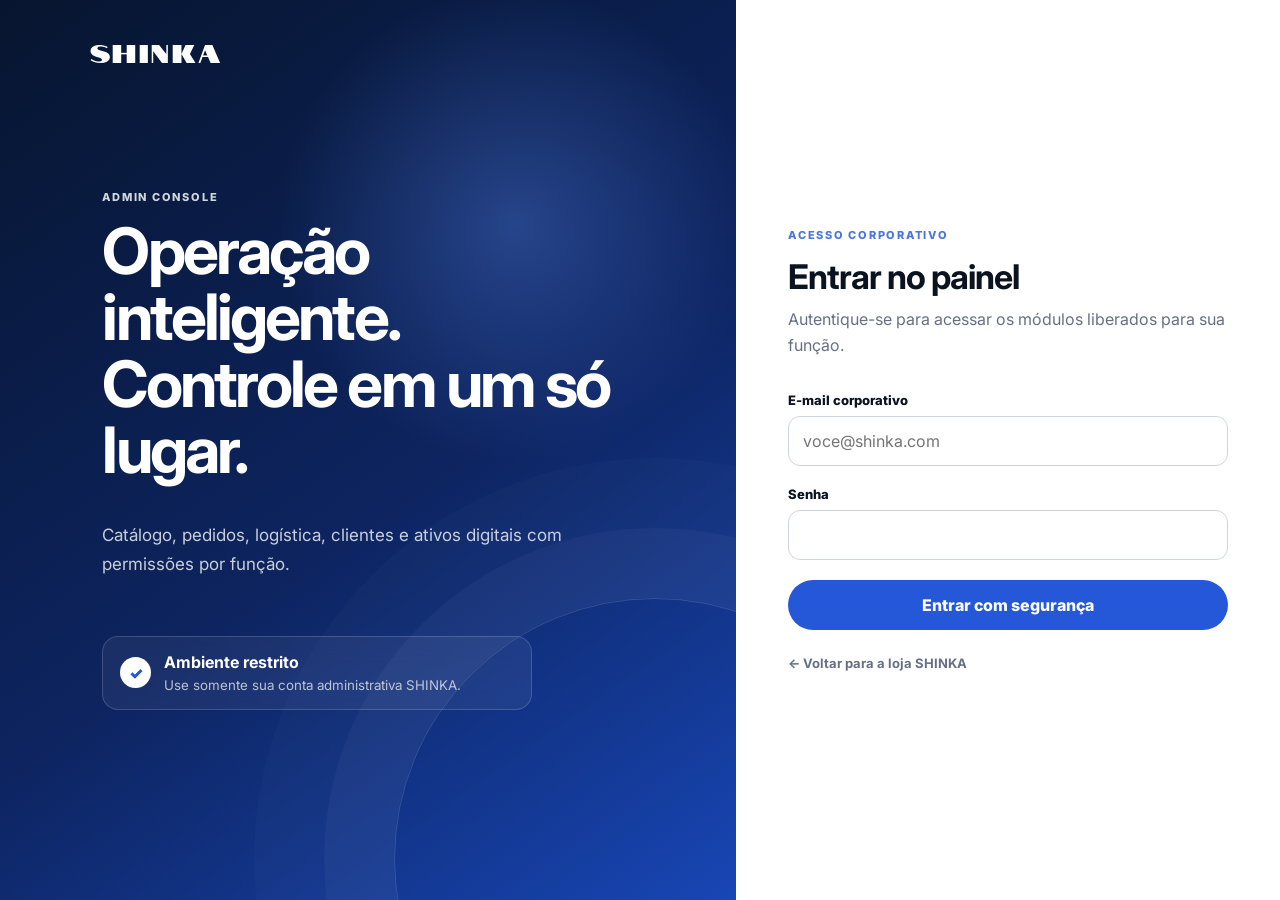
<file: public/admin/index.html>
<!DOCTYPE html>
<html lang="pt-BR">
<head>
  <meta charset="UTF-8">
  <meta name="viewport" content="width=device-width, initial-scale=1.0">
  <title>SHINKA Admin — Console</title>
  <meta name="description" content="Console administrativo SHINKA.">
  <link rel="preconnect" href="https://fonts.googleapis.com">
  <link rel="preconnect" href="https://fonts.gstatic.com" crossorigin>
  <link href="https://fonts.googleapis.com/css2?family=Inter:wght@400;500;600;700;800&family=Notable&display=swap" rel="stylesheet">
  <link rel="stylesheet" href="adminStyle.css">
</head>
<body>
  <!--
    SHINKA ADMIN CONSOLE

    O painel é dividido em módulos:
    - Visão geral
    - Catálogo
    - Pedidos / OMS
    - Estoque / CDs
    - Clientes / Suporte
    - Banco de imagens
    - Campanhas
    - Auditoria

    A autorização real é feita no PHP.
    O JavaScript apenas adapta a interface ao papel recebido.
  -->

  <div class="admin-shell">
    <aside class="sidebar" id="sidebar">
      <div class="brand-block">
        <a class="brand" href="../telaPrincipla/index.html">SHINKA</a>
        <span>ADMIN CONSOLE</span>
      </div>

      <nav class="side-nav" aria-label="Módulos administrativos">
        <button class="side-link active" type="button" data-section="dashboard">
          Visão geral
        </button>

        <button class="side-link" type="button" data-section="catalogo">
          Catálogo
        </button>

        <button class="side-link" type="button" data-section="loja">
          Loja / Categorias
        </button>

        <button class="side-link" type="button" data-section="pedidos">
          Pedidos / OMS
        </button>

        <button class="side-link" type="button" data-section="estoque">
          Estoque / CDs
        </button>

        <button class="side-link" type="button" data-section="clientes">
          Clientes / Suporte
        </button>

        <button class="side-link" type="button" data-section="imagens">
          Banco de imagens
        </button>

        <button class="side-link" type="button" data-section="campanhas">
          Campanhas
        </button>

        <button class="side-link" type="button" data-section="auditoria">
          Auditoria
        </button>
      </nav>

      <div class="sidebar-bottom">
        <a class="side-link" href="../telaPrincipla/index.html">
          Voltar à loja
        </a>

        <button class="side-link danger" id="btnLogout" type="button">
          Sair
        </button>
      </div>
    </aside>

    <main class="admin-main">
      <header class="topbar">
        <div class="topbar-title">
          <button
            class="menu-button"
            id="menuButton"
            type="button"
            aria-label="Abrir menu"
          >
            ☰
          </button>

          <div>
            <p class="eyebrow">SHINKA / ADMIN</p>
            <h1 id="pageTitle">Visão geral</h1>
          </div>
        </div>

        <div class="admin-identity">
          <span class="status-dot" id="adminPollingDot" aria-hidden="true"></span>

          <div>
            <strong id="adminName">Carregando…</strong>
            <small id="adminRole">—</small>
            <small id="adminPollingStatus" aria-live="polite">Atualização automática ativada</small>
          </div>
        </div>
      </header>

      <div
        class="alert"
        id="adminAlert"
        role="status"
        aria-live="polite"
      ></div>

      <!-- =====================================================
           DASHBOARD
           ===================================================== -->

      <section class="admin-section active" id="section-dashboard">
        <div class="kpi-grid">
          <article class="kpi-card">
            <span>Clientes</span>
            <strong id="kpiClientes">—</strong>
            <small>Contas ativas</small>
          </article>

          <article class="kpi-card">
            <span>Produtos ativos</span>
            <strong id="kpiProdutos">—</strong>
            <small>No catálogo</small>
          </article>

          <article class="kpi-card">
            <span>Pedidos em fluxo</span>
            <strong id="kpiPedidos">—</strong>
            <small>Pago, separação ou envio</small>
          </article>

          <article class="kpi-card">
            <span>Faturamento</span>
            <strong id="kpiFaturamento">—</strong>
            <small>Pedidos não cancelados</small>
          </article>
        </div>

        <div class="content-grid two">
          <article class="panel">
            <header class="panel-head">
              <div>
                <span class="panel-kicker">OMS</span>
                <h2>Pedidos recentes</h2>
              </div>

              <button
                class="ghost-button"
                type="button"
                data-go="pedidos"
              >
                Ver pedidos
              </button>
            </header>

            <div class="table-wrap">
              <table>
                <thead>
                  <tr>
                    <th>Pedido</th>
                    <th>Cliente</th>
                    <th>Status</th>
                    <th>Total</th>
                  </tr>
                </thead>

                <tbody id="recentOrders"></tbody>
              </table>
            </div>
          </article>

          <article class="panel">
            <header class="panel-head">
              <div>
                <span class="panel-kicker">LOGÍSTICA</span>
                <h2>Estoque crítico</h2>
              </div>

              <button
                class="ghost-button"
                type="button"
                data-go="estoque"
              >
                Abrir estoque
              </button>
            </header>

            <div
              class="list-stack"
              id="lowStockList"
            ></div>
          </article>
        </div>
      </section>

      <!-- =====================================================
           CATÁLOGO
           ===================================================== -->

      <section class="admin-section" id="section-catalogo">
        <div class="section-heading">
          <div>
            <span class="eyebrow">GESTÃO DE CATÁLOGO</span>
            <h2>Produtos</h2>
            <p>
              Produtos, preços, cores, variações e imagens.
            </p>
          </div>

          <button
            class="primary-button auto"
            id="newProductButton"
            type="button"
          >
            + Novo produto
          </button>
        </div>

        <article class="panel catalog-panel">
          <div class="catalog-search-panel">
            <label class="catalog-search-wide">
              <span>Pesquisar no catálogo</span>
              <input type="search" id="catalogSearch" placeholder="Nome, SKU, família ou categoria">
            </label>
          </div>
          <div class="catalog-filter-panel" aria-label="Filtros do catálogo">
            <div class="filter-panel-title"><span>FILTROS</span><strong>Refine os produtos exibidos</strong></div>
            <label><span>Categoria</span><select id="catalogCategoryFilter"><option value="">Todas as categorias</option></select></label>
            <label><span>Status</span><select id="catalogStatusFilter"><option value="">Todos</option><option value="ativo">Ativos</option><option value="inativo">Inativos</option></select></label>
            <label class="catalog-check"><input type="checkbox" id="catalogLowStockFilter"><span>Estoque baixo</span></label>
            <button class="ghost-button" id="catalogClearFilters" type="button">Limpar filtros</button>
          </div>
          <div class="catalog-results-bar">
            <span id="catalogResultCount">0 produtos</span>
          </div>
          <div class="table-wrap">
            <table>
              <thead>
                <tr>
                  <th>Produto</th>
                  <th>Categoria</th>
                  <th>Variações</th>
                  <th>Preço</th>
                  <th>Estoque</th>
                  <th>Status</th>
                  <th>Ações</th>
                </tr>
              </thead>

              <tbody id="productTableBody"></tbody>
            </table>
          </div>
        </article>
      </section>

      <!-- =====================================================
           LOJA / CATEGORIAS
           ===================================================== -->

      <section class="admin-section" id="section-loja">
        <div class="section-heading">
          <div>
            <span class="eyebrow">EXPERIÊNCIA DO CLIENTE</span>
            <h2>Loja / Categorias</h2>
            <p>Edite o nome, descrição, textos e tema visual que aparecem nas páginas do cliente.</p>
          </div>
        </div>

        <div class="content-grid two">
          <article class="panel">
            <header class="panel-head"><div><span class="panel-kicker">PERSONALIZAÇÃO</span><h2>Editar categoria</h2></div></header>
            <form class="stack-form" id="categoryForm">
              <input type="hidden" name="id" id="categoryId">
              <label>Categoria<select name="id_selector" id="categorySelector"></select></label>
              <label>Nome<input name="nome" id="categoryName" maxlength="80" required></label>
              <label>Slug<input name="slug" id="categorySlug" maxlength="60" required></label>
              <label>Descrição<input name="descricao" id="categoryDescription" maxlength="255"></label>
              <label>Tema visual<select name="tema" id="categoryTheme"><option value="smartphones">Smartphones / azul</option><option value="notebooks">Notebooks / dourado</option><option value="tablets">Tablets / verde</option><option value="tv">TVs / violeta</option><option value="default">SHINKA / padrão</option></select></label>
              <label>Texto de destaque<input name="destaque_texto" id="categoryHighlight" maxlength="180" placeholder="Ex.: Inovação que acompanha seu ritmo."></label>
              <label>Texto principal da página cliente<input name="hero_texto" id="categoryHero" maxlength="255" placeholder="Texto exibido no topo da categoria."></label>
              <label class="check-inline"><input type="checkbox" name="ativo" id="categoryActive" value="1" checked> Ativa para o cliente</label>
              <button class="primary-button" type="submit">Salvar categoria</button>
            </form>
          </article>
          <article class="panel">
            <header class="panel-head"><div><span class="panel-kicker">CATÁLOGO</span><h2>Categorias cadastradas</h2></div></header>
            <div class="table-wrap"><table><thead><tr><th>Categoria</th><th>Tema</th><th>Status</th><th>Ações</th></tr></thead><tbody id="categoriesTableBody"></tbody></table></div>
            <div style="padding:18px 20px"><button class="ghost-button full" id="newCategoryButton" type="button">+ Nova categoria</button></div>
          </article>
        </div>
      </section>

      <!-- =====================================================
           PEDIDOS
           ===================================================== -->

      <section class="admin-section" id="section-pedidos">
        <div class="section-heading">
          <div>
            <span class="eyebrow">ORDER MANAGEMENT SYSTEM</span>
            <h2>Pedidos</h2>
            <p>
              Fluxo operacional do pagamento até a entrega.
            </p>
          </div>
        </div>

        <article class="panel">
          <div class="table-wrap">
            <table>
              <thead>
                <tr>
                  <th>Pedido</th>
                  <th>Cliente</th>
                  <th>Status</th>
                  <th>Total</th>
                  <th>Entrega</th>
                  <th>Ação</th>
                </tr>
              </thead>

              <tbody id="ordersTableBody"></tbody>
            </table>
          </div>
        </article>
      </section>

      <!-- =====================================================
           ESTOQUE
           ===================================================== -->

      <section class="admin-section" id="section-estoque">
        <div class="section-heading">
          <div>
            <span class="eyebrow">SUPPLY CHAIN</span>
            <h2>Estoque por centro</h2>
            <p>
              Adicione, remova ou defina o saldo de cada CD. O total do produto acompanha as movimentações.
            </p>
          </div>
        </div>

        <div class="content-grid two">
          <article class="panel">
            <header class="panel-head">
              <div>
                <span class="panel-kicker">MOVIMENTAÇÃO</span>
                <h2>Atualizar estoque</h2>
              </div>
            </header>

            <form class="stack-form" id="stockForm" novalidate>
              <label>
                Produto
                <select
                  id="stockProduct"
                  name="produto_id"
                  required
                ></select>
              </label>

              <label>
                Centro de distribuição
                <select
                  id="stockCenter"
                  name="centro_id"
                  required
                ></select>
              </label>

              <div class="stock-op" role="radiogroup" aria-label="Tipo de movimentação">
                <label class="stock-op-option">
                  <input type="radio" name="operacao" value="adicionar" checked>
                  <span>Adicionar</span>
                </label>
                <label class="stock-op-option is-remove">
                  <input type="radio" name="operacao" value="remover">
                  <span>Remover</span>
                </label>
                <label class="stock-op-option">
                  <input type="radio" name="operacao" value="definir">
                  <span>Definir saldo</span>
                </label>
              </div>

              <label>
                <span id="stockQuantityLabel">Quantidade a adicionar</span>
                <input
                  id="stockQuantity"
                  name="quantidade"
                  type="number"
                  min="1"
                  step="1"
                  inputmode="numeric"
                  autocomplete="off"
                  required
                >
              </label>

              <p class="stock-preview" id="stockPreview" aria-live="polite"></p>

              <button
                class="primary-button"
                type="submit"
                id="stockSubmit"
              >
                Adicionar ao estoque
              </button>
            </form>
          </article>

          <article class="panel">
            <header class="panel-head">
              <div>
                <span class="panel-kicker">VISÃO</span>
                <h2>Distribuição</h2>
              </div>
            </header>

            <div
              id="stockTableWrap"
              class="table-wrap"
            ></div>
          </article>
        </div>
      </section>

      <!-- =====================================================
           CLIENTES
           ===================================================== -->

      <section class="admin-section" id="section-clientes">
        <div class="section-heading">
          <div>
            <span class="eyebrow">SUPORTE AO CLIENTE</span>
            <h2>Clientes</h2>
            <p>
              Histórico resumido das compras.
            </p>
          </div>
        </div>

        <article class="panel">
          <div class="table-wrap">
            <table>
              <thead>
                <tr>
                  <th>Cliente</th>
                  <th>E-mail</th>
                  <th>Pedidos</th>
                  <th>Total comprado</th>
                  <th>Cadastro</th>
                  <th>Histórico</th>
                </tr>
              </thead>

              <tbody id="clientsTableBody"></tbody>
            </table>
          </div>
        </article>
      </section>

      <!-- =====================================================
           CAMPANHAS
           ===================================================== -->

      <section class="admin-section" id="section-campanhas">
        <div class="section-heading">
          <div>
            <span class="eyebrow">MARKETING</span>
            <h2>Campanhas</h2>
            <p>
              Banners do carrossel da página inicial e regras de desconto.
            </p>
          </div>
        </div>

        <div class="content-grid two">
          <article class="panel">
            <header class="panel-head">
              <div>
                <span class="panel-kicker">BANNERS DO CARROSSEL</span>
                <h2>Banner da Home</h2>
              </div>
            </header>
            <p class="panel-help">
              Os banners ativos desta lista aparecem no carrossel da página inicial.
              Primeiro envie a imagem em <strong>Banco de imagens</strong> e depois selecione-a aqui.
              A <strong>Ordem</strong> define a posição do slide.
            </p>

            <form
              id="bannerForm"
              class="stack-form"
            >
              <label>
                Título
                <input
                  name="titulo"
                  maxlength="160"
                  required
                >
              </label>

              <label>
                Subtítulo
                <input
                  name="subtitulo"
                  maxlength="255"
                >
              </label>

              <label>
                Link
                <input
                  name="link"
                  maxlength="255"
                  placeholder="categoria/smartphones/smartphones.html"
                >
              </label>

              <label>
                Imagem
                <select
                  name="imagem_id"
                  id="bannerImageId"
                >
                  <option value="">Sem imagem</option>
                </select>
              </label>

              <label>
                Ordem
                <input
                  name="ordem"
                  type="number"
                  value="0"
                >
              </label>

              <label class="check-inline">
                <input
                  name="ativo"
                  type="checkbox"
                  value="1"
                  checked
                >
                Ativo
              </label>

              <button
                class="primary-button"
                type="submit"
              >
                Criar banner
              </button>
            </form>

            <div class="table-wrap">
              <table>
                <thead>
                  <tr>
                    <th>Banner</th>
                    <th>Ordem</th>
                    <th>Status</th>
                    <th>Ação</th>
                  </tr>
                </thead>

                <tbody id="bannersTableBody"></tbody>
              </table>
            </div>
          </article>

          <article class="panel">
            <header class="panel-head">
              <div>
                <span class="panel-kicker">DESCONTOS</span>
                <h2>Regra / cupom</h2>
              </div>
            </header>

            <form
              id="couponForm"
              class="stack-form"
            >
              <label>
                Código
                <input
                  name="codigo"
                  maxlength="60"
                  placeholder="SHINKA10"
                  required
                >
              </label>

              <label>
                Descrição
                <input
                  name="descricao"
                  maxlength="255"
                >
              </label>

              <label>
                Tipo
                <select name="tipo">
                  <option value="percentual">
                    Percentual
                  </option>
                  <option value="valor">
                    Valor fixo
                  </option>
                </select>
              </label>

              <label>
                Valor
                <input
                  name="valor"
                  inputmode="decimal"
                  placeholder="10"
                >
              </label>

              <label>
                Pedido mínimo
                <input
                  name="valor_minimo"
                  inputmode="decimal"
                  placeholder="0"
                >
              </label>

              <label>
                Limite de uso
                <input
                  name="limite_uso"
                  type="number"
                  min="1"
                  placeholder="Sem limite"
                >
              </label>

              <button
                class="primary-button"
                type="submit"
              >
                Criar regra
              </button>
            </form>

            <div class="table-wrap">
              <table>
                <thead>
                  <tr>
                    <th>Código</th>
                    <th>Tipo</th>
                    <th>Valor</th>
                    <th>Status</th>
                  </tr>
                </thead>

                <tbody id="couponsTableBody"></tbody>
              </table>
            </div>
          </article>
        </div>
      </section>

      <!-- =====================================================
           BANCO DE IMAGENS
           ===================================================== -->

      <section class="admin-section" id="section-imagens">
        <div class="section-heading">
          <div>
            <span class="eyebrow">ASSET MANAGEMENT / MATRIZ DE SKUS</span>
            <h2>Mídia e variantes</h2>
            <p>
              Fotos globais ficam no Produto Pai; fotos específicas ficam na cor/SKU Filho.
              A primeira foto de cada lote é a thumbnail daquela variante.
            </p>
          </div>
        </div>

        <div class="content-grid two">
          <article class="panel upload-panel">
            <header class="panel-head">
              <div>
                <span class="panel-kicker">NOVA MÍDIA</span>
                <h2>Adicionar imagem</h2>
              </div>
            </header>

            <form
              id="imageUploadForm"
              class="stack-form"
            >
              <label>
                Arquivo
                <input
                  type="file"
                  name="imagem"
                  accept="image/jpeg,image/png,image/webp,image/gif,image/avif"
                  required
                >
              </label>

              <label>
                Texto alternativo
                <input type="text" name="alt_text" maxlength="255" placeholder="Ex.: SHINKA Mirai Z na cor Verde">
              </label>
              <div class="upload-drop-hint">JPG, PNG, WEBP, GIF ou AVIF, até <strong>10 MB</strong>. O arquivo que você selecionar é processado e salvo automaticamente em <code>C:\xampp\htdocs\img\produtos</code>. Para banners, as derivadas ficam em <code>C:\xampp\htdocs\img\banners</code>. O MySQL guarda o caminho do arquivo. O limite efetivo também depende do <code>upload_max_filesize</code>/<code>post_max_size</code> do PHP.</div>

              <button
                class="primary-button"
                type="submit"
              >
                Salvar em img
              </button>
            </form>

          </article>

          <article class="panel">
            <header class="panel-head">
              <div>
                <span class="panel-kicker">BIBLIOTECA</span>
                <h2>Imagens salvas em img</h2>
              </div>
            </header>

            <div
              class="image-grid"
              id="imageGrid"
            ></div>
          </article>
        </div>
      </section>

      <!-- =====================================================
           AUDITORIA
           ===================================================== -->

      <section class="admin-section" id="section-auditoria">
        <div class="section-heading">
          <div>
            <span class="eyebrow">GOVERNANÇA</span>
            <h2>Auditoria</h2>
            <p>
              Operações administrativas mais recentes. Mostramos 5 por vez; use "Ver mais" para expandir.
            </p>
          </div>
        </div>

        <article class="panel catalog-panel">
          <div class="catalog-search-panel">
            <label class="catalog-search-wide">
              <span>Pesquisar na auditoria</span>
              <input type="search" id="auditSearch" placeholder="Usuário, ação, entidade, ID ou detalhe" autocomplete="off">
            </label>
          </div>
          <div class="catalog-filter-panel audit-filter-panel" aria-label="Filtros da auditoria">
            <div class="filter-panel-title"><span>FILTROS</span><strong>Refine os eventos exibidos</strong></div>
            <label><span>Entidade</span><select id="auditEntityFilter"><option value="">Todas</option></select></label>
            <label><span>Ação</span><select id="auditActionFilter"><option value="">Todas</option></select></label>
            <button class="ghost-button" id="auditClearFilters" type="button">Limpar filtros</button>
          </div>
          <div class="catalog-results-bar">
            <span id="auditResultCount" aria-live="polite">0 eventos</span>
          </div>
          <div class="table-wrap">
            <table>
              <thead>
                <tr>
                  <th>Data</th>
                  <th>Usuário</th>
                  <th>Ação</th>
                  <th>Entidade</th>
                  <th>ID</th>
                  <th>Detalhes</th>
                </tr>
              </thead>

              <tbody id="logsTableBody"></tbody>
            </table>
          </div>
          <div class="show-more-wrap" id="auditMoreWrap" hidden>
            <button class="show-more-button" id="auditShowMore" type="button">Ver mais</button>
            <button class="show-more-button" id="auditShowLess" type="button" hidden>Ver menos</button>
          </div>
        </article>
      </section>
    </main>
  </div>

  <!-- =======================================================
       MODAL DE PRODUTO
       ======================================================= -->

  <dialog id="productDialog" class="product-dialog">
    <form id="productForm">
      <header class="dialog-head dialog-head-sticky">
        <div>
          <span class="panel-kicker">CATÁLOGO</span>
          <h2 id="dialogTitle">Novo produto</h2>
          <p class="dialog-subtitle">Cadastre o produto por etapas, sem misturar informações.</p>
        </div>
        <button class="close-button" id="closeProductDialog" type="button" aria-label="Fechar">
          <span aria-hidden="true">×</span>
        </button>
      </header>

      <input type="hidden" name="id" id="productId">

      <div class="product-editor-body">
        <section class="editor-section">
          <div class="editor-section-head">
            <div>
              <span class="panel-kicker">01 · IDENTIFICAÇÃO</span>
              <h3>Informações principais</h3>
              <p>Nome, categoria e organização interna do produto.</p>
            </div>
          </div>
          <div class="form-grid">
            <label>
              <span>Nome do produto</span>
              <input name="nome" id="productName" maxlength="160" required placeholder="Ex.: SHINKA Mirai Pro">
            </label>
            <label>
              <span>Categoria</span>
              <select name="categoria_id" id="productCategory" required></select>
            </label>
            <label>
              <span>Família / linha</span>
              <input name="familia" id="productFamily" maxlength="100" placeholder="Ex.: Mirai Pro">
            </label>
            <label>
              <span>Slug</span>
              <input name="slug" id="productSlug" maxlength="180" placeholder="mirai-pro">
              <small class="field-help">Pode deixar em branco para o sistema usar o nome.</small>
            </label>
            <label class="span-2">
              <span>Descrição curta</span>
              <textarea name="descricao" id="productDescription" rows="3" placeholder="Explique o principal benefício do produto."></textarea>
            </label>
            <label class="span-2">
              <span>Especificações</span>
              <input name="especificacoes" id="productSpecs" placeholder="Separe os itens com •">
              <small class="field-help">Ex.: 256GB • 120Hz • 5G</small>
            </label>
          </div>
        </section>

        <section class="editor-section editor-section-muted">
          <div class="editor-section-head">
            <div>
              <span class="panel-kicker">02 · PREÇO E ESTOQUE</span>
              <h3>Valores comerciais</h3>
              <p>Defina preço, promoção e posicionamento do produto.</p>
            </div>
          </div>
          <div class="form-grid">
            <label>
              <span>Preço base</span>
              <div class="input-prefix"><b>R$</b><input name="preco" id="productPrice" inputmode="decimal" required placeholder="0,00"></div>
            </label>
            <label>
              <span>Preço promocional</span>
              <div class="input-prefix"><b>R$</b><input name="preco_promocional" id="productPromoPrice" inputmode="decimal" placeholder="Opcional"></div>
            </label>
            <label>
              <span>Preço anterior</span>
              <div class="input-prefix"><b>R$</b><input name="preco_anterior" id="productOldPrice" inputmode="decimal" placeholder="Opcional"></div>
            </label>
            <label>
              <span>Selo</span>
              <input name="badge" id="productBadge" maxlength="80" placeholder="Ex.: Mais vendido">
            </label>
            <label>
              <span>Peso (kg)</span>
              <input name="peso_kg" id="productWeight" inputmode="decimal" min="0.01" step="0.01" placeholder="Ex.: 0,85">
            </label>
            <label>
              <span>Altura (cm)</span>
              <input name="altura_cm" id="productHeight" inputmode="decimal" min="1" step="0.1" placeholder="Ex.: 10">
            </label>
            <label>
              <span>Largura (cm)</span>
              <input name="largura_cm" id="productWidth" inputmode="decimal" min="1" step="0.1" placeholder="Ex.: 20">
            </label>
            <label>
              <span>Comprimento (cm)</span>
              <input name="comprimento_cm" id="productLength" inputmode="decimal" min="1" step="0.1" placeholder="Ex.: 30">
            </label>
            <small class="field-help span-2">Esses dados entram no cálculo do frete. Produtos antigos sem medidas usam os padrões configurados até serem editados.</small>
          </div>
        </section>

        <section class="editor-section">
          <div class="editor-section-head">
            <div>
              <span class="panel-kicker">03 · MÍDIA</span>
              <h3>Imagem principal</h3>
              <p>Escolha a imagem exibida primeiro no catálogo.</p>
            </div>
          </div>
          <div class="editor-media-row">
            <label class="editor-media-field">
              <span>Biblioteca de imagens</span>
              <select name="imagem_id" id="productImageId">
                <option value="">Sem imagem</option>
              </select>
            </label>
            <div class="editor-tip">As imagens de cada cor são configuradas na seção de variações.</div>
          </div>
        </section>

        <section class="editor-section">
          <div class="editor-section-head editor-section-head-row">
            <div>
              <span class="panel-kicker">04 · VARIAÇÕES</span>
              <h3>Cores e imagens</h3>
              <p>Uma cor pode ter várias imagens. Use SKU e nome claros para facilitar o estoque.</p>
            </div>
            <button type="button" class="primary-button auto" id="addVariantButton">+ Adicionar cor</button>
          </div>
          <div id="variantList" class="variant-list"></div>
        </section>

        <section class="editor-section editor-section-muted">
          <div class="editor-section-head">
            <div>
              <span class="panel-kicker">05 · PUBLICAÇÃO</span>
              <h3>Status do produto</h3>
              <p>Defina como o produto aparecerá para os clientes.</p>
            </div>
          </div>
          <div class="publication-options">
            <label class="toggle-option">
              <input type="checkbox" name="destaque" id="productFeatured">
              <span><strong>Produto em destaque</strong><small>Prioriza o item em áreas de destaque da loja.</small></span>
            </label>
            <label class="toggle-option">
              <input type="checkbox" name="ativo" id="productActive" checked>
              <span><strong>Ativo no catálogo</strong><small>Permite que o produto seja exibido e comprado.</small></span>
            </label>
          </div>
        </section>
      </div>

      <footer class="dialog-actions dialog-actions-sticky">
        <button class="ghost-button" id="cancelProductButton" type="button">Cancelar</button>
        <button class="primary-button auto" id="saveProductButton" type="submit">Salvar produto</button>
      </footer>
    </form>
  </dialog>

  <!-- =======================================================
       MODAL DE HISTÓRICO
       ======================================================= -->

  <dialog
    id="historyDialog"
    class="product-dialog"
  >
    <section>
      <header class="dialog-head">
        <div>
          <span class="panel-kicker">SUPORTE</span>
          <h2>Histórico do cliente</h2>
        </div>

        <button
          class="close-button"
          id="closeHistory"
          type="button"
          aria-label="Fechar"
        >
          ×
        </button>
      </header>

      <div
        id="historyContent"
        class="history-content"
      ></div>
    </section>
  </dialog>

  <script
    src="adminScript.js"
    defer
  ></script>
</body>
</html>
</file>
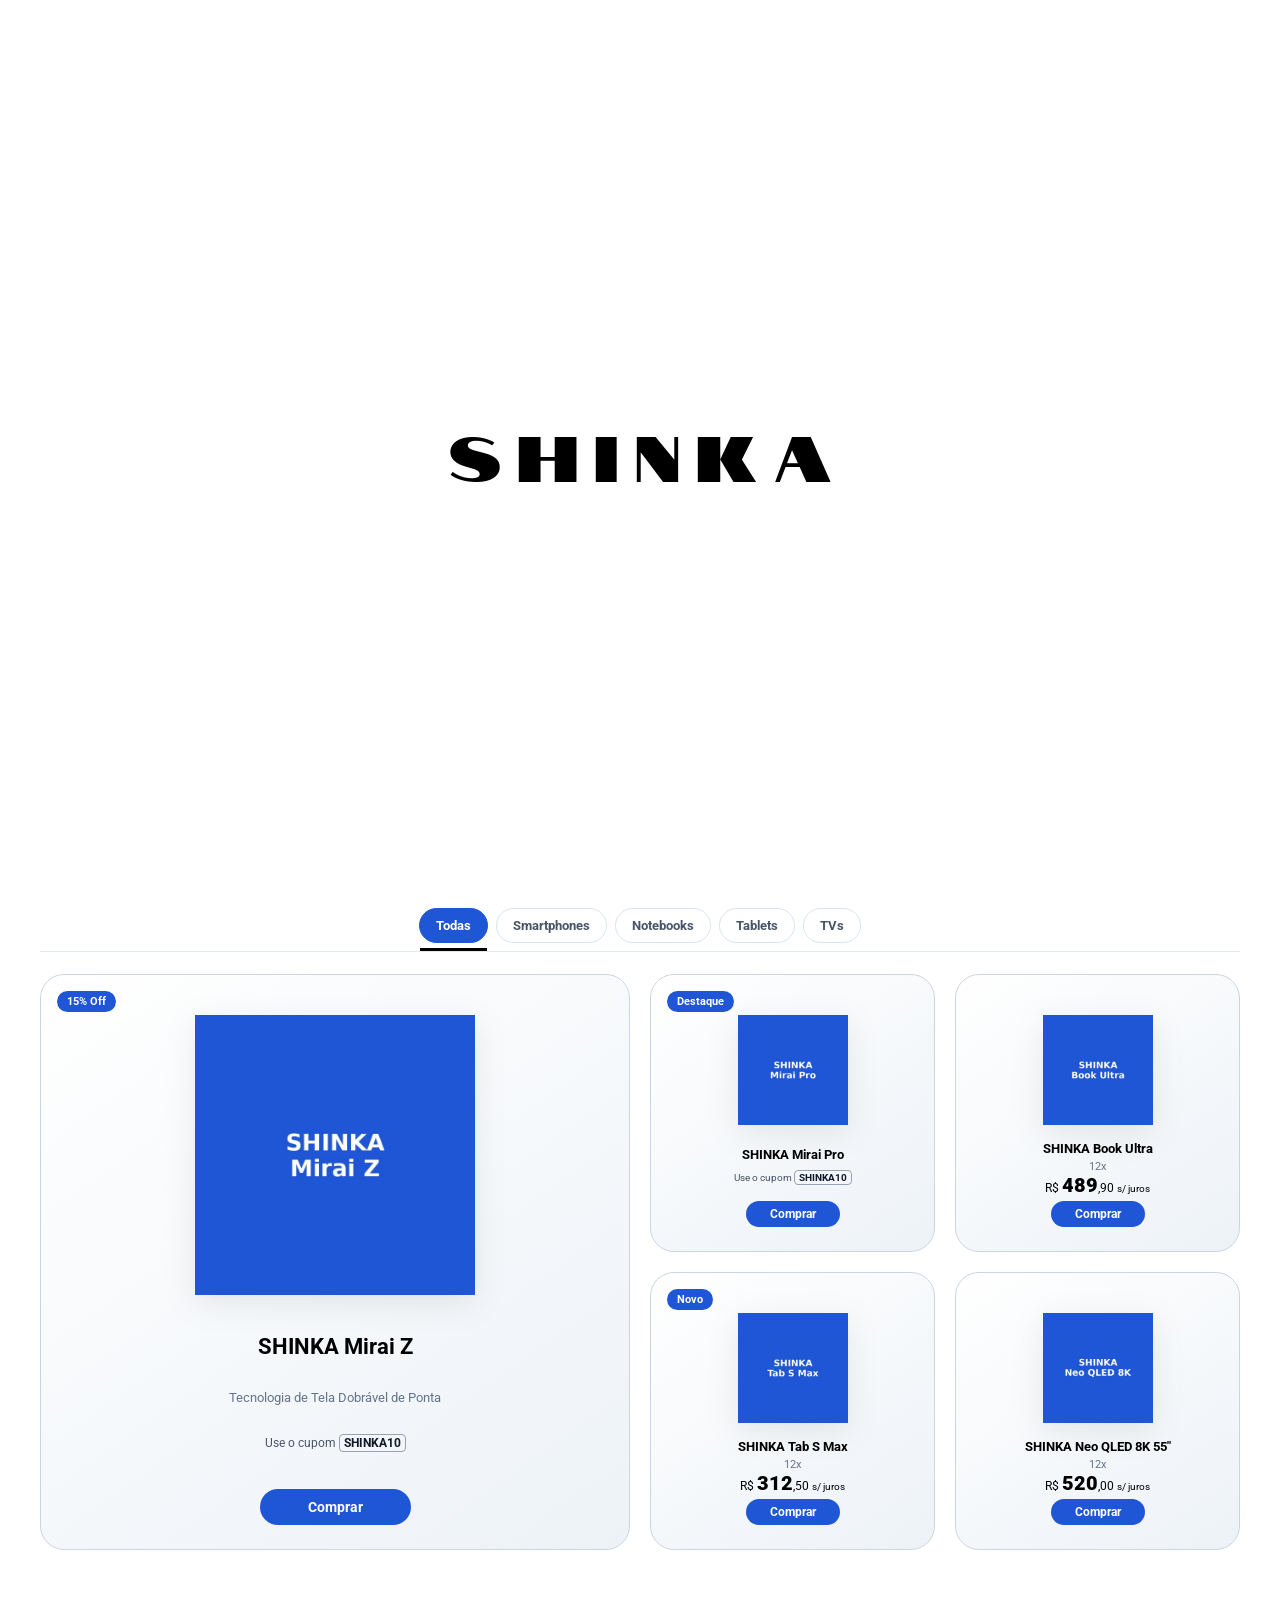
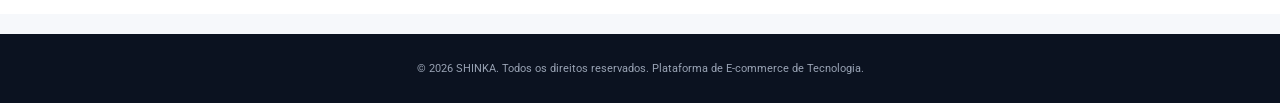
<file: public/telaPrincipla/index.html>
<!DOCTYPE html>
<html lang="pt-BR">
<head>
  <meta charset="UTF-8">
  <meta name="viewport" content="width=device-width, initial-scale=1.0">
  <meta name="description" content="SHINKA — tecnologia, smartphones, notebooks, tablets e TVs.">
  <title>SHINKA - Inovação Acessível</title>
  <link rel="shortcut icon" href="../imagens/favicon-rounded (1).ico" type="image/x-icon">
  <link rel="preconnect" href="https://fonts.googleapis.com">
  <link rel="preconnect" href="https://fonts.gstatic.com" crossorigin>
  <link href="https://fonts.googleapis.com/css2?family=Notable&family=Roboto:wght@300;400;500;700;900&display=swap" rel="stylesheet">
  <link rel="stylesheet" href="styles.css">
  <link rel="stylesheet" href="cliente.css">
</head>
<body class="no-scroll">
  <!-- Introdução de marca: a animação termina antes de liberar o scroll da página. -->
  <div id="intro-loader" class="intro-loader" aria-hidden="true">
    <div class="water-drop" id="waterDrop"></div>
    <div class="intro-brand" id="introBrand">
      <span class="intro-letter" style="--i:0">S</span>
      <span class="intro-letter" style="--i:1">H</span>
      <span class="intro-letter" style="--i:2">I</span>
      <span class="intro-letter" style="--i:3">N</span>
      <span class="intro-letter" style="--i:4">K</span>
      <span class="intro-letter" style="--i:5">A</span>
    </div>
  </div>

  <!-- Filtro SVG usado pelo efeito visual da introdução. -->
  <svg style="display:none" aria-hidden="true">
    <defs>
      <filter id="water-ripple">
        <feTurbulence type="fractalNoise" baseFrequency="0.005 0.008" numOctaves="2" result="noise"></feTurbulence>
        <feDisplacementMap in="SourceGraphic" in2="noise" scale="8" xChannelSelector="R" yChannelSelector="G"></feDisplacementMap>
      </filter>
    </defs>
  </svg>

  <!-- Navegação global da loja. -->
  <header class="header">
    <div class="header-container">
      <a href="index.html" class="logo" aria-label="SHINKA - início">SHINKA</a>
      <nav class="nav" aria-label="Categorias de produtos">
        <ul class="nav-list">
          <li class="nav-item">
            <a href="index.html" class="nav-link nav-link-home" aria-current="page">Home</a>
          </li>
          <li class="nav-item">
            <a href="categoria/smartphones/smartphones.html" class="nav-link">Smartphones</a>
            <div class="mega-menu">
              <div class="mega-menu-content">
                <div class="menu-column">
                  <h4>Série Mirai</h4>
                  <ul>
                    <li><a href="categoria/smartphones/smartphones.html">Mirai Z <span class="badge">Dobrável</span></a></li>
                    <li><a href="categoria/smartphones/smartphones.html">Mirai Pro <span class="badge">Premium</span></a></li>
                    <li><a href="categoria/smartphones/smartphones.html">Mirai Neo <span class="badge">Acessível</span></a></li>
                  </ul>
                </div>
                <div class="menu-column feature-card">
                  <span class="card-tag">Destaque</span>
                  <h5>Mirai Z</h5>
                  <p>O futuro dobrável em suas mãos.</p>
                  <a href="categoria/smartphones/smartphones.html">Ver todos os modelos →</a>
                </div>
              </div>
            </div>
          </li>
          <li class="nav-item">
            <a href="categoria/notebooks/notebooks.html" class="nav-link">Notebooks</a>
            <div class="mega-menu">
              <div class="mega-menu-content">
                <div class="menu-column">
                  <h4>Linha de Altas Performances</h4>
                  <ul>
                    <li><a href="categoria/notebooks/notebooks.html">SHINKA Book Ultra</a></li>
                    <li><a href="categoria/notebooks/notebooks.html">SHINKA Book Pro</a></li>
                    <li><a href="categoria/notebooks/notebooks.html">SHINKA Book Lite</a></li>
                  </ul>
                </div>
                <div class="menu-column feature-card">
                  <span class="card-tag">Produtividade</span>
                  <h5>SHINKA Book Pro</h5>
                  <p>Desempenho máximo para o trabalho e corporativo.</p>
                </div>
              </div>
            </div>
          </li>
          <li class="nav-item">
            <a href="categoria/tablets/tablets.html" class="nav-link">Tablets</a>
            <div class="mega-menu">
              <div class="mega-menu-content">
                <div class="menu-column">
                  <h4>Dispositivos Versáteis</h4>
                  <ul>
                    <li><a href="categoria/tablets/tablets.html">SHINKA Tab S Max</a></li>
                    <li><a href="categoria/tablets/tablets.html">SHINKA Tab Active</a></li>
                  </ul>
                </div>
                <div class="menu-column feature-card">
                  <span class="card-tag">Versatilidade</span>
                  <h5>SHINKA Tab S Max</h5>
                  <p>Portabilidade avançada para entretenimento e criação.</p>
                </div>
              </div>
            </div>
          </li>
          <li class="nav-item">
            <a href="categoria/tv/tv.html" class="nav-link">TVs</a>
            <div class="mega-menu">
              <div class="mega-menu-content">
                <div class="menu-column">
                  <h4>Exibição Avançada</h4>
                  <ul>
                    <li><a href="categoria/tv/tv.html">SHINKA Neo QLED 8K</a></li>
                    <li><a href="categoria/tv/tv.html">SHINKA Ultra Display 4K</a></li>
                    <li><a href="categoria/tv/tv.html">SHINKA Smart Frame</a></li>
                  </ul>
                </div>
                <div class="menu-column feature-card">
                  <span class="card-tag">Cinema em Casa</span>
                  <h5>SHINKA Neo QLED 8K</h5>
                  <p>Imagem de alta definição para seu lar ou empresa.</p>
                </div>
              </div>
            </div>
          </li>
        </ul>
      </nav>
      <div class="header-actions">
        <a class="action-btn" href="carrinho.html" title="Carrinho" aria-label="Carrinho"><svg viewBox="0 0 24 24" aria-hidden="true"><path d="M3 4h2l1.6 10.1a2 2 0 0 0 2 1.7h7.8a2 2 0 0 0 1.9-1.4L20 8H7" fill="none" stroke="currentColor" stroke-width="1.8" stroke-linecap="round" stroke-linejoin="round"/><circle cx="10" cy="19" r="1" fill="currentColor"/><circle cx="17" cy="19" r="1" fill="currentColor"/></svg><span class="cart-badge" data-cart-count>0</span>
        </a>
        <a class="action-btn" href="conta.html" title="Minha Conta" aria-label="Minha Conta">
          <svg width="20" height="20" viewBox="0 0 24 24" fill="none" stroke="currentColor" stroke-width="2" stroke-linecap="round" stroke-linejoin="round" aria-hidden="true"><path d="M20 21v-2a4 4 0 0 0-4-4H8a4 4 0 0 0-4 4v2"></path><circle cx="12" cy="7" r="4"></circle></svg>
        </a>
      </div>
    </div>
  </header>

  <main>
    <!-- Carrossel 100% administrável: os slides são carregados exclusivamente do Admin. -->
    <section class="carousel-section" aria-label="Destaques da SHINKA">
      <div class="carousel-container" id="carousel">
        <div class="carousel-loading" id="carouselLoading" role="status" aria-live="polite">
          Carregando destaques...
        </div>

        <button class="carousel-control prev" id="prevBtn" type="button" aria-label="Anterior" hidden>&#10094;</button>
        <button class="carousel-control next" id="nextBtn" type="button" aria-label="Próximo" hidden>&#10095;</button>
        <div class="carousel-indicators" id="indicators" aria-label="Selecionar slide"></div>
      </div>
    </section>

    <!-- Catálogo visual principal da home. Mantido separado para futuras integrações com o banco. -->
    <section class="products-showcase" id="produtos" aria-labelledby="portfolio-title">
      <div class="showcase-container">
        <h2 class="showcase-title" id="portfolio-title">Conheça o Portfólio de Tecnologia SHINKA</h2>
        <nav aria-label="Filtros do portfólio">
          <div class="showcase-tabs" role="tablist">
            <button class="tab-item active" type="button" data-grid-filter="todas" role="tab" aria-selected="true">Todas</button>
            <button class="tab-item" type="button" data-grid-filter="smartphones" role="tab" aria-selected="false">Smartphones</button>
            <button class="tab-item" type="button" data-grid-filter="notebooks" role="tab" aria-selected="false">Notebooks</button>
            <button class="tab-item" type="button" data-grid-filter="tablets" role="tab" aria-selected="false">Tablets</button>
            <button class="tab-item" type="button" data-grid-filter="tv" role="tab" aria-selected="false">TVs</button>
          </div>
        </nav>

        <div class="grid-container">
          <article class="grid-card card-large" data-grid-category="smartphones">
            <span class="card-badge badge-blue">15% Off</span>
            <figure class="card-image"><img src="imagensTelaPrincipal/mirai-z.jpg" alt="SHINKA Mirai Z" loading="lazy"></figure>
            <h3 class="product-name">SHINKA Mirai Z</h3>
            <p class="product-summary">Tecnologia de Tela Dobrável de Ponta</p>
            <div class="coupon-box">Use o cupom <span>SHINKA10</span></div>
            <a href="categoria/smartphones/smartphones.html" class="btn-buy">Comprar</a>
          </article>

          <div class="grid-subcontainer">
            <article class="grid-card card-small" data-grid-category="smartphones">
              <span class="card-badge badge-blue">Destaque</span>
              <figure class="card-image"><img src="imagensTelaPrincipal/mirai-pro.jpg" alt="SHINKA Mirai Pro" loading="lazy"></figure>
              <h3 class="product-name-sm">SHINKA Mirai Pro</h3>
              <div class="coupon-box-sm">Use o cupom <span>SHINKA10</span></div>
              <a href="categoria/smartphones/smartphones.html" class="btn-buy-sm">Comprar</a>
            </article>

            <article class="grid-card card-small" data-grid-category="notebooks">
              <figure class="card-image"><img src="imagensTelaPrincipal/book-ultra.jpg" alt="SHINKA Book Ultra" loading="lazy"></figure>
              <h3 class="product-name-sm">SHINKA Book Ultra</h3>
              <div class="price-installment">12x</div>
              <div class="price-value">R$ <span>489</span>,90 <small>s/ juros</small></div>
              <a href="categoria/notebooks/notebooks.html" class="btn-buy-sm">Comprar</a>
            </article>

            <article class="grid-card card-small" data-grid-category="tablets">
              <span class="card-badge badge-blue">Novo</span>
              <figure class="card-image"><img src="imagensTelaPrincipal/tab-s-max.jpg" alt="SHINKA Tab S Max" loading="lazy"></figure>
              <h3 class="product-name-sm">SHINKA Tab S Max</h3>
              <div class="price-installment">12x</div>
              <div class="price-value">R$ <span>312</span>,50 <small>s/ juros</small></div>
              <a href="categoria/tablets/tablets.html" class="btn-buy-sm">Comprar</a>
            </article>

            <article class="grid-card card-small" data-grid-category="tv">
              <figure class="card-image"><img src="imagensTelaPrincipal/neo-qled-8k.jpg" alt="SHINKA Neo QLED 8K" loading="lazy"></figure>
              <h3 class="product-name-sm">SHINKA Neo QLED 8K 55&quot;</h3>
              <div class="price-installment">12x</div>
              <div class="price-value">R$ <span>520</span>,00 <small>s/ juros</small></div>
              <a href="categoria/tv/tv.html" class="btn-buy-sm">Comprar</a>
            </article>
          </div>
        </div>
        <div id="catalogFilterResults" class="catalog-filter-results" hidden aria-live="polite"></div>
      </div>
    </section>
  </main>

  <footer class="footer">
    <div class="footer-container">
      <p>&copy; 2026 SHINKA. Todos os direitos reservados. Plataforma de E-commerce de Tecnologia.</p>
    </div>
  </footer>

  <!-- O JS controla apenas a intro, o carrossel e o vídeo; o visual permanece no CSS. -->
  <script src="cliente.js"></script>
  <script src="script.js" defer></script>
</body>
</html>
</file>
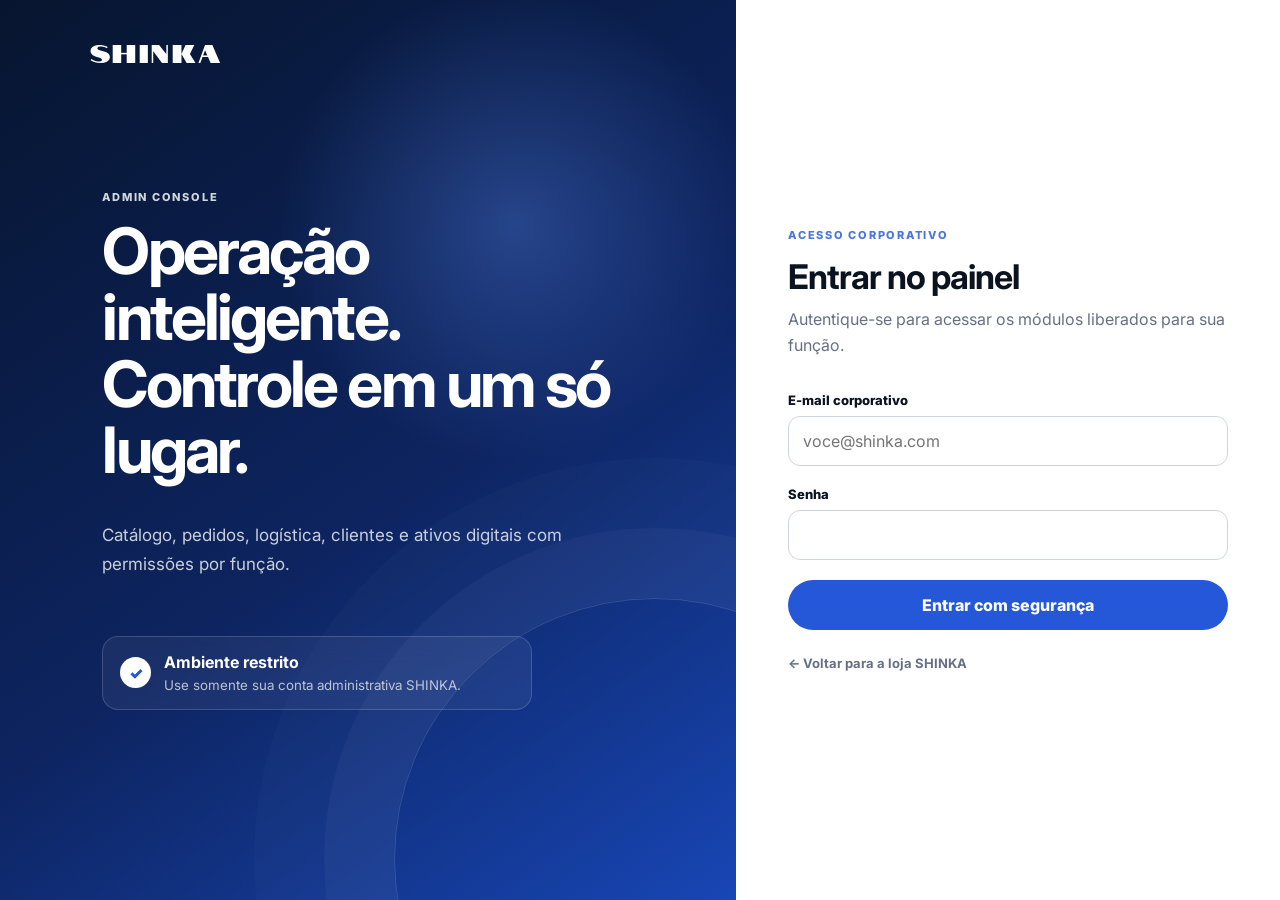
<file: public/admin/login.html>
<!DOCTYPE html>
<html lang="pt-BR">
<head>
  <meta charset="UTF-8">
  <meta name="viewport" content="width=device-width, initial-scale=1.0">
  <title>SHINKA Admin — Acesso corporativo</title>
  <meta name="description" content="Portal restrito para operadores e administradores SHINKA.">
  <link rel="preconnect" href="https://fonts.googleapis.com">
  <link rel="preconnect" href="https://fonts.gstatic.com" crossorigin>
  <link href="https://fonts.googleapis.com/css2?family=Inter:wght@400;500;600;700;800&family=Notable&display=swap" rel="stylesheet">
  <link rel="stylesheet" href="adminLoginStyle.css">
</head>
<body>
  <main class="login-shell">
    <section class="brand-side" aria-labelledby="brandTitle">
      <a class="brand" href="../telaPrincipla/index.html">SHINKA</a>
      <span class="eyebrow">ADMIN CONSOLE</span>
      <h1 id="brandTitle">Operação inteligente.<br>Controle em um só lugar.</h1>
      <p>Catálogo, pedidos, logística, clientes e ativos digitais com permissões por função.</p>
      <div class="security-card">
        <span class="security-icon" aria-hidden="true">✓</span>
        <div><strong>Ambiente restrito</strong><small>Use somente sua conta administrativa SHINKA.</small></div>
      </div>
    </section>

    <section class="form-side" aria-labelledby="loginTitle">
      <div class="login-card">
        <p class="eyebrow">ACESSO CORPORATIVO</p>
        <h2 id="loginTitle">Entrar no painel</h2>
        <p class="intro">Autentique-se para acessar os módulos liberados para sua função.</p>

        <form id="adminLoginForm" novalidate>
          <label class="field">
            <span>E-mail corporativo</span>
            <input id="adminEmail" name="email" type="email" autocomplete="username" placeholder="voce@shinka.com" required>
          </label>

          <label class="field">
            <span>Senha</span>
            <input id="adminPassword" name="senha" type="password" autocomplete="current-password" required>
          </label>

          <p class="form-message" id="loginMessage" role="alert" aria-live="polite"></p>
          <button class="primary-button" id="loginButton" type="submit">Entrar com segurança</button>
        </form>

        <a class="back-link" href="../telaPrincipla/index.html">← Voltar para a loja SHINKA</a>
      </div>
    </section>
  </main>
  <script src="adminLoginScript.js" defer></script>
</body>
</html>
</file>
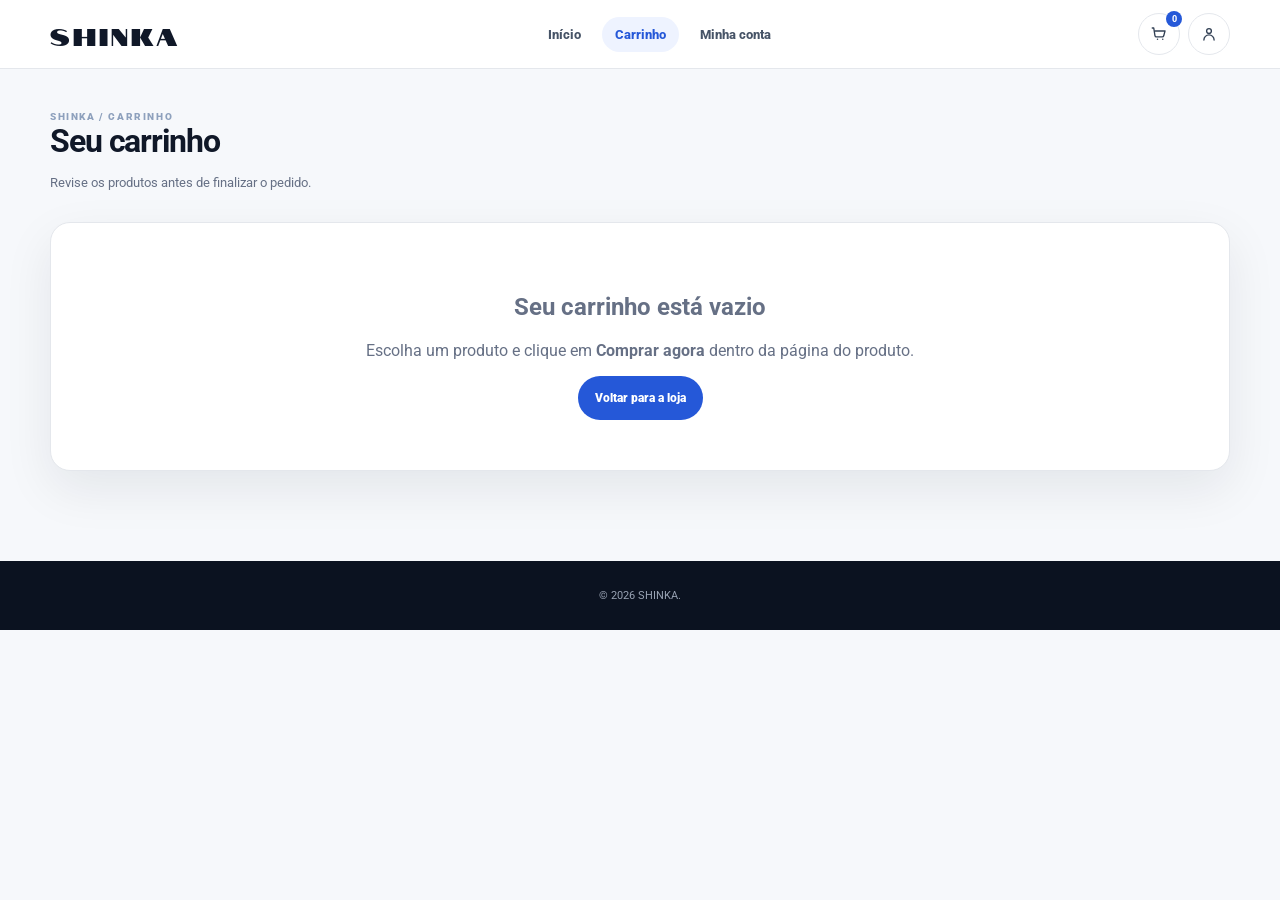
<file: public/telaPrincipla/carrinho.html>
<!DOCTYPE html><html lang="pt-BR"><head><meta charset="UTF-8"><meta name="viewport" content="width=device-width,initial-scale=1"><title>Carrinho | SHINKA</title><link rel="preconnect" href="https://fonts.googleapis.com"><link rel="preconnect" href="https://fonts.gstatic.com" crossorigin><link href="https://fonts.googleapis.com/css2?family=Notable&family=Roboto:wght@300;400;500;700;900&display=swap" rel="stylesheet"><link rel="stylesheet" href="cliente.css"></head><body><header class="client-header"><div class="container client-header-inner"><a class="client-logo" href="index.html">SHINKA</a><nav class="client-nav"><a href="index.html">Início</a><a class="active" href="carrinho.html">Carrinho</a><a href="conta.html">Minha conta</a></nav><div class="client-actions"><span class="icon-pill"><svg viewBox="0 0 24 24" aria-hidden="true"><path d="M3 4h2l1.6 10.1a2 2 0 0 0 2 1.7h7.8a2 2 0 0 0 1.9-1.4L20 8H7" fill="none" stroke="currentColor" stroke-width="1.8" stroke-linecap="round" stroke-linejoin="round"/><circle cx="10" cy="19" r="1" fill="currentColor"/><circle cx="17" cy="19" r="1" fill="currentColor"/></svg><span class="cart-badge" data-cart-count>0</span></span><a class="icon-pill" href="conta.html"><svg viewBox="0 0 24 24" aria-hidden="true"><circle cx="12" cy="8" r="3.2" fill="none" stroke="currentColor" stroke-width="1.8"/><path d="M5.2 20a6.8 6.8 0 0 1 13.6 0" fill="none" stroke="currentColor" stroke-width="1.8" stroke-linecap="round"/></svg></a></div></div></header><main class="page"><div class="container"><div class="section-head"><div><div class="eyebrow">SHINKA / CARRINHO</div><h1 class="page-title">Seu carrinho</h1><p class="muted">Revise os produtos antes de finalizar o pedido.</p></div></div><div id="root"></div></div></main><footer class="footer">© 2026 SHINKA.</footer><script src="cliente.js"></script><script src="carrinho.js"></script></body></html>
</file>
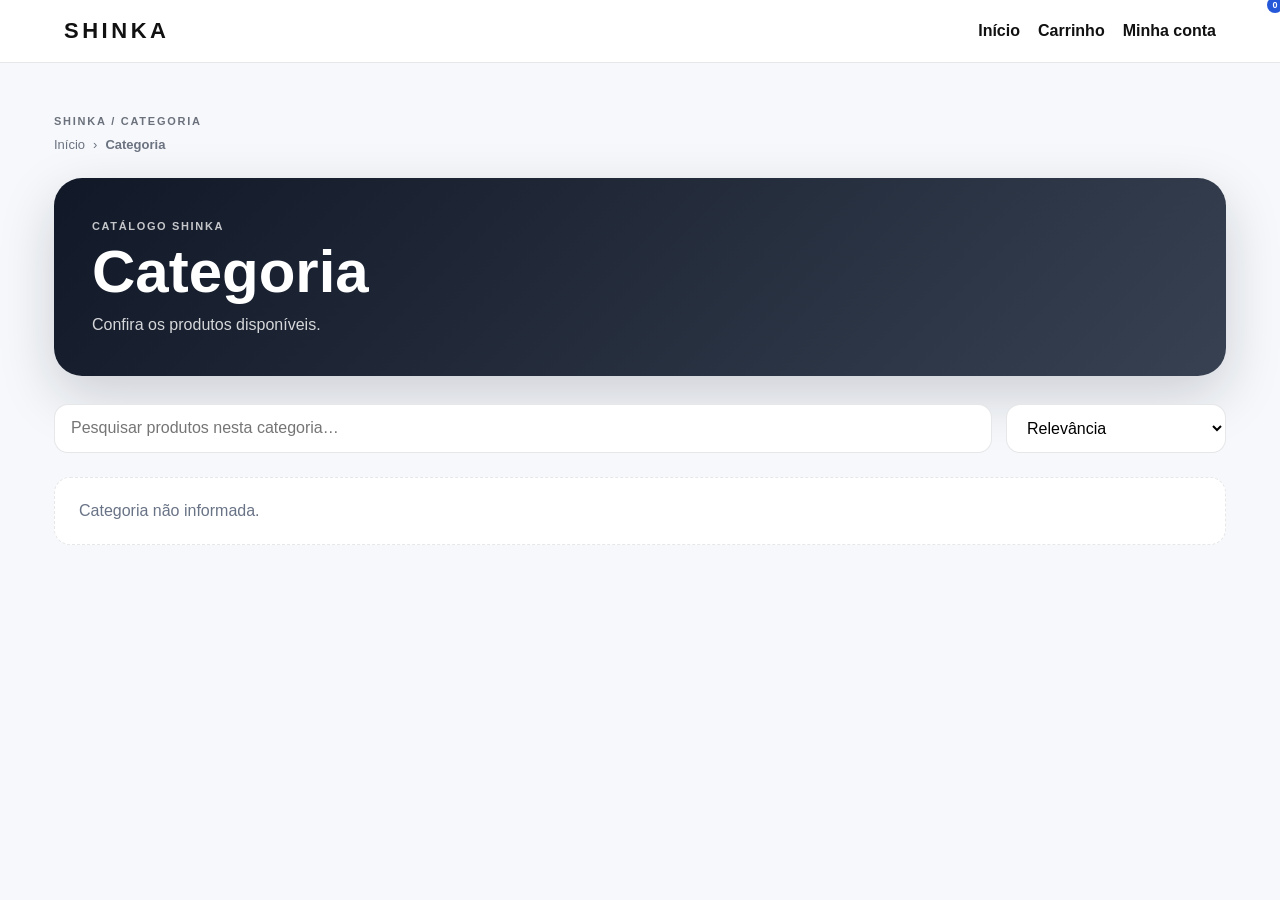
<file: public/telaPrincipla/categoria.html>
<!DOCTYPE html>
<html lang="pt-BR">
<head>
  <meta charset="UTF-8" />
  <meta name="viewport" content="width=device-width, initial-scale=1.0" />
  <title>Categoria — SHINKA</title>
  <link rel="stylesheet" href="cliente.css" />
  <link rel="stylesheet" href="categoria-geral.css" />
</head>
<body data-category="default">
  <header class="category-header">
    <a class="category-logo" href="index.html">SHINKA</a>
    <div class="category-actions">
      <a href="index.html">Início</a>
      <a href="carrinho.html">Carrinho <span class="cart-badge" data-cart-count>0</span></a>
      <a href="conta.html">Minha conta</a>
    </div>
  </header>

  <main class="category-shell">
    <div class="category-eyebrow" id="categoryEyebrow">SHINKA / CATEGORIA</div>
    <nav class="category-breadcrumb"><a href="index.html">Início</a><span>›</span><strong id="categoryBreadcrumb">Categoria</strong></nav>
    <section class="category-hero">
      <div><span class="hero-label" id="heroHighlight">CATÁLOGO SHINKA</span><h1 id="categoryTitle">Categoria</h1><p id="categoryHero">Confira os produtos disponíveis.</p></div>
    </section>
    <div class="category-toolbar">
      <input id="search" type="search" placeholder="Pesquisar produtos nesta categoria…" aria-label="Pesquisar produtos" />
      <select id="sort" aria-label="Ordenar produtos"><option value="relevancia">Relevância</option><option value="menor">Menor preço</option><option value="maior">Maior preço</option><option value="nome">Nome</option></select>
    </div>
    <div id="categoryNotice" class="category-notice" hidden></div>
    <section id="grid" class="category-grid" aria-live="polite"></section>
  </main>

  <script src="cliente.js"></script>
  <script src="categoria.js"></script>
</body>
</html>
</file>
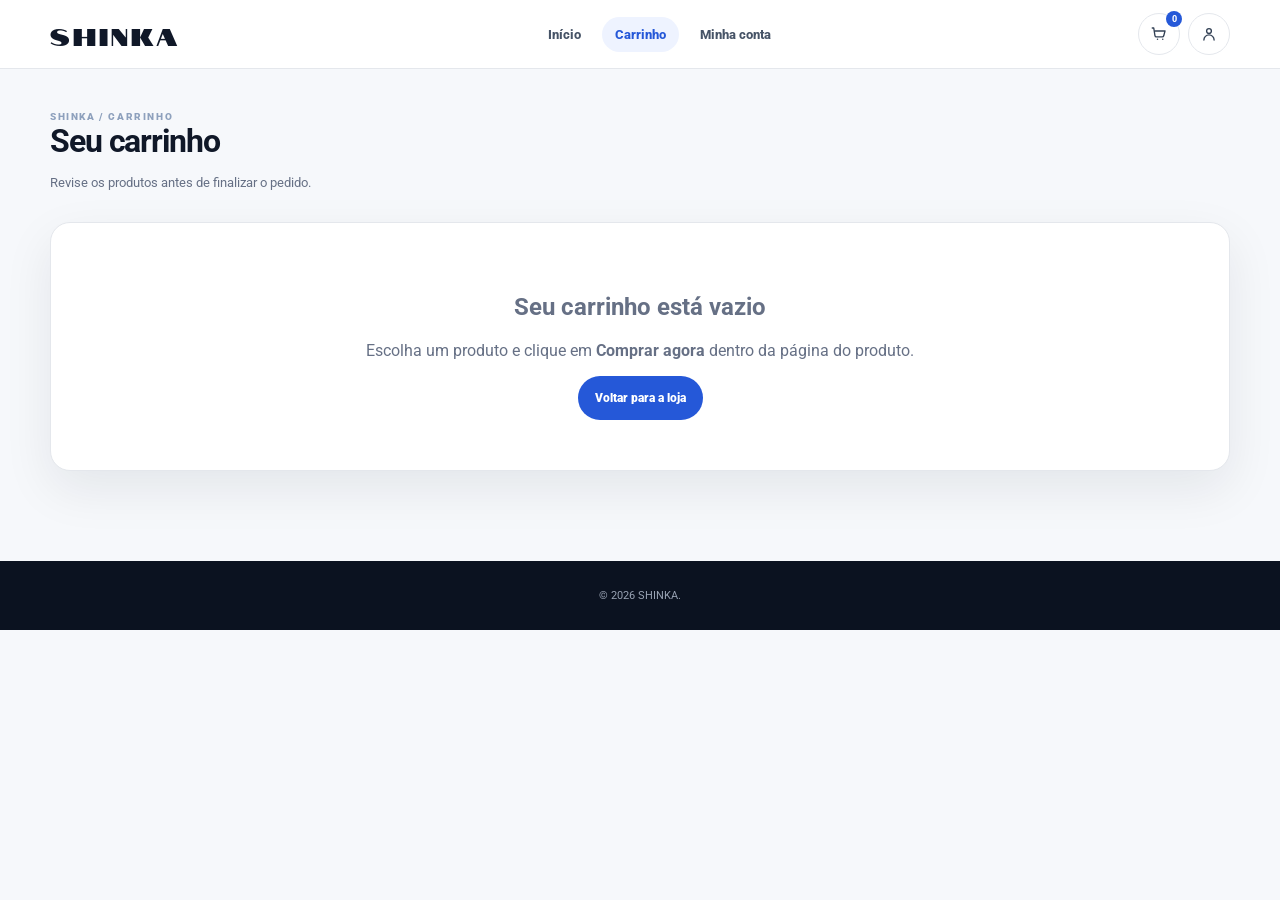
<file: public/telaPrincipla/checkout.html>
<!DOCTYPE html>
<html lang="pt-BR">
<head>
<meta charset="UTF-8">
<meta name="viewport" content="width=device-width, initial-scale=1.0">
<title>Checkout | SHINKA</title>
<link rel="preconnect" href="https://fonts.googleapis.com">
<link rel="preconnect" href="https://fonts.gstatic.com" crossorigin>
<link href="https://fonts.googleapis.com/css2?family=Notable&family=Roboto:wght@300;400;500;700;900&display=swap" rel="stylesheet">
<link rel="stylesheet" href="cliente.css">
<link rel="stylesheet" href="checkout.css">
</head>
<body class="checkout-page">
<header class="checkout-header">
  <div class="checkout-header-inner">
    <a class="client-logo" href="carrinho.html">SHINKA</a>
    <div class="checkout-security"><span class="security-dot"></span> Checkout seguro</div>
  </div>
</header>
<main class="checkout-main">
  <div class="checkout-container">
    <div class="checkout-progress" aria-label="Etapas da compra">
      <span class="active">Informações</span><span>›</span><span>Entrega</span><span>›</span><span>Pagamento</span>
    </div>
    <div id="notice" class="checkout-notice hidden" role="status" aria-live="polite"></div>
    <div class="checkout-layout">
      <form class="checkout-form" id="checkoutForm">
        <section class="checkout-card">
          <div class="checkout-card-head"><div><span class="step-number">1</span><div><h2>Informações de entrega</h2><p>Onde devemos entregar seu pedido?</p></div></div></div>
          <div class="checkout-grid">
            <label class="checkout-field full"><span>Destinatário</span><input name="destinatario" required autocomplete="name"></label>
            <label class="checkout-field"><span>CEP</span><input name="cep" id="cep" inputmode="numeric" maxlength="9" placeholder="00000-000" required autocomplete="postal-code"></label>
            <div class="checkout-inline-help" id="cepHelp" role="status" aria-live="polite">Digite seu CEP para consultar a entrega.</div>
            <label class="checkout-field full"><span>Endereço</span><input name="logradouro" required autocomplete="street-address"></label>
            <label class="checkout-field"><span>Número</span><input name="numero" required></label>
            <label class="checkout-field"><span>Complemento <small>(opcional)</small></span><input name="complemento"></label>
            <label class="checkout-field"><span>Bairro</span><input name="bairro" required></label>
            <label class="checkout-field"><span>Cidade</span><input name="cidade" required autocomplete="address-level2"></label>
            <label class="checkout-field short"><span>UF</span><input name="estado" maxlength="2" required autocomplete="address-level1"></label>
          </div>
        </section>

        <section class="checkout-card">
          <div class="checkout-card-head"><div><span class="step-number">2</span><div><h2>Entrega</h2><p>Escolha como quer receber.</p></div></div></div>
          <div class="shipping-options" id="shippingOptions">
            <label class="shipping-option active"><input type="radio" name="servico_correiros" value="03298" checked><span><strong>PAC</strong><small>Entrega econômica</small></span><b data-shipping-price="03298">Calculando…</b></label>
            <label class="shipping-option"><input type="radio" name="servico_correiros" value="03220"><span><strong>SEDEX</strong><small>Mais rápido</small></span><b data-shipping-price="03220">Calculando…</b></label>
          </div>
          <div id="shippingInfo" class="shipping-info">Digite o CEP para calcular peso, dimensões, valor e prazo.</div>
        </section>

        <section class="checkout-card">
          <div class="checkout-card-head"><div><span class="step-number">3</span><div><h2>Pagamento</h2><p>Simulação de pagamento para demonstração do projeto.</p></div></div><span class="demo-badge">Modo demonstração</span></div>
          <div class="payment-methods" id="paymentMethods">
            <label class="payment-method active"><input type="radio" name="forma_pagamento" value="pix" checked><span class="payment-icon">PIX</span><span><strong>PIX</strong><small>Aprovação simulada imediata</small></span><span class="radio-mark"></span></label>
            <label class="payment-method"><input type="radio" name="forma_pagamento" value="cartao"><span class="payment-icon card">CARD</span><span><strong>Cartão</strong><small>Crédito — dados não são armazenados</small></span><span class="radio-mark"></span></label>
            <label class="payment-method"><input type="radio" name="forma_pagamento" value="boleto"><span class="payment-icon boleto">BOL</span><span><strong>Boleto</strong><small>Emissão simulada</small></span><span class="radio-mark"></span></label>
          </div>
          <div class="payment-preview-row">
            <div id="pixPreview" class="pix-preview"><div class="fake-qr" aria-hidden="true"></div><div><strong>PIX rápido</strong><small>QR visual de demonstração</small><button type="button" id="copyPix" class="mini-copy">Copiar código PIX</button></div></div>
            <div id="cardPreview" class="card-preview" hidden><div class="card-chip"></div><span class="card-brand">SHINKA CARD</span><strong id="previewCardNumber">•••• •••• •••• ••••</strong><small id="previewCardName">NOME DO CARTÃO</small><small id="previewCardExpiry">MM/AA</small></div>
          </div>
          <div id="cardFields" class="card-fields" hidden>
            <div class="checkout-grid">
              <label class="checkout-field full"><span>Número do cartão</span><input name="cartao_numero" inputmode="numeric" autocomplete="cc-number" placeholder="0000 0000 0000 0000"></label>
              <label class="checkout-field"><span>Nome impresso</span><input name="cartao_nome" autocomplete="cc-name"></label>
              <label class="checkout-field"><span>Validade</span><input name="cartao_validade" autocomplete="cc-exp" placeholder="MM/AA"></label>
              <label class="checkout-field short"><span>CVV</span><input name="cartao_cvv" inputmode="numeric" maxlength="4" autocomplete="cc-csc" placeholder="123"></label>
            </div>
          </div>
          <div id="pixCopyStatus" class="payment-simulation-info" hidden></div>
          <div id="paymentSimulationInfo" class="payment-simulation-info">Pagamento aprovado automaticamente no modo de demonstração.</div>
        </section>

        <section class="checkout-card checkout-final-card">
          <div class="coupon-row"><label class="checkout-field"><span>Desconto</span><input name="cupom" placeholder="Cupom promocional"></label><div class="coupon-placeholder">O cupom é validado no servidor.</div></div>
          <button class="checkout-submit" id="submitCheckout" type="submit"><span>Finalizar compra</span><b id="submitTotal">—</b></button>
          <p class="checkout-terms">Ao finalizar, você confirma os dados da compra. Este checkout usa pagamento simulado, sem cobrança real.</p>
        </section>
      </form>

      <aside class="checkout-summary" aria-label="Resumo do pedido">
        <div class="summary-sticky">
          <div class="summary-head"><span>Seu pedido</span><strong id="summaryCount">0 itens</strong></div>
          <div id="summaryItems"></div>
          <div class="summary-divider"></div>
          <div class="summary-total"><span>Subtotal</span><strong id="summarySubtotal">R$ 0,00</strong></div>
          <div class="summary-total"><span>Entrega</span><strong id="summaryShipping">Calculando…</strong></div>
          <div class="summary-total"><span>Desconto</span><strong id="summaryDiscount">R$ 0,00</strong></div>
          <div class="summary-divider"></div>
          <div class="summary-grand"><span>Total</span><strong id="summaryTotal">R$ 0,00</strong></div>
          <div class="summary-trust"><span>✓</span><p>Compra protegida e processamento de pagamento somente para demonstração.</p></div>
        </div>
      </aside>
    </div>
  </div>
</main>
<script src="cliente.js"></script>
<script src="checkout.js"></script>
</body>
</html>
</file>
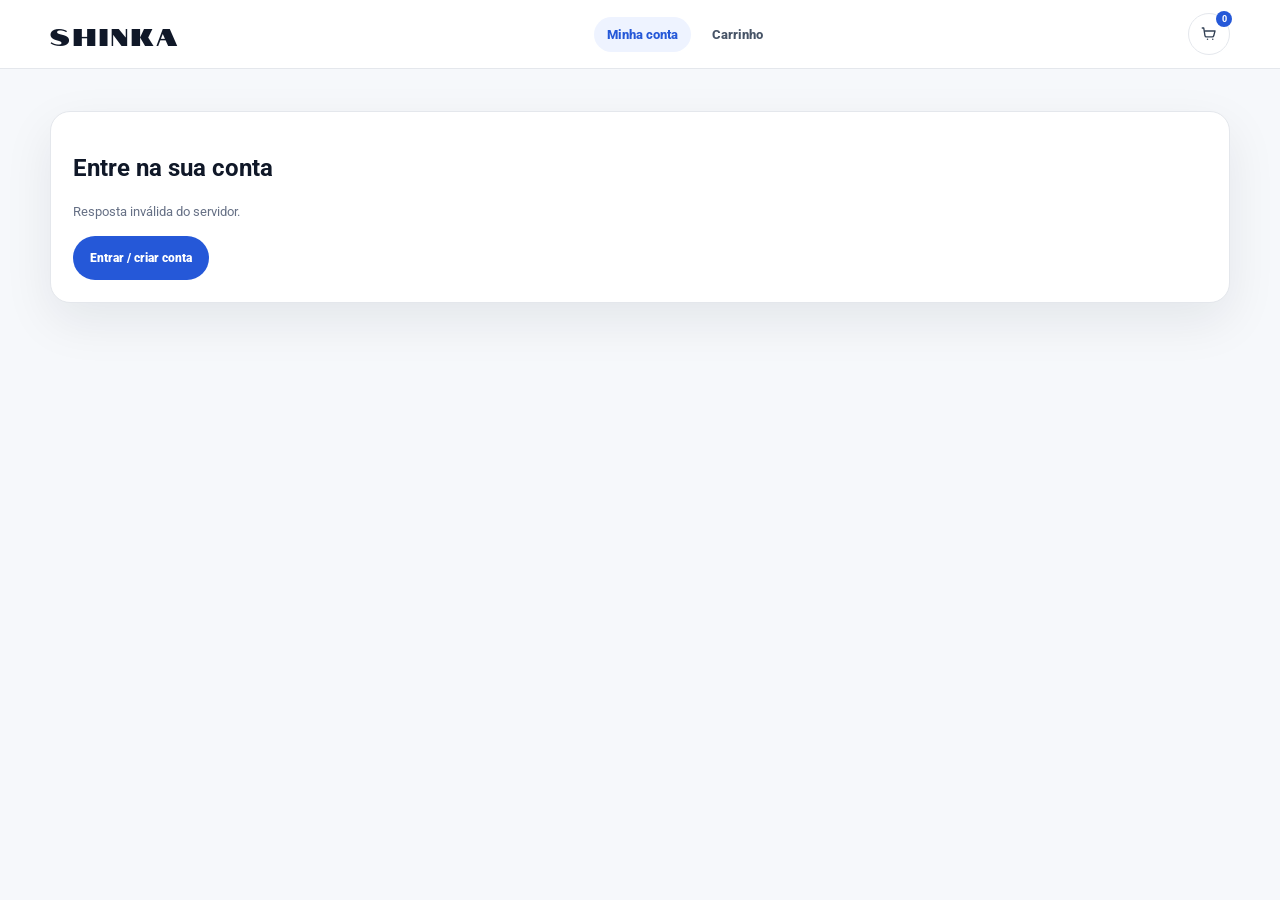
<file: public/telaPrincipla/conta.html>
<!DOCTYPE html><html lang="pt-BR"><head><meta charset="UTF-8"><meta name="viewport" content="width=device-width,initial-scale=1"><title>Minha conta | SHINKA</title><link rel="preconnect" href="https://fonts.googleapis.com"><link rel="preconnect" href="https://fonts.gstatic.com" crossorigin><link href="https://fonts.googleapis.com/css2?family=Notable&family=Roboto:wght@300;400;500;700;900&display=swap" rel="stylesheet"><link rel="stylesheet" href="cliente.css"></head><body><header class="client-header"><div class="container client-header-inner"><a class="client-logo" href="index.html">SHINKA</a><div class="client-nav"><a class="active" href="conta.html">Minha conta</a><a href="carrinho.html">Carrinho</a></div><div class="client-actions"><a class="icon-pill" href="carrinho.html"><svg viewBox="0 0 24 24" aria-hidden="true"><path d="M3 4h2l1.6 10.1a2 2 0 0 0 2 1.7h7.8a2 2 0 0 0 1.9-1.4L20 8H7" fill="none" stroke="currentColor" stroke-width="1.8" stroke-linecap="round" stroke-linejoin="round"/><circle cx="10" cy="19" r="1" fill="currentColor"/><circle cx="17" cy="19" r="1" fill="currentColor"/></svg><span class="cart-badge" data-cart-count>0</span></a></div></div></header><main class="page"><div class="container"><div id="root"><div class="panel panel-pad">Carregando sua conta...</div></div></div></main><script src="cliente.js"></script><script src="conta.js"></script></body></html>
</file>
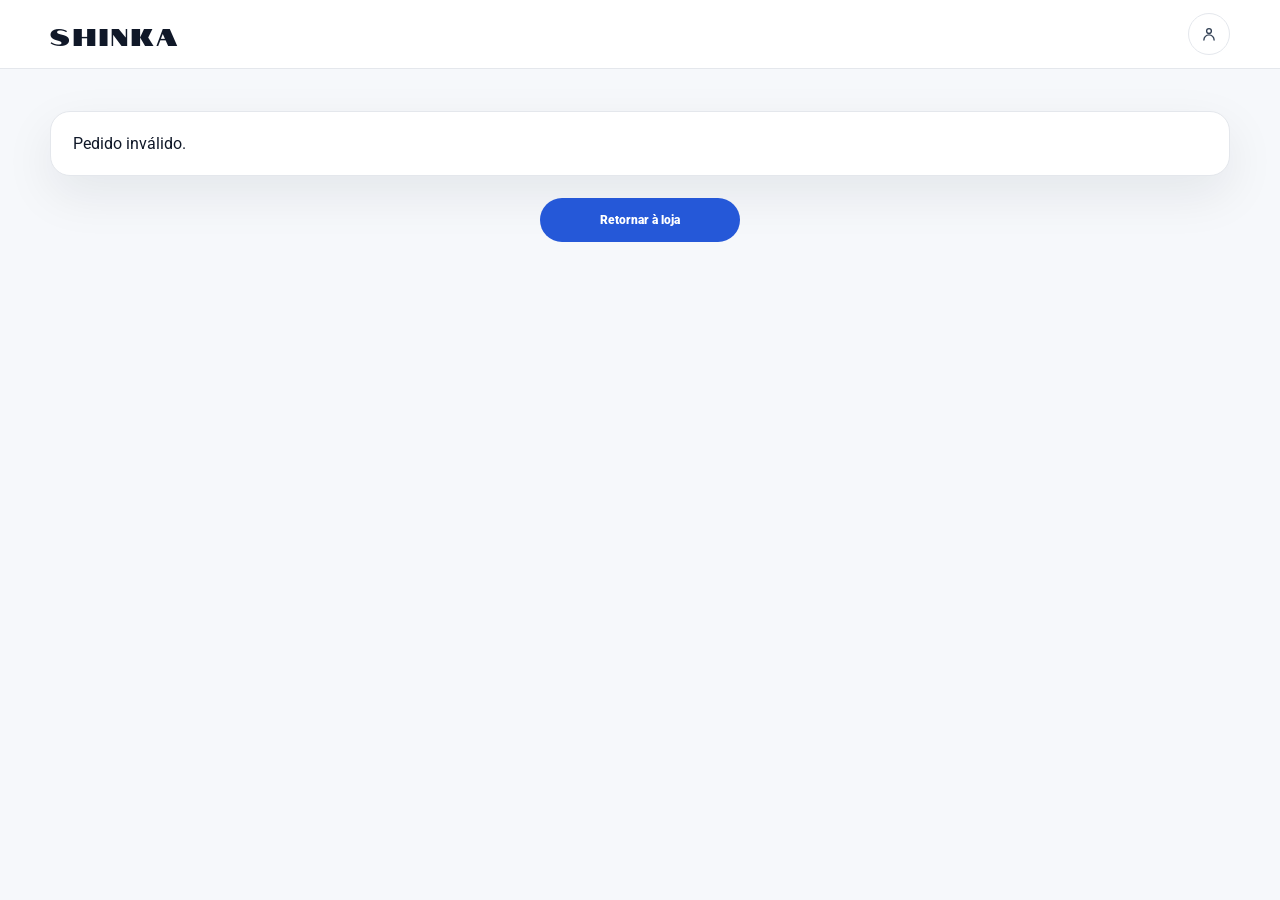
<file: public/telaPrincipla/pedido.html>
<!DOCTYPE html><html lang="pt-BR"><head><meta charset="UTF-8"><meta name="viewport" content="width=device-width,initial-scale=1"><title>Pedido | SHINKA</title><link rel="preconnect" href="https://fonts.googleapis.com"><link rel="preconnect" href="https://fonts.gstatic.com" crossorigin><link href="https://fonts.googleapis.com/css2?family=Notable&family=Roboto:wght@300;400;500;700;900&display=swap" rel="stylesheet"><link rel="stylesheet" href="cliente.css"></head><body><header class="client-header"><div class="container client-header-inner"><a class="client-logo" href="index.html">SHINKA</a><div class="client-actions"><a class="icon-pill" href="conta.html"><svg viewBox="0 0 24 24" aria-hidden="true"><circle cx="12" cy="8" r="3.2" fill="none" stroke="currentColor" stroke-width="1.8"/><path d="M5.2 20a6.8 6.8 0 0 1 13.6 0" fill="none" stroke="currentColor" stroke-width="1.8" stroke-linecap="round"/></svg></a></div></div></header><main class="page"><div class="container"><div id="root" class="panel panel-pad">Carregando pedido...</div><div class="order-return"><a class="btn btn-primary" href="index.html">Retornar à loja</a></div></div></main><script src="cliente.js"></script><script src="pedido.js"></script></body></html>
</file>
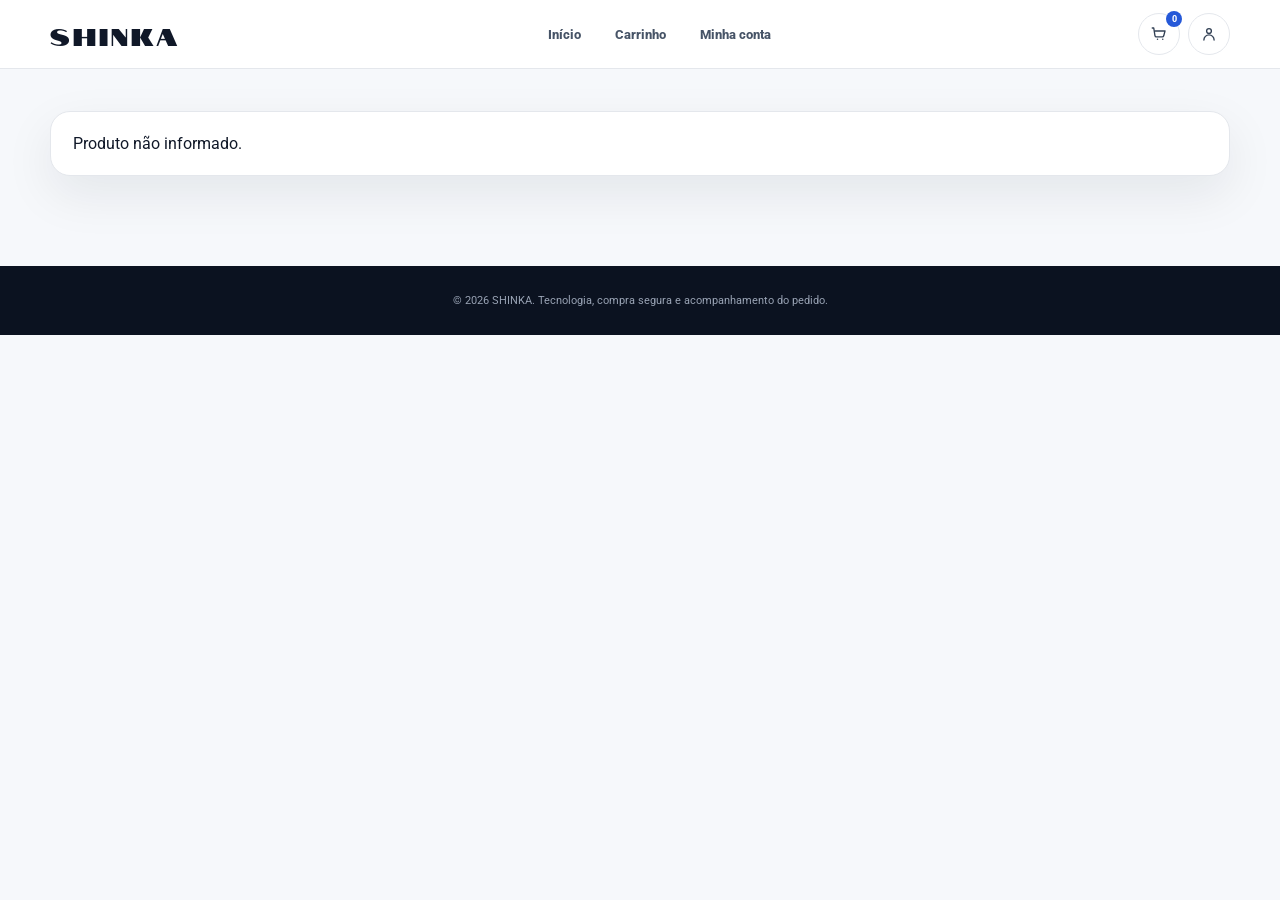
<file: public/telaPrincipla/produto.html>
<!DOCTYPE html><html lang="pt-BR"><head><meta charset="UTF-8"><meta name="viewport" content="width=device-width,initial-scale=1"><title>Produto | SHINKA</title><link rel="preconnect" href="https://fonts.googleapis.com"><link rel="preconnect" href="https://fonts.gstatic.com" crossorigin><link href="https://fonts.googleapis.com/css2?family=Notable&family=Roboto:wght@300;400;500;700;900&display=swap" rel="stylesheet"><link rel="stylesheet" href="cliente.css"><link rel="stylesheet" href="produto.css"></head><body><header class="client-header"><div class="container client-header-inner"><a class="client-logo" href="index.html">SHINKA</a><nav class="client-nav"><a href="index.html">Início</a><a href="carrinho.html">Carrinho</a><a href="conta.html">Minha conta</a></nav><div class="client-actions"><a class="icon-pill" href="carrinho.html" aria-label="Carrinho"><svg viewBox="0 0 24 24" aria-hidden="true"><path d="M3 4h2l1.6 10.1a2 2 0 0 0 2 1.7h7.8a2 2 0 0 0 1.9-1.4L20 8H7" fill="none" stroke="currentColor" stroke-width="1.8" stroke-linecap="round" stroke-linejoin="round"/><circle cx="10" cy="19" r="1" fill="currentColor"/><circle cx="17" cy="19" r="1" fill="currentColor"/></svg><span class="cart-badge" data-cart-count>0</span></a><a class="icon-pill" href="conta.html" aria-label="Conta"><svg viewBox="0 0 24 24" aria-hidden="true"><circle cx="12" cy="8" r="3.2" fill="none" stroke="currentColor" stroke-width="1.8"/><path d="M5.2 20a6.8 6.8 0 0 1 13.6 0" fill="none" stroke="currentColor" stroke-width="1.8" stroke-linecap="round"/></svg></a></div></div></header><main class="page"><div class="container"><div id="loading" class="panel panel-pad">Carregando produto...</div><div id="content" class="hidden"></div><div id="error" class="panel panel-pad hidden"></div></div></main><footer class="footer">© 2026 SHINKA. Tecnologia, compra segura e acompanhamento do pedido.</footer><script src="cliente.js"></script><script src="produto.js"></script></body></html>
</file>
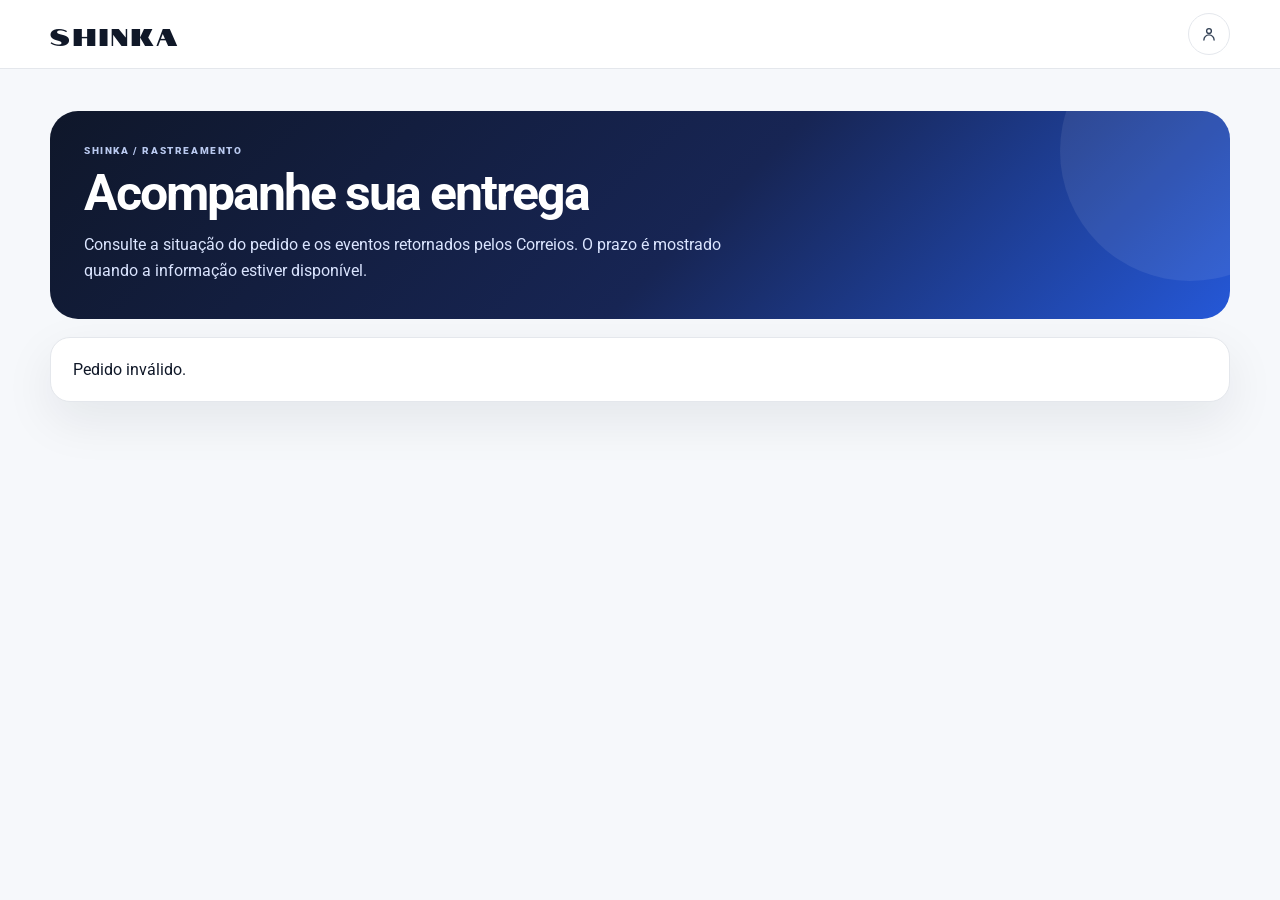
<file: public/telaPrincipla/rastrear.html>
<!DOCTYPE html><html lang="pt-BR"><head><meta charset="UTF-8"><meta name="viewport" content="width=device-width,initial-scale=1"><title>Rastrear pedido | SHINKA</title><link rel="preconnect" href="https://fonts.googleapis.com"><link rel="preconnect" href="https://fonts.gstatic.com" crossorigin><link href="https://fonts.googleapis.com/css2?family=Notable&family=Roboto:wght@300;400;500;700;900&display=swap" rel="stylesheet"><link rel="stylesheet" href="cliente.css"></head><body><header class="client-header"><div class="container client-header-inner"><a class="client-logo" href="index.html">SHINKA</a><div class="client-actions"><a class="icon-pill" href="conta.html"><svg viewBox="0 0 24 24" aria-hidden="true"><circle cx="12" cy="8" r="3.2" fill="none" stroke="currentColor" stroke-width="1.8"/><path d="M5.2 20a6.8 6.8 0 0 1 13.6 0" fill="none" stroke="currentColor" stroke-width="1.8" stroke-linecap="round"/></svg></a></div></div></header><main class="page"><div class="container"><div class="hero-client"><div class="eyebrow">SHINKA / RASTREAMENTO</div><h1>Acompanhe sua entrega</h1><p>Consulte a situação do pedido e os eventos retornados pelos Correios. O prazo é mostrado quando a informação estiver disponível.</p></div><div style="height:18px"></div><div id="root" class="panel panel-pad">Consultando...</div></div></main><script src="cliente.js"></script><script src="rastrear.js"></script></body></html>
</file>
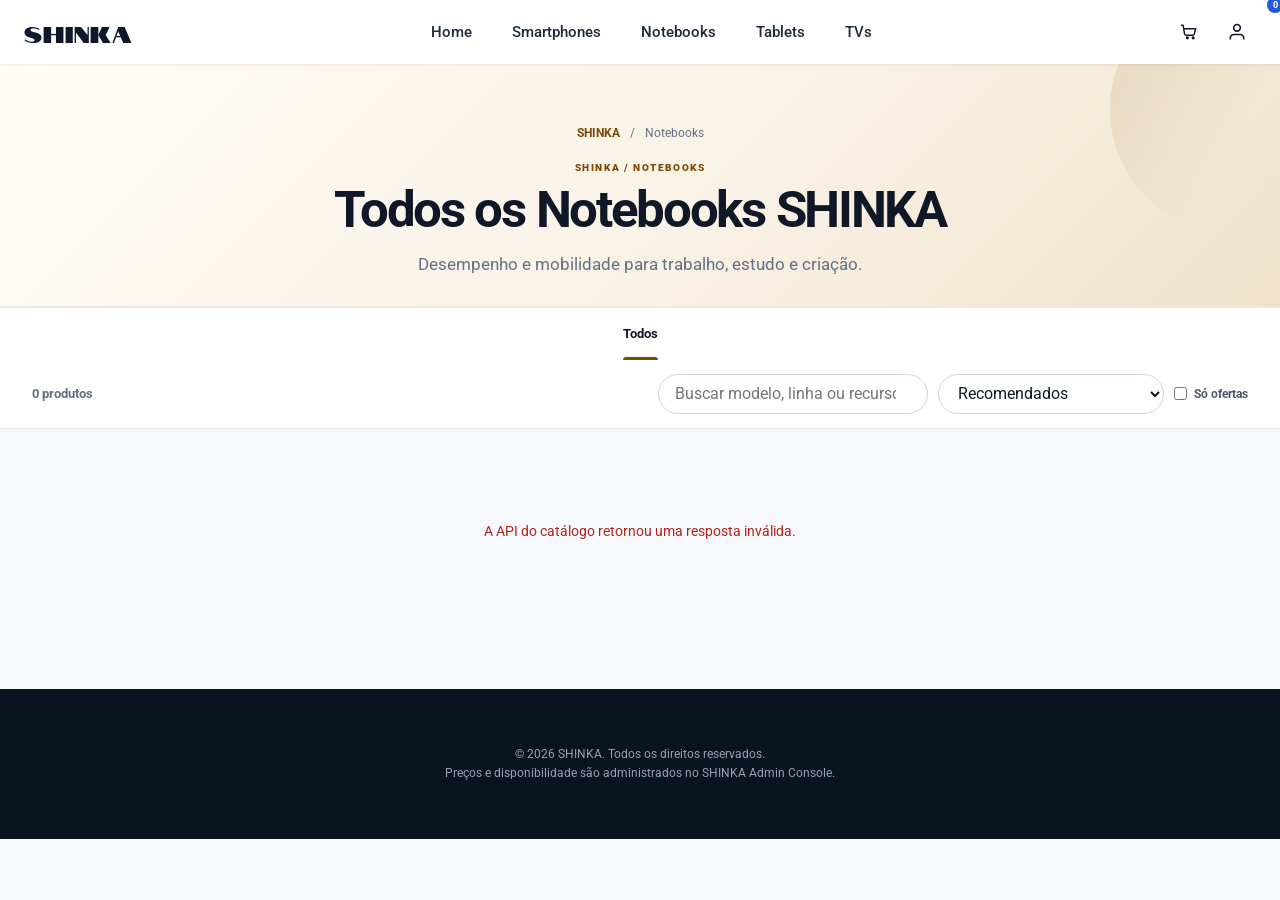
<file: public/telaPrincipla/categoria/notebooks/notebooks.html>
<!DOCTYPE html>
<html lang="pt-BR" data-category="notebooks">
<head>
  <meta charset="UTF-8">
  <meta name="viewport" content="width=device-width, initial-scale=1.0">
  <title>Notebooks SHINKA — Catálogo</title>
  <meta name="description" content="Conheça todos os notebooks SHINKA. Escolha modelo, acabamento e confira as imagens do produto.">

  <link rel="preconnect" href="https://fonts.googleapis.com">
  <link rel="preconnect" href="https://fonts.gstatic.com" crossorigin>
  <link href="https://fonts.googleapis.com/css2?family=Notable&family=Roboto:wght@300;400;500;700;900&display=swap" rel="stylesheet">

  <link rel="stylesheet" href="notebooksStyle.css">
  <link rel="stylesheet" href="../../cliente.css">
</head>

<body data-category="notebooks">
  <header class="site-header">
    <div class="header-container">
      <a class="logo" href="../../index.html">SHINKA</a>

      <nav class="nav" aria-label="Categorias de produtos">
        <ul class="nav-list">
          <li><a class="nav-link" href="../../index.html">Home</a></li>
          <li><a class="nav-link" href="../smartphones/smartphones.html">Smartphones</a></li>
          <li><a class="nav-link" href="../notebooks/notebooks.html">Notebooks</a></li>
          <li><a class="nav-link" href="../tablets/tablets.html">Tablets</a></li>
          <li><a class="nav-link" href="../tv/tv.html">TVs</a></li>
        </ul>
      </nav>

      <div class="header-actions">
        <a class="action-btn" href="../../carrinho.html" title="Carrinho" aria-label="Carrinho"><svg width="20" height="20" viewBox="0 0 24 24" fill="none" stroke="currentColor" stroke-width="1.8" stroke-linecap="round" stroke-linejoin="round" aria-hidden="true"><path d="M3 4h2l1.6 10.1a2 2 0 0 0 2 1.7h7.8a2 2 0 0 0 1.9-1.4L20 8H7"></path><circle cx="10" cy="19" r="1" fill="currentColor"></circle><circle cx="17" cy="19" r="1" fill="currentColor"></circle></svg><span class="cart-badge" data-cart-count>0</span></a>

        <a class="action-btn" href="../../conta.html" title="Minha conta" aria-label="Minha conta">
          <svg width="20" height="20" viewBox="0 0 24 24" fill="none" stroke="currentColor" stroke-width="2">
            <path d="M20 21v-2a4 4 0 0 0-4-4H8a4 4 0 0 0-4 4v2"></path>
            <circle cx="12" cy="7" r="4"></circle>
          </svg>
        </a>
      </div>
    </div>
  </header>

  <main>
    <section class="catalog-intro" aria-labelledby="catalogTitle">
      <div class="breadcrumb">
        <a href="../../index.html">SHINKA</a>
        <span>/</span>
        <span>Notebooks</span>
      </div>

      <span class="eyebrow">SHINKA / Notebooks</span>
      <h1 id="catalogTitle">Todos os Notebooks SHINKA</h1>
      <p>Desempenho e mobilidade para trabalho, estudo e criação.</p>
    </section>

    <section class="catalog-controls" aria-label="Pesquisa, filtros e ordenação">
      <nav class="family-tabs" id="familyTabs" aria-label="Famílias de notebooks">
        <button class="family-tab active" type="button" data-family="">Todos</button>
      </nav>

      <div class="filters-row">
        <div class="result-count">
          <span id="productCount">0 produtos</span>
        </div>

        <div class="filters-actions">
          <label class="sr-only" for="productSearch">Buscar produto</label>
          <input class="search-input" id="productSearch" type="search" placeholder="Buscar modelo, linha ou recurso">

          <label class="sr-only" for="productSort">Ordenar produtos</label>
          <select class="sort-select" id="productSort">
            <option value="recomendado">Recomendados</option>
            <option value="preco_asc">Preço: menor para maior</option>
            <option value="preco_desc">Preço: maior para menor</option>
            <option value="nome_asc">Nome: A–Z</option>
          </select>

          <label class="promo-check">
            <input id="promoOnly" type="checkbox">
            Só ofertas
          </label>
        </div>
      </div>
    </section>

    <section class="catalog-results" aria-labelledby="resultsTitle">
      <h2 class="sr-only" id="resultsTitle">Produtos disponíveis</h2>
      <div class="products-grid" id="productsGrid" aria-live="polite"></div>
      <div class="catalog-loading" id="catalogLoading">Carregando produtos...</div>
      <div class="catalog-error" id="catalogError" hidden></div>
    </section>
  </main>

  <footer class="footer">
    <div class="footer-container">
      <p>© 2026 SHINKA. Todos os direitos reservados.</p>
      <p>Preços e disponibilidade são administrados no SHINKA Admin Console.</p>
    </div>
  </footer>

  <script src="../../cliente.js"></script>
  <script src="notebooksScript.js" defer></script>
</body>
</html>
</file>
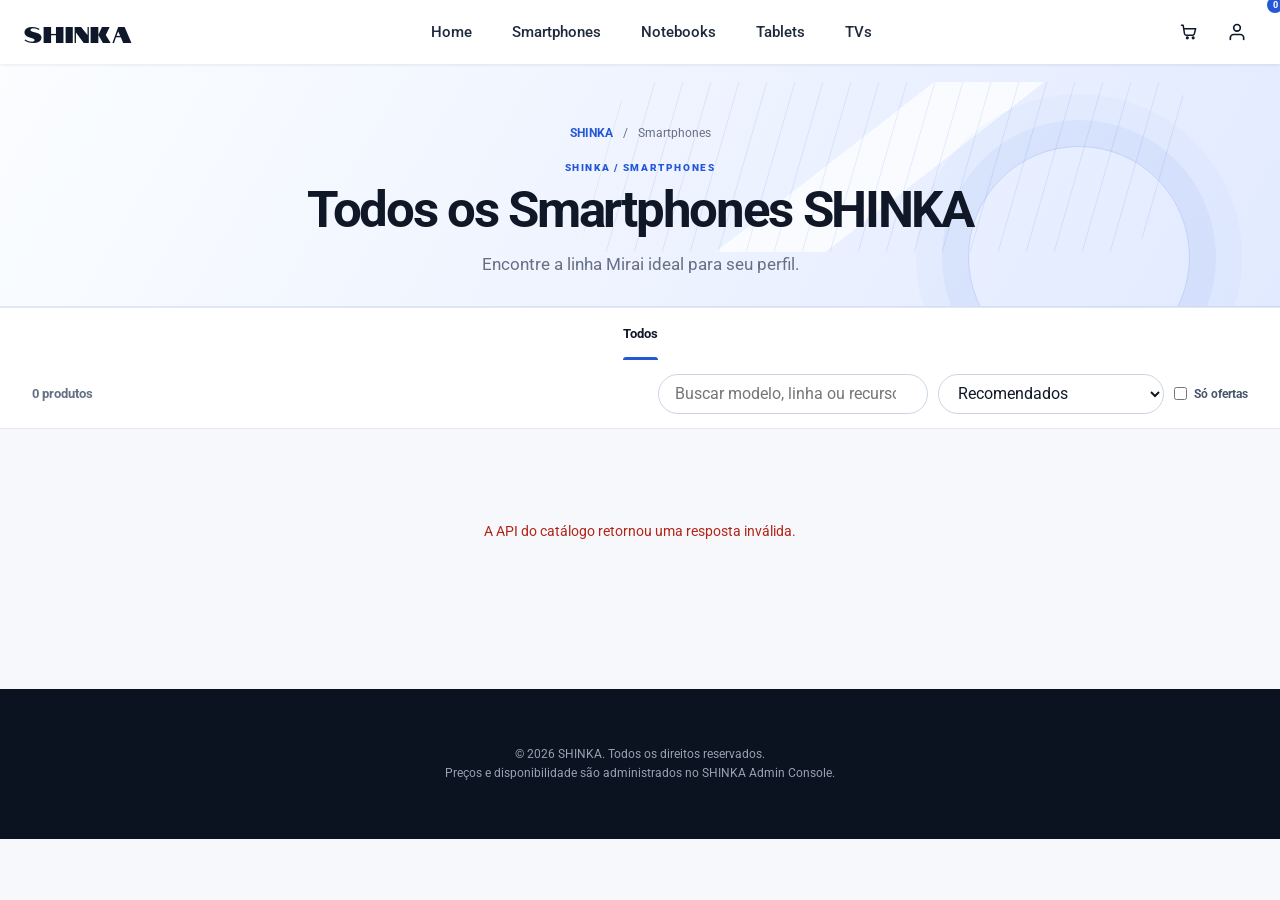
<file: public/telaPrincipla/categoria/smartphones/smartphones.html>
<!DOCTYPE html>
<html lang="pt-BR" data-category="smartphones">
<head>
  <meta charset="UTF-8">
  <meta name="viewport" content="width=device-width, initial-scale=1.0">
  <title>Smartphones SHINKA — Catálogo</title>
  <meta name="description" content="Conheça todos os smartphones SHINKA. Escolha modelo, cor e confira as imagens do produto.">

  <link rel="preconnect" href="https://fonts.googleapis.com">
  <link rel="preconnect" href="https://fonts.gstatic.com" crossorigin>
  <link href="https://fonts.googleapis.com/css2?family=Notable&family=Roboto:wght@300;400;500;700;900&display=swap" rel="stylesheet">

  <link rel="stylesheet" href="smartphonesStyle.css">
  <link rel="stylesheet" href="../../cliente.css">
</head>

<body data-category="smartphones">
  <header class="site-header">
    <div class="header-container">
      <a class="logo" href="../../index.html" aria-label="SHINKA — página inicial">SHINKA</a>

      <nav class="nav" aria-label="Categorias de produtos">
        <ul class="nav-list">
          <li><a class="nav-link" href="../../index.html">Home</a></li>
          <li><a class="nav-link" href="../smartphones/smartphones.html">Smartphones</a></li>
          <li><a class="nav-link" href="../notebooks/notebooks.html">Notebooks</a></li>
          <li><a class="nav-link" href="../tablets/tablets.html">Tablets</a></li>
          <li><a class="nav-link" href="../tv/tv.html">TVs</a></li>
        </ul>
      </nav>

      <div class="header-actions" aria-label="Ações da loja">
        <a class="action-btn" href="../../carrinho.html" title="Carrinho" aria-label="Carrinho"><svg width="20" height="20" viewBox="0 0 24 24" fill="none" stroke="currentColor" stroke-width="1.8" stroke-linecap="round" stroke-linejoin="round" aria-hidden="true"><path d="M3 4h2l1.6 10.1a2 2 0 0 0 2 1.7h7.8a2 2 0 0 0 1.9-1.4L20 8H7"></path><circle cx="10" cy="19" r="1" fill="currentColor"></circle><circle cx="17" cy="19" r="1" fill="currentColor"></circle></svg><span class="cart-badge" data-cart-count>0</span></a>

        <a class="action-btn" href="../../conta.html" title="Minha conta" aria-label="Minha conta">
          <svg width="20" height="20" viewBox="0 0 24 24" fill="none" stroke="currentColor" stroke-width="2" stroke-linecap="round" stroke-linejoin="round">
            <path d="M20 21v-2a4 4 0 0 0-4-4H8a4 4 0 0 0-4 4v2"></path>
            <circle cx="12" cy="7" r="4"></circle>
          </svg>
        </a>
      </div>
    </div>
  </header>

  <main>
    <section class="catalog-intro" aria-labelledby="catalogTitle">
      <div class="breadcrumb">
        <a href="../../index.html">SHINKA</a>
        <span>/</span>
        <span>Smartphones</span>
      </div>

      <span class="eyebrow">SHINKA / Smartphones</span>

      <h1 id="catalogTitle">Todos os Smartphones SHINKA</h1>

      <p>Encontre a linha Mirai ideal para seu perfil.</p>
    </section>

    <section class="catalog-controls" aria-label="Pesquisa, filtros e ordenação">
      <nav class="family-tabs" id="familyTabs" aria-label="Famílias de smartphones">
        <button class="family-tab active" type="button" data-family="">Todos</button>
      </nav>

      <div class="filters-row">
        <div class="result-count">
          <span id="productCount">0 produtos</span>
        </div>

        <div class="filters-actions">
          <label class="sr-only" for="productSearch">Buscar produto</label>
          <input
            class="search-input"
            id="productSearch"
            type="search"
            placeholder="Buscar modelo, linha ou recurso"
          >

          <label class="sr-only" for="productSort">Ordenar produtos</label>
          <select class="sort-select" id="productSort">
            <option value="recomendado">Recomendados</option>
            <option value="preco_asc">Preço: menor para maior</option>
            <option value="preco_desc">Preço: maior para menor</option>
            <option value="nome_asc">Nome: A–Z</option>
          </select>

          <label class="promo-check">
            <input id="promoOnly" type="checkbox">
            Só ofertas
          </label>
        </div>
      </div>
    </section>

    <section class="catalog-results" aria-labelledby="resultsTitle">
      <h2 class="sr-only" id="resultsTitle">Produtos disponíveis</h2>
      <div class="products-grid" id="productsGrid" aria-live="polite"></div>

      <div class="catalog-loading" id="catalogLoading">
        Carregando produtos...
      </div>

      <div class="catalog-error" id="catalogError" hidden></div>
    </section>
  </main>

  <footer class="footer">
    <div class="footer-container">
      <p>© 2026 SHINKA. Todos os direitos reservados.</p>
      <p>Preços e disponibilidade são administrados no SHINKA Admin Console.</p>
    </div>
  </footer>

  <script src="../../cliente.js"></script>
  <script src="smartphonesScript.js" defer></script>
</body>
</html>
</file>
<file: public/admin/adminStyle.css>
:root {
  --blue: #2558d8;
  --blue-dark: #163c9c;
  --ink: #101828;
  --muted: #667085;
  --line: #e4e7ec;
  --soft: #f6f8fb;
  --panel: #ffffff;
  --success: #027a48;
  --warning: #b54708;
  --danger: #b42318;
  --shadow: 0 16px 45px rgba(16, 24, 40, 0.06);
}

* {
  box-sizing: border-box;
}

html {
  scroll-behavior: smooth;
}

body {
  margin: 0;
  font-family: Inter, Arial, sans-serif;
  background: var(--soft);
  color: var(--ink);
}

button,
input,
select,
textarea {
  font: inherit;
}

button {
  cursor: pointer;
}

a {
  color: inherit;
  text-decoration: none;
}

/* =========================================================
   ESTRUTURA
   ========================================================= */

.admin-shell {
  min-height: 100vh;
  display: grid;
  grid-template-columns: 250px minmax(0, 1fr);
}

.sidebar {
  position: sticky;
  top: 0;
  height: 100vh;
  display: flex;
  flex-direction: column;
  padding: 28px 18px;
  background: #081120;
  color: #ffffff;
}

.brand-block {
  padding: 0 12px 25px;
  border-bottom: 1px solid rgba(255, 255, 255, 0.1);
}

.brand {
  display: block;
  font-family: Notable, sans-serif;
  letter-spacing: 0.1em;
  font-size: 24px;
}

.brand-block span {
  display: block;
  margin-top: 7px;
  color: #8ea1bd;
  font-size: 10px;
  font-weight: 800;
  letter-spacing: 0.14em;
}

.side-nav {
  display: grid;
  gap: 5px;
  padding-top: 22px;
}

.side-link {
  display: block;
  width: 100%;
  padding: 12px 13px;
  border: 1px solid transparent;
  border-radius: 10px;
  background: transparent;
  color: #b8c5d9;
  text-align: left;
  font-size: 13px;
  font-weight: 700;
}

.side-link:hover,
.side-link.active {
  background: #13213a;
  color: #ffffff;
  border-color: rgba(255, 255, 255, 0.07);
}

.side-link.danger {
  color: #fda4af;
}

.sidebar-bottom {
  margin-top: auto;
  display: grid;
  gap: 5px;
  padding-top: 20px;
  border-top: 1px solid rgba(255, 255, 255, 0.1);
}

.admin-main {
  min-width: 0;
  padding: 28px 34px 50px;
}

/* =========================================================
   TOPO
   ========================================================= */

.topbar {
  display: flex;
  align-items: center;
  justify-content: space-between;
  gap: 20px;
  margin-bottom: 22px;
}

.topbar-title {
  display: flex;
  align-items: center;
  gap: 12px;
}

.menu-button {
  display: none;
  border: 1px solid var(--line);
  background: #ffffff;
  border-radius: 10px;
  padding: 9px 11px;
}

.eyebrow {
  margin: 0;
  color: var(--blue);
  font-size: 10px;
  font-weight: 900;
  letter-spacing: 0.14em;
}

.topbar h1 {
  margin: 3px 0 0;
  font-size: 30px;
  letter-spacing: -0.035em;
}

.admin-identity {
  display: flex;
  align-items: center;
  gap: 10px;
  padding: 8px 12px;
  background: #ffffff;
  border: 1px solid var(--line);
  border-radius: 12px;
}

.admin-identity strong,
.admin-identity small {
  display: block;
}

.admin-identity strong {
  font-size: 13px;
}

.admin-identity small {
  margin-top: 3px;
  color: var(--muted);
  font-size: 11px;
}

.status-dot {
  width: 9px;
  height: 9px;
  flex: 0 0 9px;
  border-radius: 50%;
  background: #12b76a;
  box-shadow: 0 0 0 5px rgba(18, 183, 106, 0.1);
}

/* =========================================================
   ALERTAS
   ========================================================= */

.alert {
  display: none;
  margin: 0 0 20px;
  padding: 12px 14px;
  border-radius: 12px;
  background: #ffffff;
  border: 1px solid var(--line);
  font-size: 13px;
}

.alert.show {
  display: block;
}

.alert.error {
  border-color: #fecdca;
  background: #fef3f2;
  color: var(--danger);
}

.alert.success {
  border-color: #abefc6;
  background: #ecfdf3;
  color: var(--success);
}

/* =========================================================
   SEÇÕES / DASHBOARD
   ========================================================= */

.admin-section {
  display: none;
}

.admin-section.active {
  display: block;
}

.kpi-grid {
  display: grid;
  grid-template-columns: repeat(4, minmax(0, 1fr));
  gap: 15px;
  margin-bottom: 18px;
}

.kpi-card {
  min-width: 0;
  background: var(--panel);
  border: 1px solid var(--line);
  border-radius: 15px;
  padding: 18px;
  box-shadow: var(--shadow);
}

.kpi-card span,
.kpi-card small {
  display: block;
  color: var(--muted);
  font-size: 12px;
}

.kpi-card strong {
  display: block;
  margin: 10px 0 5px;
  font-size: 28px;
  letter-spacing: -0.04em;
}

.content-grid {
  display: grid;
  gap: 18px;
}

.content-grid.two {
  grid-template-columns: repeat(2, minmax(0, 1fr));
}

.panel {
  min-width: 0;
  background: #ffffff;
  border: 1px solid var(--line);
  border-radius: 15px;
  box-shadow: var(--shadow);
  overflow: hidden;
}

.panel-head {
  display: flex;
  align-items: center;
  justify-content: space-between;
  gap: 12px;
  padding: 18px 20px;
  border-bottom: 1px solid var(--line);
}

.panel-kicker {
  color: var(--blue);
  font-size: 9px;
  font-weight: 900;
  letter-spacing: 0.14em;
}

.panel h2 {
  margin: 4px 0 0;
  font-size: 18px;
}

/* =========================================================
   CABEÇALHOS DAS SEÇÕES
   ========================================================= */

.section-heading {
  display: flex;
  align-items: flex-end;
  justify-content: space-between;
  gap: 20px;
  margin-bottom: 18px;
}

.section-heading h2 {
  margin: 3px 0 5px;
  font-size: 27px;
  letter-spacing: -0.03em;
}

.section-heading p {
  margin: 0;
  color: var(--muted);
  font-size: 13px;
}

/* =========================================================
   BOTÕES
   ========================================================= */

.primary-button,
.ghost-button,
.action-button,
.show-more-button {
  min-height: 39px;
  border-radius: 10px;
  font-size: 12px;
  font-weight: 800;
  padding: 0 15px;
}

.primary-button {
  border: 0;
  background: var(--blue);
  color: #ffffff;
}

.primary-button:hover {
  background: var(--blue-dark);
}

.primary-button.auto {
  width: auto;
}

.ghost-button {
  border: 1px solid #d0d5dd;
  background: #ffffff;
  color: #344054;
}

.ghost-button:hover {
  border-color: #98a2b3;
  background: #f9fafb;
}

.ghost-button.full {
  width: 100%;
}

.action-button {
  border: 1px solid #d0d5dd;
  background: #ffffff;
  color: #344054;
  margin-right: 4px;
}

.action-button:hover {
  background: #f9fafb;
}

.action-button.danger {
  color: var(--danger);
  border-color: #fecdca;
}

.show-more-button {
  min-width: 150px;
  border: 1px solid #d0d5dd;
  background: #ffffff;
  color: #344054;
}

.show-more-button:hover {
  border-color: var(--blue);
  color: var(--blue);
  background: #f8faff;
}

.show-more-wrap {
  display: flex;
  justify-content: center;
  padding: 16px 20px 20px;
}

/* =========================================================
   STATUS
   ========================================================= */

.status {
  display: inline-block;
  padding: 5px 8px;
  border-radius: 999px;
  font-size: 10px;
  font-weight: 900;
  white-space: nowrap;
}

.status.ok {
  color: var(--success);
  background: #ecfdf3;
}

.status.warn {
  color: var(--warning);
  background: #fffaeb;
}

.status.danger {
  color: var(--danger);
  background: #fef3f2;
}

/* =========================================================
   BARRA DE PESQUISA E FILTROS
   ========================================================= */

.filter-panel {
  margin-bottom: 18px;
}

.list-toolbar {
  display: grid;
  grid-template-columns:
    minmax(220px, 1.6fr)
    minmax(170px, 1fr)
    minmax(160px, 0.9fr);
  gap: 12px;
  padding: 16px 18px;
  background: #fbfcfd;
  border-bottom: 1px solid var(--line);
}

.list-toolbar.compact {
  grid-template-columns:
    minmax(180px, 1fr)
    minmax(150px, 0.8fr);
}

.search-field,
.filter-field {
  min-width: 0;
}

.search-field label,
.filter-field label {
  display: block;
  margin-bottom: 7px;
  color: #344054;
  font-size: 10px;
  font-weight: 900;
  letter-spacing: 0.04em;
  text-transform: uppercase;
}

.search-field input,
.filter-field select {
  width: 100%;
  min-width: 0;
  height: 40px;
  padding: 0 12px;
  border: 1px solid #d0d5dd;
  border-radius: 10px;
  outline: none;
  background: #ffffff;
  color: var(--ink);
}

.search-field input:focus,
.filter-field select:focus {
  border-color: var(--blue);
  box-shadow: 0 0 0 3px rgba(37, 88, 216, 0.1);
}

.panel-inline-toolbar {
  display: grid;
  grid-template-columns:
    minmax(160px, 1fr)
    minmax(140px, 0.7fr);
  gap: 12px;
  padding: 16px 18px;
  background: #fbfcfd;
  border-top: 1px solid var(--line);
  border-bottom: 1px solid var(--line);
}

/* =========================================================
   TABELAS
   ========================================================= */

.table-wrap {
  max-width: 100%;
  overflow-x: auto;
}

.table-wrap table {
  width: 100%;
  min-width: 650px;
  border-collapse: collapse;
}

.table-wrap th,
.table-wrap td {
  padding: 13px 15px;
  border-bottom: 1px solid #f0f2f5;
  text-align: left;
  vertical-align: middle;
  font-size: 12px;
}

.table-wrap th {
  color: var(--muted);
  font-size: 10px;
  text-transform: uppercase;
  letter-spacing: 0.08em;
  background: #fbfcfd;
}

.table-wrap tr:last-child td {
  border-bottom: 0;
}

.empty {
  padding: 30px !important;
  text-align: center;
  color: var(--muted);
}

/* =========================================================
   LISTA DE ESTOQUE
   ========================================================= */

.list-stack {
  padding: 8px 20px;
}

.stock-row {
  display: flex;
  justify-content: space-between;
  gap: 15px;
  padding: 15px 0;
  border-bottom: 1px solid #f0f2f5;
  font-size: 12px;
}

.stock-row:last-child {
  border-bottom: 0;
}

.stock-row span {
  color: var(--muted);
}

/* =========================================================
   FORMULÁRIOS
   ========================================================= */

.stack-form {
  display: grid;
  gap: 14px;
  padding: 20px;
}

.stack-form label,
.form-grid label {
  display: grid;
  gap: 7px;
  font-size: 11px;
  font-weight: 800;
  color: #344054;
}

.stack-form input,
.stack-form select,
.form-grid input,
.form-grid select,
.form-grid textarea {
  width: 100%;
  min-width: 0;
  border: 1px solid #d0d5dd;
  border-radius: 10px;
  padding: 10px 12px;
  outline: none;
  background: #ffffff;
}

.stack-form input:focus,
.stack-form select:focus,
.form-grid input:focus,
.form-grid select:focus,
.form-grid textarea:focus {
  border-color: var(--blue);
  box-shadow: 0 0 0 3px rgba(37, 88, 216, 0.1);
}

.check-inline {
  display: flex !important;
  grid-template-columns: none !important;
  align-items: center;
  gap: 8px;
}

.divider {
  position: relative;
  margin: 0 20px;
  text-align: center;
  border-top: 1px solid var(--line);
}

.divider span {
  position: relative;
  top: -9px;
  padding: 0 10px;
  background: #ffffff;
  color: var(--muted);
  font-size: 11px;
}

/* =========================================================
   IMAGENS
   ========================================================= */

.image-grid {
  display: grid;
  grid-template-columns: repeat(2, minmax(0, 1fr));
  gap: 12px;
  padding: 18px;
}

.image-item {
  min-width: 0;
  border: 1px solid var(--line);
  border-radius: 12px;
  overflow: hidden;
  background: #ffffff;
}

.image-item img {
  display: block;
  width: 100%;
  height: 170px;
  object-fit: contain;
  background: #f7f8fa;
}

.image-meta {
  display: grid;
  gap: 5px;
  padding: 10px;
}

.image-meta strong {
  overflow: hidden;
  text-overflow: ellipsis;
  white-space: nowrap;
  font-size: 11px;
}

.image-meta small {
  color: var(--muted);
  font-size: 10px;
}

.image-meta-actions {
  display: flex;
  flex-wrap: wrap;
  gap: 6px;
  margin-top: 4px;
}

.upload-panel {
  min-width: 0;
}

/* =========================================================
   MODAL DO PRODUTO
   ========================================================= */

.product-dialog {
  width: min(760px, calc(100% - 30px));
  max-height: min(90vh, 850px);
  padding: 0;
  border: 0;
  border-radius: 16px;
  box-shadow: 0 28px 80px rgba(16, 24, 40, 0.25);
  overflow: auto;
}

.product-dialog::backdrop {
  background: rgba(2, 6, 23, 0.58);
}

.product-dialog > form,
.product-dialog > section {
  padding: 0;
}

.dialog-head {
  display: flex;
  align-items: center;
  justify-content: space-between;
  gap: 20px;
  padding: 18px 20px;
  border-bottom: 1px solid var(--line);
  background: #ffffff;
}

.dialog-head h2 {
  margin: 4px 0 0;
}

.close-button {
  flex: 0 0 auto;
  width: 38px;
  height: 38px;
  border: 0;
  border-radius: 8px;
  background: transparent;
  color: var(--muted);
  font-size: 28px;
}

.close-button:hover {
  background: #f2f4f7;
}

.form-grid {
  display: grid;
  grid-template-columns: repeat(2, minmax(0, 1fr));
  gap: 14px;
  padding: 20px;
}

.form-grid .span-2 {
  grid-column: 1 / -1;
}

.check-row {
  display: flex;
  flex-wrap: wrap;
  gap: 22px;
  padding: 0 20px 20px;
  font-size: 12px;
}

.check-row label {
  display: flex;
  align-items: center;
  gap: 7px;
}

.dialog-actions {
  display: flex;
  justify-content: flex-end;
  gap: 10px;
  padding: 16px 20px;
  background: #fbfcfd;
  border-top: 1px solid var(--line);
}

.history-content {
  padding: 20px;
}

.history-row {
  display: grid;
  grid-template-columns:
    auto
    auto
    auto
    1fr;
  align-items: center;
  gap: 20px;
  padding: 12px 0;
  border-bottom: 1px solid #f0f2f5;
  font-size: 12px;
}

.history-row:last-child {
  border-bottom: 0;
}

/* =========================================================
   RESPONSIVIDADE
   ========================================================= */

@media (max-width: 1200px) {

  .admin-shell {
    grid-template-columns: 220px minmax(0, 1fr);
  }

  .admin-main {
    padding: 24px 22px 40px;
  }

  .kpi-grid {
    grid-template-columns: repeat(2, minmax(0, 1fr));
  }

  .content-grid.two {
    grid-template-columns: 1fr;
  }

}

@media (max-width: 900px) {

  .list-toolbar {
    grid-template-columns: repeat(2, minmax(0, 1fr));
  }

  .list-toolbar .search-field {
    grid-column: 1 / -1;
  }

  .panel-inline-toolbar {
    grid-template-columns: 1fr 1fr;
  }

  .image-grid {
    grid-template-columns: repeat(3, minmax(0, 1fr));
  }

}

@media (max-width: 820px) {

  .admin-shell {
    grid-template-columns: 1fr;
  }

  .sidebar {
    position: fixed;
    inset: 0 auto 0 0;
    width: 260px;
    transform: translateX(-100%);
    z-index: 50;
    transition: transform 0.2s ease;
  }

  .sidebar.open {
    transform: translateX(0);
  }

  .menu-button {
    display: inline-block;
  }

  .admin-main {
    padding: 22px 16px 40px;
  }

  .topbar {
    align-items: flex-start;
  }

  .admin-identity {
    max-width: 200px;
  }

  .section-heading {
    align-items: flex-start;
    flex-direction: column;
  }

}

@media (max-width: 640px) {

  .kpi-grid {
    grid-template-columns: 1fr;
  }

  .list-toolbar,
  .list-toolbar.compact,
  .panel-inline-toolbar {
    grid-template-columns: 1fr;
  }

  .list-toolbar .search-field {
    grid-column: auto;
  }

  .image-grid {
    grid-template-columns: repeat(2, minmax(0, 1fr));
  }

  .form-grid {
    grid-template-columns: 1fr;
  }

  .form-grid .span-2 {
    grid-column: auto;
  }

  .check-row {
    flex-direction: column;
    gap: 9px;
  }

  .history-row {
    grid-template-columns: 1fr;
    gap: 7px;
  }

  .admin-identity {
    padding: 6px 8px;
  }

  .admin-identity small {
    display: none;
  }

}

@media (max-width: 450px) {

  .image-grid {
    grid-template-columns: 1fr;
  }

  .topbar h1 {
    font-size: 24px;
  }

}
/* ============================================================
   9. CONTROLE DE IMAGENS E PREVENÇÃO DE VAZAMENTO
   ============================================================ */
.panel,.upload-panel,.product-dialog{min-width:0;max-width:100%;}
.image-grid{width:100%;max-width:100%;min-width:0;display:grid;grid-template-columns:repeat(2,minmax(0,1fr));gap:12px;padding:18px;overflow:hidden;}
.image-item{width:100%;max-width:100%;min-width:0;overflow:hidden;border:1px solid var(--line);border-radius:12px;background:#fff;}
.image-item img{display:block;width:100%;max-width:100%;height:170px;object-fit:contain;object-position:center;background:#f7f8fa;overflow:hidden;}
.image-meta{width:100%;max-width:100%;min-width:0;display:grid;gap:5px;padding:10px;overflow:hidden;}
.image-meta strong{display:block;width:100%;max-width:100%;min-width:0;overflow:hidden;text-overflow:ellipsis;white-space:nowrap;font-size:11px;}
.image-meta small{display:block;width:100%;max-width:100%;min-width:0;overflow-wrap:anywhere;word-break:break-word;color:var(--muted);font-size:10px;line-height:1.4;}
.image-meta-actions{width:100%;max-width:100%;display:flex;flex-wrap:wrap;gap:6px;margin-top:4px;overflow:hidden;}
.image-meta-actions .action-button{max-width:100%;white-space:nowrap;}
.product-dialog{width:min(760px,calc(100vw - 30px));max-width:calc(100vw - 30px);max-height:90vh;overflow-x:hidden;overflow-y:auto;}
.product-dialog>form,.product-dialog>section{width:100%;max-width:100%;min-width:0;}
.product-dialog .form-grid{width:100%;max-width:100%;min-width:0;display:grid;grid-template-columns:repeat(2,minmax(0,1fr));}
.product-dialog .form-grid label,.product-dialog .form-grid input,.product-dialog .form-grid select,.product-dialog .form-grid textarea{min-width:0;max-width:100%;}
input[type=file]{width:100%;max-width:100%;min-width:0;overflow:hidden;}
img{max-width:100%;}
.panel,.panel *{overflow-wrap:anywhere;}
.status,.action-button,.primary-button,.ghost-button{overflow-wrap:normal;word-break:normal;}
.table-wrap{width:100%;max-width:100%;overflow-x:auto;overflow-y:hidden;-webkit-overflow-scrolling:touch;}
.table-wrap table{max-width:none;width:100%;border-collapse:collapse;}
.list-toolbar,.panel-inline-toolbar{width:100%;max-width:100%;min-width:0;}
.list-toolbar input,.list-toolbar select,.panel-inline-toolbar input,.panel-inline-toolbar select{width:100%;max-width:100%;min-width:0;}
.field-help{width:100%;max-width:100%;margin:-4px 0 0;color:var(--muted);font-size:11px;line-height:1.5;overflow-wrap:anywhere;}
.divider{width:calc(100% - 40px);max-width:calc(100% - 40px);overflow:hidden;}
.show-more-wrap{width:100%;max-width:100%;display:flex;align-items:center;justify-content:center;padding:16px 20px 20px;overflow:hidden;}
.show-more-button{max-width:100%;}
@media (max-width:900px){.image-grid{grid-template-columns:repeat(3,minmax(0,1fr));}}
@media (max-width:640px){.image-grid{grid-template-columns:repeat(2,minmax(0,1fr));padding:14px;}.product-dialog{width:calc(100vw - 20px);max-width:calc(100vw - 20px);}.product-dialog .form-grid{grid-template-columns:1fr;}}
@media (max-width:450px){.image-grid{grid-template-columns:1fr;}.image-item img{height:200px;}.image-meta-actions{display:grid;grid-template-columns:1fr 1fr;}.image-meta-actions .action-button{width:100%;margin:0;}}


/* Personalização da loja e entrega */
.delivery-editor{display:grid;gap:5px;min-width:175px}.delivery-editor input{width:100%;min-height:34px;border:1px solid var(--line);border-radius:8px;padding:6px 8px;background:#fff}.delivery-editor .action-button{min-height:30px}.side-link{text-align:center;display:flex;align-items:center;justify-content:center}.primary-button,.ghost-button,.action-button{text-align:center;justify-content:center}.stack-form button{display:flex;align-items:center;justify-content:center}.admin-main button{line-height:1}.full{text-align:center;display:flex;align-items:center;justify-content:center}
@media(max-width:780px){.delivery-editor{min-width:145px}.side-link{justify-content:center}}


/* =====================================================================
   CATÁLOGO — PESQUISA E FILTROS
   ===================================================================== */
.catalog-panel{overflow:hidden}
.catalog-toolbar{display:grid;grid-template-columns:minmax(260px,1.8fr) minmax(170px,1fr) minmax(150px,.8fr) auto auto;align-items:end;gap:12px;padding:16px 18px;background:#fbfcfd;border-bottom:1px solid var(--line)}
.catalog-toolbar label{display:grid;gap:6px;color:#344054;font-size:10px;font-weight:800;text-transform:uppercase;letter-spacing:.03em}
.catalog-toolbar input,.catalog-toolbar select{height:40px;width:100%;min-width:0;border:1px solid #d0d5dd;border-radius:10px;padding:0 12px;background:#fff;color:#101828;outline:0}
.catalog-toolbar input:focus,.catalog-toolbar select:focus{border-color:var(--blue);box-shadow:0 0 0 3px rgba(37,88,216,.1)}
.catalog-toolbar .catalog-search span{color:var(--blue)}
.catalog-check{display:flex!important;align-items:center;gap:8px;min-height:40px;white-space:nowrap;text-transform:none!important;letter-spacing:0!important;font-size:12px!important}
.catalog-check input{width:16px!important;height:16px!important}
.catalog-results-bar{display:flex;justify-content:space-between;align-items:center;padding:10px 18px;color:var(--muted);font-size:11px;font-weight:700;border-bottom:1px solid #f0f2f5}
.product-table-name{display:grid;gap:3px;min-width:180px}.product-table-name strong{font-size:12px}.product-table-name small{color:var(--muted);font-size:10px}.table-actions{white-space:nowrap}.stock-value.low{color:#b42318;font-weight:900}

/* =====================================================================
   EDITOR DE PRODUTO — MAIS LIMPO E ORIENTADO POR ETAPAS
   ===================================================================== */
.product-dialog{width:min(920px,calc(100vw - 24px));max-height:92vh;border-radius:18px}
.dialog-head-sticky{position:sticky;top:0;z-index:10}.dialog-subtitle{margin:6px 0 0;color:var(--muted);font-size:12px;font-weight:500}.product-editor-body{padding:0 20px 20px;background:#fff}
.editor-section{padding:24px 0;border-bottom:1px solid var(--line)}.editor-section:last-child{border-bottom:0}.editor-section-muted{margin-inline:-20px;padding-inline:20px;background:#fbfcfd}.editor-section-head{display:flex;justify-content:space-between;gap:18px;align-items:flex-start;margin-bottom:16px}.editor-section-head-row{align-items:center}.editor-section-head h3{margin:4px 0 5px;font-size:17px;letter-spacing:-.02em}.editor-section-head p{margin:0;color:var(--muted);font-size:11px;line-height:1.5}.form-grid{padding:0;grid-template-columns:repeat(2,minmax(0,1fr));gap:14px}.form-grid label{font-size:11px}.form-grid label>span{display:block}.form-grid input,.form-grid select,.form-grid textarea{min-height:42px;padding:10px 12px;border-radius:10px}.form-grid textarea{resize:vertical;min-height:90px}.field-help{font-weight:500!important}.input-prefix{display:grid;grid-template-columns:auto 1fr;align-items:center;border:1px solid #d0d5dd;border-radius:10px;background:#fff;overflow:hidden}.input-prefix:focus-within{border-color:var(--blue);box-shadow:0 0 0 3px rgba(37,88,216,.1)}.input-prefix b{padding-left:12px;color:#667085;font-size:11px}.input-prefix input{border:0!important;box-shadow:none!important;border-radius:0!important}.editor-media-row{display:grid;grid-template-columns:minmax(0,1fr) 260px;gap:14px;align-items:end}.editor-media-field{display:grid;gap:7px;font-size:11px;font-weight:800;color:#344054}.editor-media-field select{height:42px;border:1px solid #d0d5dd;border-radius:10px;padding:0 12px;background:#fff}.editor-tip{padding:12px;border:1px solid var(--line);border-radius:10px;background:#f8fafc;color:var(--muted);font-size:11px;line-height:1.5}.publication-options{display:grid;grid-template-columns:repeat(2,minmax(0,1fr));gap:12px}.toggle-option{display:flex;gap:10px;padding:14px;border:1px solid var(--line);border-radius:12px;background:#fff;cursor:pointer}.toggle-option input{margin-top:3px;accent-color:var(--blue)}.toggle-option span{display:grid;gap:3px}.toggle-option strong{font-size:12px}.toggle-option small{color:var(--muted);font-size:10px;line-height:1.45}.dialog-actions-sticky{position:sticky;bottom:0;z-index:10}.variant-card{border-radius:14px}.variant-card-head{align-items:flex-start}.variant-form-grid input,.variant-form-grid select{height:40px}.variant-images{margin-top:14px}.variant-images-head{align-items:center}
@media(max-width:900px){.catalog-toolbar{grid-template-columns:1fr 1fr}.catalog-toolbar .catalog-search{grid-column:1/-1}.editor-media-row{grid-template-columns:1fr}.publication-options{grid-template-columns:1fr}}
@media(max-width:640px){.catalog-toolbar{grid-template-columns:1fr}.catalog-toolbar .catalog-search{grid-column:auto}.form-grid{grid-template-columns:1fr}.form-grid .span-2{grid-column:auto}.product-editor-body{padding-inline:16px}.editor-section-muted{margin-inline:-16px;padding-inline:16px}.dialog-head{padding:16px}.dialog-actions{padding:12px 16px}}


/* Pesquisa e filtros separados para a operação de catálogo. */
.catalog-search-panel{padding:16px 18px 10px;border-bottom:1px solid var(--line);background:#fff}
.catalog-search-wide{display:grid;gap:7px;color:#344054;font-size:10px;font-weight:800;text-transform:uppercase;letter-spacing:.03em}
.catalog-search-wide input{height:44px;width:100%;border:1px solid #d0d5dd;border-radius:11px;padding:0 14px;background:#fbfcfd;color:#101828;outline:0;font-size:13px}
.catalog-search-wide input:focus{border-color:var(--blue);box-shadow:0 0 0 3px rgba(37,88,216,.1)}
.catalog-filter-panel{display:grid;grid-template-columns:minmax(220px,1.5fr) minmax(170px,1fr) auto auto;align-items:end;gap:12px;padding:12px 18px 16px;background:#fbfcfd;border-bottom:1px solid var(--line)}
.catalog-filter-panel label{display:grid;gap:6px;color:#344054;font-size:10px;font-weight:800;text-transform:uppercase}
.catalog-filter-panel input,.catalog-filter-panel select{height:40px;width:100%;min-width:0;border:1px solid #d0d5dd;border-radius:10px;padding:0 12px;background:#fff;color:#101828;outline:0}
.filter-panel-title{display:grid;gap:4px;align-self:center;color:#344054}.filter-panel-title span{color:var(--blue);font-size:9px;font-weight:900;letter-spacing:.08em}.filter-panel-title strong{font-size:12px}
.catalog-filter-panel .filter-panel-title{min-width:180px}.catalog-filter-panel .catalog-check{display:flex;align-items:center;gap:8px;height:40px;white-space:nowrap}.catalog-filter-panel .catalog-check input{width:auto;height:auto}
.sku-matrix-card{background:#fff;border:1px solid #e4e7ec;overflow:hidden}.sku-matrix-dropzone{margin-top:14px;border:1.5px dashed #98a2b3;border-radius:14px;padding:18px;text-align:center;background:#f8fafc;display:grid;gap:5px;transition:border-color .18s ease,background .18s ease}.sku-matrix-dropzone strong{color:#1d2939;font-size:12px}.sku-matrix-dropzone span{color:#667085;font-size:10px}.sku-matrix-dropzone input{display:block;width:100%;font-size:11px;margin-top:6px}.sku-matrix-dropzone.is-dragging{border-color:var(--blue);background:#eef4ff}
.variant-help{display:block;color:#667085;font-size:10px;font-weight:500;margin-top:4px}.swatch-select{border:1px solid #d0d5dd;border-radius:8px;background:#fff;color:#344054;padding:7px 9px;font-size:10px;font-weight:700;cursor:pointer}.sku-media-card{position:relative;padding-top:26px}.selected-image-grip{position:absolute;top:7px;left:9px;color:#98a2b3;font-size:17px;cursor:grab}.media-alt-field,.media-type-row{display:grid;gap:5px;margin-top:8px}.media-alt-field span,.media-type-row label{font-size:9px;font-weight:900;color:#667085;text-transform:uppercase}.media-alt-field input,.media-type-row input,.media-type-row select{height:34px;border:1px solid #d0d5dd;border-radius:8px;background:#fff;color:#101828;padding:0 9px;font-size:10px;min-width:0}.media-type-row{grid-template-columns:110px 1fr;align-items:end}.media-primary-badge{display:inline-flex;align-items:center;padding:5px 8px;border-radius:999px;background:#eef4ff;color:var(--blue);font-size:9px;font-weight:900}.upload-drop-hint{padding:10px 12px;border:1px solid #d0d5dd;border-radius:10px;background:#fbfcfd;color:#667085;font-size:10px;line-height:1.45}.upload-drop-hint strong{color:#344054}
.image-item .image-meta{gap:7px}.image-meta small{white-space:normal}
@media(max-width:900px){.catalog-filter-panel{grid-template-columns:1fr 1fr}.catalog-filter-panel .filter-panel-title{grid-column:1/-1}.catalog-filter-panel .catalog-check{align-self:end}.media-type-row{grid-template-columns:1fr}}
@media(max-width:640px){.catalog-filter-panel{grid-template-columns:1fr}.catalog-filter-panel .filter-panel-title{grid-column:auto}.catalog-filter-panel .catalog-check{height:auto}.sku-matrix-dropzone{padding:14px 10px}}

.swatch-upload{display:inline-flex!important;align-items:center!important;gap:5px!important;padding:7px 9px;border:1px solid #d0d5dd;border-radius:8px;background:#fff;color:#344054!important;font-size:10px!important;font-weight:700!important;text-transform:none!important;letter-spacing:0!important;cursor:pointer!important}.swatch-upload input{display:none!important}


.panel-help {
  margin: 0 0 18px;
  color: #64748b;
  font-size: 13px;
  line-height: 1.6;
}

.panel-help strong {
  color: #334155;
}


/* Atualização automática do dashboard (AJAX polling) */
#adminPollingStatus {
  display: block;
  margin-top: 2px;
  font-size: 0.72rem;
  opacity: 0.7;
}

.status-dot.polling-ok {
  animation: adminPollingPulse 2s ease-in-out infinite;
}

.status-dot.polling-loading {
  animation: adminPollingPulse 0.7s ease-in-out infinite;
}

.status-dot.polling-error {
  opacity: 0.45;
}

@keyframes adminPollingPulse {
  0%, 100% {
    transform: scale(1);
  }
  50% {
    transform: scale(1.18);
  }
}

/* =====================================================================
   EDITOR DE CORES — INTERFACE SIMPLIFICADA
   ===================================================================== */
.variant-card-clean{
  padding:18px;
  background:#fff;
  border:1px solid #e4e7ec;
  box-shadow:0 4px 14px rgba(16,24,40,.04);
}
.variant-card-head-clean{
  display:flex;
  align-items:center;
  justify-content:space-between;
  gap:14px;
  margin-bottom:16px;
}
.variant-heading-clean{
  display:flex;
  align-items:center;
  gap:11px;
  min-width:0;
}
.variant-heading-clean h4{
  margin:3px 0 2px;
  color:#101828;
  font-size:14px;
  line-height:1.2;
}
.variant-heading-clean small{
  color:#667085;
  font-size:10px;
}
.variant-color-preview{
  width:34px;
  height:34px;
  flex:0 0 34px;
  border-radius:10px;
  background:var(--variant-color,#d5d9e0);
  border:1px solid rgba(16,24,40,.10);
  box-shadow:inset 0 0 0 3px rgba(255,255,255,.45);
}
.variant-form-grid-clean{
  grid-template-columns:minmax(0,1.15fr) minmax(0,1fr) 150px;
  align-items:end;
  gap:12px;
}
.variant-color-field .variant-color-control{
  min-height:40px;
  display:flex;
  align-items:center;
  gap:8px;
}
.variant-color-control input[type=color]{
  width:40px;
  height:40px;
  padding:3px;
  border:1px solid #d0d5dd;
  border-radius:10px;
  background:#fff;
  cursor:pointer;
}
.variant-color-control code{
  display:inline-flex;
  align-items:center;
  min-height:34px;
  padding:0 9px;
  border-radius:8px;
  background:#f2f4f7;
  color:#475467;
  font-size:10px;
}
.variant-swatch-panel{
  display:grid;
  grid-template-columns:44px minmax(0,1fr) auto;
  align-items:center;
  gap:12px;
  margin-top:14px;
  padding:11px 12px;
  border:1px solid #eaecf0;
  border-radius:12px;
  background:#f8fafc;
}
.variant-swatch-preview{
  width:44px;
  height:44px;
  display:grid;
  place-items:center;
  overflow:hidden;
  border-radius:10px;
  border:1px solid #d0d5dd;
  background:#fff;
}
.variant-swatch-preview img{
  width:100%;
  height:100%;
  object-fit:cover;
}
.variant-swatch-empty{
  color:#98a2b3;
  font-size:24px;
}
.variant-swatch-copy{
  display:grid;
  gap:2px;
  min-width:0;
}
.variant-swatch-copy strong{
  color:#344054;
  font-size:11px;
}
.variant-swatch-copy small{
  color:#667085;
  font-size:10px;
  line-height:1.4;
}
.variant-swatch-actions{
  display:flex;
  align-items:center;
  gap:7px;
  flex-wrap:wrap;
  justify-content:flex-end;
}
.variant-swatch-actions .swatch-select,
.variant-swatch-actions .swatch-upload{
  min-height:34px;
}
.variant-images-clean{
  margin-top:16px;
  padding-top:15px;
  border-top:1px solid #f0f2f5;
}
.variant-dropzone-clean{
  margin-top:10px;
  padding:14px;
  background:#fbfcfd;
}
.variant-empty-enhanced{
  display:grid;
  justify-items:center;
  gap:5px;
  padding:24px;
  text-align:center;
  border:1px dashed #d0d5dd;
  border-radius:12px;
  background:#fbfcfd;
}
.variant-empty-enhanced .variant-empty-icon{
  display:grid;
  place-items:center;
  width:34px;
  height:34px;
  border-radius:10px;
  background:#eef4ff;
  color:var(--blue);
  font-size:22px;
}
.variant-empty-enhanced strong{font-size:12px;color:#344054}
.variant-empty-enhanced span{max-width:360px;color:#667085;font-size:10px;line-height:1.5}
@media(max-width:900px){
  .variant-form-grid-clean{grid-template-columns:1fr 1fr}
  .variant-color-field{grid-column:1/-1}
  .variant-swatch-panel{grid-template-columns:44px minmax(0,1fr)}
  .variant-swatch-actions{grid-column:1/-1;justify-content:flex-start}
}
@media(max-width:640px){
  .variant-card-clean{padding:14px}
  .variant-form-grid-clean{grid-template-columns:1fr}
  .variant-color-field{grid-column:auto}
  .variant-swatch-panel{grid-template-columns:44px minmax(0,1fr)}
  .variant-swatch-actions{grid-column:1/-1}
}


/* Identificação secundária das imagens na biblioteca */
.image-file-name { display:block; overflow:hidden; text-overflow:ellipsis; white-space:nowrap; color:#64748b; font-size:11px; }

.image-identification { display:block; line-height:1.35; }
.image-file-name { display:block; overflow:hidden; text-overflow:ellipsis; white-space:nowrap; color:#64748b; font-size:11px; }


/* Semana 3/5 */
.table-actions { display:flex; gap:8px; flex-wrap:wrap; }
.mini-button.danger { color:#b42318; border-color:rgba(180,35,24,.25); background:#fff5f4; }
.mini-button.danger:hover { background:#feeceb; }
.field-help.span-2 { grid-column:1 / -1; }


/* =========================================================
   ESTOQUE — movimentação (adicionar / remover / definir)
   ========================================================= */

.stock-op {
  display: grid;
  grid-template-columns: repeat(3, minmax(0, 1fr));
  gap: 8px;
}

.stack-form .stock-op-option {
  position: relative;
  display: block;
  cursor: pointer;
}

.stack-form .stock-op-option input {
  position: absolute;
  inset: 0;
  width: 100%;
  height: 100%;
  margin: 0;
  padding: 0;
  opacity: 0;
  cursor: pointer;
}

.stock-op-option span {
  display: flex;
  align-items: center;
  justify-content: center;
  min-height: 40px;
  padding: 0 8px;
  border: 1px solid #d0d5dd;
  border-radius: 10px;
  background: #ffffff;
  color: #344054;
  font-size: 12px;
  font-weight: 800;
  text-align: center;
}

.stock-op-option input:checked + span {
  border-color: var(--blue);
  background: rgba(37, 88, 216, 0.08);
  color: var(--blue);
}

.stock-op-option.is-remove input:checked + span {
  border-color: var(--danger);
  background: rgba(180, 35, 24, 0.08);
  color: var(--danger);
}

.stock-op-option input:focus-visible + span {
  box-shadow: 0 0 0 3px rgba(37, 88, 216, 0.18);
}

.stock-preview {
  margin: 0;
  min-height: 18px;
  font-size: 12px;
  font-weight: 700;
  color: var(--muted);
}

.stock-preview.is-error {
  color: var(--danger);
}

.stock-preview strong {
  color: var(--ink);
}

.stack-form button.primary-button.is-danger {
  background: var(--danger);
}

.stack-form button:disabled {
  opacity: 0.6;
  cursor: not-allowed;
}

.stock-unallocated {
  display: block;
  margin-top: 4px;
  color: var(--warning);
  font-size: 11px;
  font-weight: 700;
}


/* =========================================================
   AUDITORIA — busca, filtros e "Ver mais"
   ========================================================= */

.audit-filter-panel {
  grid-template-columns: minmax(200px, 1.2fr) minmax(160px, 1fr) minmax(160px, 1fr) auto;
}

.show-more-wrap[hidden],
.show-more-button[hidden] {
  display: none;
}

.show-more-wrap {
  gap: 10px;
  flex-wrap: wrap;
}

.audit-details {
  display: block;
  max-width: 340px;
  color: var(--muted);
  font-size: 11px;
  line-height: 1.45;
  overflow-wrap: anywhere;
}

@media (max-width: 900px) {
  .audit-filter-panel { grid-template-columns: 1fr 1fr; }
}

@media (max-width: 640px) {
  .audit-filter-panel { grid-template-columns: 1fr; }
}
</file>
<file: public/telaPrincipla/styles.css>
/* ========================================================================== 
   SHINKA — HOME / LOJA PRINCIPAL
   --------------------------------------------------------------------------
   Estrutura do arquivo:
   1. Reset e tipografia
   2. Intro animada
   3. Header e mega menu
   4. Carrossel e vídeo do hero
   5. Portfólio de produtos
   6. Rodapé
   7. Responsividade
   ========================================================================== */

/* ========================================================================== 
   1. RESET E ESTILOS GERAIS
   ========================================================================== */
* {
  margin: 0;
  padding: 0;
  box-sizing: border-box;
  font-family: 'Roboto', -apple-system, BlinkMacSystemFont, sans-serif;
}

html {
  scroll-behavior: smooth;
}

body {
  background-color: #fff;
  color: #0f172a;
  overflow-x: hidden;
}

body.no-scroll {
  overflow: hidden;
}

/* ========================================================================== 
   2. PRELOADER — GOTA / RIPPLE
   ========================================================================== */
.intro-loader {
  position: fixed;
  inset: 0;
  z-index: 9999;
  display: flex;
  align-items: center;
  justify-content: center;
  width: 100vw;
  height: 100vh;
  overflow: hidden;
  background-color: #1f56d5;
  perspective: 1000px;
  transition: opacity .3s cubic-bezier(.4, 0, .2, 1), visibility .3s ease;
}

.intro-brand {
  position: relative;
  z-index: 2;
  display: flex;
  gap: 16px;
  transform-style: preserve-3d;
}

.intro-letter {
  font-family: 'Notable', sans-serif;
  font-size: 64px;
  color: #fff;
  text-transform: uppercase;
  opacity: 0;
  transform: scale(.8) translateZ(-50px);
  animation: revealLetter .5s cubic-bezier(.16, 1, .3, 1) forwards;
  animation-delay: calc(.08s * var(--i));
  text-shadow: 0 4px 15px rgba(0, 0, 0, .15);
  transition: color .6s ease, text-shadow .6s ease;
  will-change: transform, opacity, color;
}

@keyframes revealLetter {
  to {
    opacity: 1;
    transform: scale(1) translateZ(0);
  }
}

.water-drop {
  position: absolute;
  top: 50%;
  left: 50%;
  z-index: 1;
  width: 20px;
  height: 20px;
  background: #fff;
  border-radius: 50%;
  transform: translate(-50%, -50%) scale(0);
  pointer-events: none;
  box-shadow: 0 0 50px rgba(255, 255, 255, .8), inset 0 0 20px rgba(31, 86, 213, .15);
}

.intro-loader.ripple-active .water-drop {
  animation: expandRipple 2s cubic-bezier(.22, 1, .36, 1) forwards;
}

@keyframes expandRipple {
  0% {
    transform: translate(-50%, -50%) scale(0);
    opacity: 1;
  }
  60% {
    border-radius: 48% 52% 50% 50%;
  }
  100% {
    transform: translate(-50%, -50%) scale(170);
    opacity: 1;
  }
}

.intro-loader.ripple-active .intro-letter {
  color: #000;
  text-shadow: none;
  animation: revealLetter .5s cubic-bezier(.16, 1, .3, 1) forwards, pushForwardAndReturn 2s cubic-bezier(.22, 1, .36, 1) forwards;
  animation-delay: calc(.08s * var(--i)), 0s;
}

@keyframes pushForwardAndReturn {
  0% {
    transform: scale(1) translateZ(0);
  }
  40% {
    transform: scale(1.22) translateZ(80px);
  }
  100% {
    transform: scale(1) translateZ(0);
  }
}

.intro-loader.fade-out {
  opacity: 0;
  visibility: hidden;
}

/* ========================================================================== 
   3. HEADER / NAVEGAÇÃO
   ========================================================================== */
.header {
  position: sticky;
  top: 0;
  z-index: 1000;
  background-color: #fff;
  box-shadow: 0 1px 3px rgba(0, 0, 0, .08);
  transition: background-color .3s ease;
}

.header-container {
  max-width: 1280px;
  height: 64px;
  margin: 0 auto;
  padding: 0 24px;
  display: flex;
  align-items: center;
  justify-content: space-between;
}

.logo {
  font-family: 'Notable', sans-serif;
  font-size: 22px;
  color: #0f172a;
  text-decoration: none;
  text-transform: uppercase;
  letter-spacing: 1px;
  transition: color .3s ease;
}

.nav {
  height: 100%;
}

.nav-list {
  display: flex;
  height: 100%;
  list-style: none;
}

.nav-item {
  position: relative;
  display: flex;
  align-items: center;
  height: 100%;
}

.nav-link {
  display: flex;
  align-items: center;
  height: 100%;
  padding: 0 20px;
  color: #1e293b;
  text-decoration: none;
  font-size: 15px;
  font-weight: 500;
  transition: color .3s ease;
}

.header:hover {
  background-color: #1f56d5;
}

.header:hover .logo,
.header:hover .nav-link,
.header:hover .action-btn {
  color: #fff;
}

.header:hover .action-btn:hover {
  background-color: rgba(255, 255, 255, .2);
}

/* Mega menus seguem a largura da janela, mas o conteúdo mantém 1280 px. */
.mega-menu {
  position: fixed;
  top: 64px;
  left: 0;
  z-index: 999;
  width: 100vw;
  background-color: #fff;
  border-bottom: 1px solid #e2e8f0;
  box-shadow: 0 10px 25px -5px rgba(0, 0, 0, .1);
  opacity: 0;
  visibility: hidden;
  pointer-events: none;
  transition: opacity .25s ease, visibility .25s ease;
}

.nav-item:hover .mega-menu {
  opacity: 1;
  visibility: visible;
  pointer-events: auto;
}

.mega-menu-content {
  max-width: 1280px;
  margin: 0 auto;
  padding: 32px 24px;
  display: flex;
  gap: 48px;
}

.menu-column h4 {
  margin-bottom: 16px;
  color: #64748b;
  font-size: 14px;
  text-transform: uppercase;
  letter-spacing: 1px;
}

.menu-column ul {
  list-style: none;
}

.menu-column ul li {
  margin-bottom: 12px;
}

.menu-column ul li a,
.feature-card > a {
  display: flex;
  align-items: center;
  gap: 8px;
  color: #0f172a;
  text-decoration: none;
  font-size: 15px;
  font-weight: 500;
  transition: color .2s ease;
}

.menu-column ul li a:hover,
.feature-card > a:hover {
  color: #1f56d5;
}

.badge {
  padding: 2px 8px;
  border-radius: 12px;
  background-color: #eff6ff;
  color: #1f56d5;
  font-size: 11px;
  font-weight: 700;
}

.feature-card {
  min-width: 260px;
  padding: 20px;
  background-color: #f8fafc;
  border: 1px solid #e2e8f0;
  border-radius: 12px;
}

.card-tag {
  display: block;
  margin-bottom: 8px;
  color: #1f56d5;
  font-size: 11px;
  font-weight: 700;
  text-transform: uppercase;
}

.feature-card h5 {
  margin-bottom: 6px;
  color: #0f172a;
  font-size: 18px;
}

.feature-card p {
  margin-bottom: 8px;
  color: #64748b;
  font-size: 13px;
}

.header-actions {
  display: flex;
  gap: 12px;
}

.action-btn {
  display: flex;
  align-items: center;
  justify-content: center;
  padding: 8px;
  border: 0;
  border-radius: 50%;
  background: none;
  color: #0f172a;
  text-decoration: none;
  cursor: pointer;
  transition: all .3s ease;
}

/* ========================================================================== 
   4. CARROSSEL / HERO / VÍDEO
   ========================================================================== */
.carousel-section {
  position: relative;
  width: 100%;
  height: calc(100vh - 64px);
  min-height: 540px;
  max-height: 720px;
  overflow: hidden;
  background-color: #fff;
}

.carousel-container {
  position: relative;
  width: 100%;
  height: 100%;
}

.slide {
  position: absolute;
  inset: 0;
  display: flex;
  align-items: center;
  justify-content: space-between;
  width: 100%;
  height: 100%;
  opacity: 0;
  pointer-events: none;
  transition: opacity .8s ease-in-out;
}

.slide.active {
  opacity: 1;
  pointer-events: auto;
}

.slide-image-wrapper {
  position: absolute;
  inset: 0;
  z-index: 1;
  width: 100%;
  height: 100%;
}

.slide-bg-graphic {
  width: 100%;
  height: 100%;
  object-fit: cover;
}

/* Banners cadastrados no Admin > Campanhas > Banners. */
.dynamic-banner-visual {
  position: absolute;
  inset: 0;
  z-index: 1;
  overflow: hidden;
  background: linear-gradient(135deg, #0b1020 0%, #18233d 100%);
}

.dynamic-banner-picture,
.dynamic-banner-media {
  display: block;
  width: 100%;
  height: 100%;
}

.dynamic-banner-media {
  object-fit: cover;
}

.dynamic-banner-shade {
  position: absolute;
  inset: 0;
  background: linear-gradient(90deg, rgba(0,0,0,.64) 0%, rgba(0,0,0,.28) 48%, rgba(0,0,0,.06) 100%);
  pointer-events: none;
}

.slide-caption {
  position: relative;
  z-index: 3;
  width: 100%;
  max-width: 1280px;
  margin: 0 auto;
  padding: 0 48px;
  color: #fff;
}

.hero-banner {
  position: relative;
  width: 100%;
  height: 100%;
  overflow: hidden;
}

.hero-poster,
.hero-video {
  position: absolute;
  inset: 0;
  width: 100%;
  height: 100%;
  object-fit: cover;
}

.hero-poster {
  z-index: 1;
  transition: opacity .6s ease;
}

.hero-video {
  z-index: 2;
  opacity: 0;
  transition: opacity .6s ease;
}

.hero-banner.video-playing .hero-poster {
  opacity: 0;
}

.hero-banner.video-playing .hero-video {
  opacity: 1;
}

/* Sobreposição limpa sobre o vídeo: sem máscaras sólidas que criavam linhas/bordas visíveis. */
.text-cover-box {
  position: absolute;
  left: 8%;
  top: 50%;
  z-index: 18;
  display: flex;
  flex-direction: column;
  align-items: flex-start;
  gap: 6px;
  transform: translateY(-50%);
  opacity: 0;
  visibility: hidden;
  pointer-events: none;
  color: #ffffff;
  text-shadow: 0 3px 18px rgba(0, 0, 0, .32);
  transition: opacity .35s ease, visibility .35s ease;
}

.text-cover-box.visible {
  opacity: 1;
  visibility: visible;
}

.video-brand-label {
  color: #60a5fa;
  font-size: 13px;
  font-weight: 800;
  letter-spacing: .16em;
  text-transform: uppercase;
}

.text-cover-box strong {
  font-family: 'Roboto', sans-serif;
  font-size: clamp(36px, 5vw, 68px);
  font-weight: 900;
  letter-spacing: -.045em;
  line-height: 1;
}

/* Caixa branca sincronizada com o vídeo, mantida sem sombra. */
.video-overlay-box {
  position: absolute;
  top: 48%;
  right: 12%;
  z-index: 20;
  display: flex;
  min-width: 520px;
  min-height: 200px;
  padding: 32px 54px;
  flex-direction: column;
  align-items: center;
  justify-content: center;
  gap: 8px;
  border-radius: 28px;
  background-color: #fff;
  text-align: center;
  box-shadow: none;
  opacity: 0;
  visibility: hidden;
  pointer-events: none;
  transform: translateY(-50%);
  transition: opacity .4s ease, visibility .4s ease;
}

.video-overlay-box.visible {
  opacity: 1;
  visibility: visible;
  pointer-events: auto;
}

.overlay-tag {
  color: #1f56d5;
  font-family: 'Roboto', sans-serif;
  font-size: 15px;
  font-weight: 700;
}

.overlay-title {
  display: inline-block;
  margin-bottom: 4px;
  overflow: hidden;
  color: #0f172a;
  font-family: 'Roboto', sans-serif;
  font-size: 42px;
  font-weight: 900;
  line-height: 1.1;
  letter-spacing: -.5px;
  opacity: 0;
}

.video-overlay-box.visible .overlay-title {
  animation: slideTitleUp .6s cubic-bezier(.16, 1, .3, 1) forwards;
  animation-delay: .15s;
}

@keyframes slideTitleUp {
  from {
    opacity: 0;
    transform: translateY(100%);
  }
  to {
    opacity: 1;
    transform: translateY(0);
  }
}

.overlay-actions {
  display: flex;
  align-items: center;
  justify-content: center;
  gap: 16px;
  margin-top: 4px;
  opacity: 0;
}

.video-overlay-box.visible .overlay-actions {
  animation: fadeInActions .5s ease forwards;
  animation-delay: .35s;
}

@keyframes fadeInActions {
  to {
    opacity: 1;
  }
}

.overlay-btn {
  display: inline-block;
  padding: 10px 28px;
  border-radius: 24px;
  text-decoration: none;
  font-size: 14px;
  font-weight: 700;
  transition: all .2s ease;
}

.overlay-btn-primary {
  background-color: #1f56d5;
  color: #fff;
}

.overlay-btn-primary:hover {
  background-color: #163f9e;
}

.overlay-btn-secondary {
  background-color: transparent;
  color: #1f56d5;
  border: 1px solid #1f56d5;
}

.overlay-btn-secondary:hover {
  background-color: rgba(31, 86, 213, .08);
}

/* Título principal e troca sincronizada para Mirai Z Ultra. */
.title-container {
  position: relative;
  display: inline-block;
  margin-bottom: 16px;
  overflow: hidden;
}

.slide-title {
  margin-bottom: 0;
  font-family: 'Roboto', sans-serif;
  font-size: 56px;
  font-weight: 900;
  line-height: 1.1;
  transition: opacity .4s ease;
}

.miraiz-box {
  position: absolute;
  top: 0;
  left: 0;
  display: flex;
  align-items: center;
  width: 100%;
  height: 100%;
  color: #fff;
  font-family: 'Roboto', sans-serif;
  font-size: 56px;
  font-weight: 900;
  line-height: 1.1;
  opacity: 0;
  transform: translateY(100%);
  transition: transform .6s cubic-bezier(.16, 1, .3, 1), opacity .6s ease;
}

.hero-banner.show-miraiz-text .miraiz-box {
  opacity: 1;
  transform: translateY(0);
}

.hero-banner.show-miraiz-text .slide-title {
  opacity: 0;
}

.slide-subtitle {
  display: inline-block;
  margin-bottom: 12px;
  color: #60a5fa;
  font-size: 14px;
  font-weight: 700;
  text-transform: uppercase;
  letter-spacing: 2px;
}

.slide-description {
  max-width: 520px;
  margin-bottom: 32px;
  color: #e2e8f0;
  font-size: 18px;
  line-height: 1.5;
}

.slide-actions {
  display: flex;
  gap: 16px;
}

.btn {
  display: inline-block;
  padding: 14px 28px;
  border-radius: 30px;
  text-decoration: none;
  font-size: 15px;
  font-weight: 700;
  transition: all .25s ease;
}

.btn-primary {
  background-color: #fff;
  color: #0f172a;
}

.btn-primary:hover {
  background-color: #e2e8f0;
}

.btn-secondary {
  border: 2px solid #fff;
  color: #fff;
}

.btn-secondary:hover {
  background-color: rgba(255, 255, 255, .15);
}

.carousel-control {
  position: absolute;
  top: 50%;
  z-index: 10;
  display: flex;
  align-items: center;
  justify-content: center;
  width: 48px;
  height: 48px;
  border: 0;
  border-radius: 50%;
  background: rgba(0, 0, 0, .2);
  color: #fff;
  font-size: 24px;
  cursor: pointer;
  transform: translateY(-50%);
  backdrop-filter: blur(4px);
  transition: background-color .2s ease;
}

.carousel-control:hover {
  background: rgba(0, 0, 0, .4);
}

.carousel-control.prev {
  left: 24px;
}

.carousel-control.next {
  right: 24px;
}

.carousel-indicators {
  position: absolute;
  bottom: 32px;
  left: 50%;
  z-index: 10;
  display: flex;
  gap: 12px;
  transform: translateX(-50%);
}

.dot {
  width: 12px;
  height: 12px;
  padding: 0;
  border: 0;
  border-radius: 50%;
  background-color: rgba(0, 0, 0, .3);
  cursor: pointer;
  transition: all .3s ease;
}

.dot.active {
  width: 32px;
  border-radius: 6px;
  background-color: #000;
}

/* ========================================================================== 
   5. PORTFÓLIO DE PRODUTOS
   ========================================================================== */
.products-showcase {
  padding: 64px 24px;
  background-color: #fff;
}

.showcase-container {
  max-width: 1200px;
  margin: 0 auto;
}

.showcase-title {
  margin-bottom: 32px;
  color: #000;
  font-size: 24px;
  font-weight: 700;
  text-align: center;
}

.showcase-tabs {
  display: flex;
  justify-content: center;
  gap: 24px;
  margin-bottom: 40px;
  padding-bottom: 8px;
  overflow-x: auto;
  border-bottom: 1px solid #e2e8f0;
  list-style: none;
}

.tab-item {
  position: relative;
  padding-bottom: 8px;
  color: #64748b;
  font-size: 13px;
  font-weight: 600;
  white-space: nowrap;
  cursor: pointer;
  transition: color .2s ease;
}

.tab-item:hover,
.tab-item.active {
  color: #000;
}

.tab-item.active {
  font-weight: 700;
}

.tab-item.active::after {
  content: '';
  position: absolute;
  bottom: -9px;
  left: 0;
  width: 100%;
  height: 3px;
  background-color: #000;
}

.grid-container {
  display: grid;
  grid-template-columns: 1fr 1fr;
  gap: 20px;
}

.grid-subcontainer {
  display: grid;
  grid-template-columns: 1fr 1fr;
  gap: 20px;
}

.grid-card {
  position: relative;
  z-index: 1;
  display: flex;
  flex-direction: column;
  align-items: center;
  justify-content: space-between;
  padding: 24px;
  border: 1px solid #cbd5e1;
  border-radius: 24px;
  background: linear-gradient(145deg, #fff 0%, #edf2f7 100%);
  transition: transform .4s cubic-bezier(.16, 1, .3, 1), box-shadow .4s ease, border-color .4s ease;
  will-change: transform, box-shadow;
}

.grid-card:hover {
  z-index: 10;
  border-color: #1f56d5;
  box-shadow: 0 20px 40px rgba(0, 0, 0, .12);
  transform: scale(1.035) translateY(-6px);
}

.card-large {
  min-height: 520px;
}

.card-small {
  min-height: 250px;
}

.card-badge {
  position: absolute;
  top: 16px;
  left: 16px;
  z-index: 2;
  padding: 4px 10px;
  border-radius: 12px;
  font-size: 11px;
  font-weight: 700;
}

.badge-blue {
  background-color: #1f56d5;
  color: #fff;
}

.card-image {
  display: flex;
  align-items: center;
  justify-content: center;
  width: 100%;
  margin: 16px 0;
  transition: transform .4s cubic-bezier(.16, 1, .3, 1);
}

.grid-card:hover .card-image {
  transform: scale(1.04);
}

.card-image img {
  max-width: 100%;
  height: auto;
  object-fit: contain;
  filter: drop-shadow(0 8px 16px rgba(0, 0, 0, .08));
  transition: filter .3s ease;
}

.grid-card:hover .card-image img {
  filter: drop-shadow(0 14px 28px rgba(31, 86, 213, .2));
}

.card-large .card-image img {
  max-height: 280px;
}

.card-small .card-image img {
  max-height: 110px;
}

.product-name {
  margin-bottom: 8px;
  color: #000;
  font-size: 22px;
  font-weight: 700;
  text-align: center;
}

.product-summary {
  margin-bottom: 8px;
  color: #64748b;
  font-size: 13px;
  text-align: center;
}

.product-name-sm {
  margin-bottom: 4px;
  color: #000;
  font-size: 13px;
  font-weight: 700;
  text-align: center;
}

.price-installment {
  color: #64748b;
  font-size: 11px;
}

.price-value {
  margin-bottom: 4px;
  color: #000;
  font-size: 12px;
}

.price-value span {
  font-size: 20px;
  font-weight: 900;
}

.price-value small {
  font-size: 10px;
}

.coupon-box,
.coupon-box-sm {
  color: #475569;
}

.coupon-box {
  margin-bottom: 16px;
  font-size: 12px;
}

.coupon-box-sm {
  margin-bottom: 12px;
  font-size: 10px;
}

.coupon-box span,
.coupon-box-sm span {
  padding: 1px 4px;
  border: 1px solid #94a3b8;
  border-radius: 4px;
  color: #0f172a;
  font-weight: 700;
}

.btn-buy,
.btn-buy-sm {
  background-color: #1f56d5;
  color: #fff;
  text-decoration: none;
  font-weight: 700;
  transition: background-color .2s ease, transform .2s ease;
}

.btn-buy {
  padding: 10px 48px;
  border-radius: 20px;
  font-size: 14px;
}

.btn-buy-sm {
  padding: 6px 24px;
  border-radius: 16px;
  font-size: 12px;
}

.btn-buy:hover,
.btn-buy-sm:hover {
  background-color: #163f9e;
  transform: scale(1.02);
}

/* ========================================================================== 
   6. RODAPÉ
   ========================================================================== */
.footer {
  padding: 24px 0;
  background-color: #0f172a;
  color: #64748b;
  font-size: 14px;
  text-align: center;
}

.footer-container {
  max-width: 1280px;
  margin: 0 auto;
  padding: 0 24px;
}

/* ========================================================================== 
   7. RESPONSIVIDADE
   ========================================================================== */
@media (max-width: 900px) {
  .grid-container {
    grid-template-columns: 1fr;
  }
}

@media (max-width: 768px) {
  .nav {
    display: none;
  }

  .header-container {
    padding: 0 16px;
  }

  .slide-caption {
    padding: 0 24px;
  }

  .slide-title,
  .miraiz-box {
    font-size: 32px;
  }

  .video-overlay-box {
    top: 50%;
    right: 5%;
    min-width: 300px;
    padding: 24px 32px;
  }

  .overlay-title {
    font-size: 28px;
  }

    .text-cover-box {
    left: 7%;
  }
}

@media (max-width: 550px) {
  .grid-subcontainer {
    grid-template-columns: 1fr;
  }

  .intro-letter {
    font-size: 38px;
  }

  .intro-brand {
    gap: 8px;
  }

  .video-overlay-box {
    right: 50%;
    min-width: 0;
    width: min(90%, 360px);
    transform: translate(50%, -50%);
  }
}

@media (prefers-reduced-motion: reduce) {
  *,
  *::before,
  *::after {
    animation-duration: .01ms !important;
    animation-iteration-count: 1 !important;
    transition-duration: .01ms !important;
    scroll-behavior: auto !important;
  }
}

.action-btn svg{width:19px;height:19px;display:block}.action-btn{position:relative}.action-btn .cart-badge{position:absolute;right:-2px;top:-2px}

/* Tabs funcionais do grid inicial. */
.showcase-tabs { display:flex; flex-wrap:wrap; gap:8px; justify-content:center; margin:0 0 22px; }
.showcase-tabs .tab-item { border:1px solid #dbe3ef; background:#fff; color:#475569; padding:9px 16px; border-radius:999px; font:inherit; font-size:13px; font-weight:700; cursor:pointer; transition:.2s ease; }
.showcase-tabs .tab-item:hover { border-color:#1f56d5; color:#1f56d5; }
.showcase-tabs .tab-item.active { background:#1f56d5; border-color:#1f56d5; color:#fff; }
.grid-card[hidden] { display:none !important; }



/* Cobertura permanente do aparelho do vídeo promocional. A camada permanece durante todo o vídeo,
   inclusive no último frame, para que o Galaxy usado como referência nunca reapareça. */
.mirai-video-cover{position:absolute;top:48%;right:8%;z-index:22;width:min(42vw,560px);min-height:220px;padding:34px 54px;transform:translateY(-50%);display:flex;flex-direction:column;align-items:center;justify-content:center;gap:7px;border-radius:28px;background:#fff;color:#0f172a;text-align:center;box-shadow:none;pointer-events:none;}
.mirai-video-cover span{color:#1f56d5;font-size:12px;font-weight:900;letter-spacing:.16em;text-transform:uppercase}.mirai-video-cover strong{font-size:clamp(34px,4.8vw,64px);font-weight:900;letter-spacing:-.05em;line-height:1}.mirai-video-cover small{color:#667085;font-size:13px;font-weight:600}
.hero-banner .video-overlay-box{z-index:23;right:8%;}
@media(max-width:900px){.mirai-video-cover{right:4%;width:min(70vw,520px);min-height:190px;padding:28px 30px}.mirai-video-cover strong{font-size:42px}.mirai-video-cover small{font-size:11px}}
@media(max-width:640px){.mirai-video-cover{right:3%;width:72vw;min-height:160px;padding:24px 18px;border-radius:22px}.mirai-video-cover strong{font-size:30px}.mirai-video-cover small{font-size:10px}}


/* Grid expandido ao filtrar por tipo, no mesmo vocabulário visual da vitrine SHINKA. */
.catalog-filter-results{display:grid;grid-template-columns:repeat(4,minmax(0,1fr));gap:18px;margin-top:22px}.catalog-filter-card{display:flex;flex-direction:column;min-height:430px;overflow:hidden;border:1px solid rgba(255,255,255,.1);border-radius:22px;background:#fff;color:#0f172a;box-shadow:0 18px 45px rgba(15,23,42,.12)}.catalog-filter-card-image{display:flex;align-items:center;justify-content:center;height:230px;background:#f8fafc;text-decoration:none;color:#98a2b3;overflow:hidden}.catalog-filter-card-image img{width:100%;height:100%;object-fit:contain;transition:transform .25s ease}.catalog-filter-card:hover .catalog-filter-card-image img{transform:scale(1.04)}.catalog-filter-card-body{display:flex;flex:1;flex-direction:column;padding:20px}.catalog-filter-card-body>span{color:#5570a3;font-size:10px;font-weight:900;letter-spacing:.1em;text-transform:uppercase}.catalog-filter-card-body h3{margin:8px 0 6px;font-size:20px;line-height:1.12}.catalog-filter-card-body p{margin:0 0 14px;color:#667085;font-size:12px;line-height:1.45}.catalog-filter-card-body strong{margin-top:auto;margin-bottom:14px;font-size:20px}.catalog-filter-card-body .btn-buy{align-self:flex-start}.catalog-filter-empty{padding:38px;border:1px solid rgba(255,255,255,.12);border-radius:20px;color:#cbd5e1;text-align:center}.grid-container[hidden]{display:none}.catalog-filter-results[hidden]{display:none}@media(max-width:1100px){.catalog-filter-results{grid-template-columns:repeat(3,minmax(0,1fr))}}@media(max-width:780px){.catalog-filter-results{grid-template-columns:repeat(2,minmax(0,1fr));gap:12px}}@media(max-width:520px){.catalog-filter-results{grid-template-columns:1fr}}


/* Mirai Z: banner estático sem reprodução de vídeo. */
.hero-banner .hero-poster {
  display:block;
  position:absolute;
  inset:0;
  width:100%;
  height:100%;
  object-fit:cover;
  object-position:center;
  z-index:0;
}
.hero-banner #videoHolder,
.hero-banner .video-overlay-box,
.hero-banner .mirai-video-cover,
.hero-banner .hero-video,
.hero-banner .text-cover-box {
  display:none !important;
}


/* ============================================================
   HERO SHINKA — sem vídeo/Galaxy externo
   ============================================================ */
.hero-shinka-visual {
  position: absolute;
  inset: 0;
  overflow: hidden;
  background:
    radial-gradient(circle at 72% 38%, rgba(75,124,255,.34), transparent 25%),
    radial-gradient(circle at 87% 78%, rgba(37,88,216,.24), transparent 25%),
    linear-gradient(120deg, #07101f 0%, #0e1d36 52%, #173c83 100%);
}
.hero-shinka-visual::before {
  content: '';
  position: absolute;
  width: 65vw;
  height: 65vw;
  max-width: 760px;
  max-height: 760px;
  right: -18vw;
  top: -12vw;
  border: 1px solid rgba(142,170,249,.24);
  border-radius: 42% 58% 54% 46% / 49% 42% 58% 51%;
  transform: rotate(-16deg);
  box-shadow: 0 0 80px rgba(37,88,216,.12);
}
.hero-shinka-visual::after {
  content: '';
  position: absolute;
  inset: 0;
  background: linear-gradient(90deg, rgba(5,10,20,.58) 0%, rgba(5,10,20,.18) 46%, rgba(5,10,20,0) 75%);
}
.hero-device {
  position: absolute;
  z-index: 2;
  display: block;
  border: 1px solid rgba(255,255,255,.24);
  background: linear-gradient(145deg, rgba(255,255,255,.13), rgba(255,255,255,.03));
  box-shadow: 0 28px 90px rgba(0,0,0,.34);
  backdrop-filter: blur(2px);
}
.hero-device-front {
  width: 240px;
  height: 430px;
  right: 14%;
  top: 19%;
  border-radius: 34px;
  transform: rotate(10deg);
}
.hero-device-back {
  width: 230px;
  height: 420px;
  right: 29%;
  top: 24%;
  border-radius: 34px;
  transform: rotate(-8deg);
  opacity: .55;
}
.hero-device-front::after {
  content: 'SHINKA';
  position: absolute;
  inset: 0;
  display: grid;
  place-items: center;
  color: rgba(255,255,255,.82);
  font-family: Notable, sans-serif;
  letter-spacing: .14em;
  font-size: 20px;
}
.hero-device-glow {
  position: absolute;
  z-index: 1;
  width: 330px;
  height: 330px;
  right: 17%;
  top: 28%;
  border-radius: 50%;
  background: radial-gradient(circle, rgba(82,129,255,.30) 0%, rgba(82,129,255,0) 72%);
  filter: blur(8px);
}
.hero-banner .slide-caption { z-index: 4; }
@media (max-width:900px) {
  .hero-device-front { width: 170px; height: 310px; right: 9%; top: 21%; }
  .hero-device-back { width: 164px; height: 300px; right: 30%; top: 27%; }
  .hero-device-glow { right: 7%; top: 31%; width: 240px; height: 240px; }
}

/* Estado do carrossel quando não há banners ativos cadastrados no Admin. */
.carousel-loading {
  min-height: 360px;
  display: grid;
  place-items: center;
  padding: 40px;
  text-align: center;
  color: rgba(255,255,255,.78);
  font-size: 1rem;
  background: #0b0f18;
}
.carousel-loading[hidden] { display: none; }


/* Mobile: centraliza o botão de compra dentro dos cards do catálogo filtrado. */
@media (max-width: 780px) {
  .catalog-filter-card-body .btn-buy {
    align-self: center;
    display: inline-flex;
    align-items: center;
    justify-content: center;
    text-align: center;
  }
}


/* Âncora dos produtos: evita que o header fixo cubra o título da seção. */
#produtos { scroll-margin-top: 64px; }

/* Sem lupa no cabeçalho da Home. */
.header-actions .search-btn,
.header-actions .search-action,
.header-actions [aria-label="Pesquisar"],
.header-actions [aria-label="Buscar"],
.header-actions [title="Pesquisar"],
.header-actions [title="Buscar"]{display:none!important}
</file>
<file: public/telaPrincipla/cliente.css>
:root{--shinka-blue:#2558d8;--shinka-blue-dark:#163c9c;--shinka-ink:#101828;--shinka-muted:#667085;--shinka-line:#e4e7ec;--shinka-soft:#f6f8fb;--shinka-panel:#fff;--shinka-shadow:0 18px 50px rgba(16,24,40,.08)}
*{box-sizing:border-box}html{scroll-behavior:smooth}body{margin:0;font-family:Roboto,Inter,Arial,sans-serif;color:var(--shinka-ink);background:var(--shinka-soft)}a{color:inherit;text-decoration:none}button,input,select,textarea{font:inherit}button{cursor:pointer}.container{width:min(1180px,calc(100% - 32px));margin:0 auto}.client-header{position:sticky;top:0;z-index:100;background:rgba(255,255,255,.94);backdrop-filter:blur(16px);border-bottom:1px solid var(--shinka-line)}.client-header-inner{height:68px;display:flex;align-items:center;justify-content:space-between;gap:20px}.client-logo{font-family:Notable,sans-serif;letter-spacing:.12em;font-size:24px}.client-nav{display:flex;align-items:center;gap:8px}.client-nav a{padding:10px 13px;border-radius:999px;color:#475467;font-size:13px;font-weight:800}.client-nav a:hover,.client-nav a.active{background:#eef3ff;color:var(--shinka-blue)}.client-actions{display:flex;align-items:center;gap:8px}.icon-pill{position:relative;width:42px;height:42px;border:1px solid var(--shinka-line);border-radius:50%;background:#fff;display:grid;place-items:center;color:#334155}.cart-badge{position:absolute;top:-3px;right:-3px;min-width:19px;height:19px;padding:0 5px;border-radius:999px;background:var(--shinka-blue);color:#fff;font-size:10px;font-weight:900;display:grid;place-items:center}.page{padding:42px 0 70px}.hero-client{padding:34px;border-radius:28px;background:linear-gradient(135deg,#0f172a 0%,#172554 55%,#2558d8 100%);color:#fff;overflow:hidden;position:relative}.hero-client:after{content:'';position:absolute;width:260px;height:260px;border-radius:50%;right:-90px;top:-90px;background:rgba(255,255,255,.08)}.eyebrow{font-size:10px;font-weight:900;letter-spacing:.16em;text-transform:uppercase;color:#8ea1bd}.hero-client .eyebrow{color:#b9c9ef}.hero-client h1{margin:8px 0 10px;font-size:clamp(30px,4vw,50px);letter-spacing:-.04em}.hero-client p{max-width:670px;margin:0;color:#dbe5ff;line-height:1.65}.panel{background:var(--shinka-panel);border:1px solid var(--shinka-line);border-radius:20px;box-shadow:var(--shinka-shadow)}.panel-pad{padding:22px}.grid-2{display:grid;grid-template-columns:1fr 1fr;gap:18px}.grid-3{display:grid;grid-template-columns:repeat(3,minmax(0,1fr));gap:16px}.page-title{margin:0 0 8px;font-size:32px;letter-spacing:-.035em}.muted{color:var(--shinka-muted);font-size:13px;line-height:1.6}.stack{display:grid;gap:13px}.field{display:grid;gap:7px}.field span{font-size:11px;font-weight:900;color:#344054}.field input,.field select,.field textarea{width:100%;min-height:44px;border:1px solid #d0d5dd;border-radius:12px;padding:10px 12px;background:#fff;color:var(--shinka-ink);outline:0}.field textarea{min-height:95px;resize:vertical}.field input:focus,.field select:focus,.field textarea:focus{border-color:var(--shinka-blue);box-shadow:0 0 0 3px rgba(37,88,216,.1)}.btn{min-height:44px;padding:0 17px;border-radius:999px;border:0;display:inline-flex;align-items:center;justify-content:center;gap:8px;font-weight:900;font-size:12px}.btn-primary{background:var(--shinka-blue);color:#fff}.btn-primary:hover{background:var(--shinka-blue-dark)}.btn-secondary{background:#fff;border:1px solid #cfd7e5;color:#344054}.btn-danger{background:#fff1f1;border:1px solid #f2b8b5;color:#b42318}.btn-block{width:100%}.section-head{display:flex;align-items:flex-end;justify-content:space-between;gap:20px;margin-bottom:15px}.section-head h2{margin:0;font-size:21px}.empty{padding:50px 20px;text-align:center;color:var(--shinka-muted)}.price{font-size:26px;font-weight:900;letter-spacing:-.04em}.old-price{text-decoration:line-through;color:#98a2b3;font-size:12px}.status{display:inline-flex;align-items:center;min-height:26px;padding:0 9px;border-radius:999px;font-size:10px;font-weight:900}.status-blue{background:#eef3ff;color:#1849a9}.status-green{background:#ecfdf3;color:#027a48}.status-orange{background:#fffaeb;color:#b54708}.status-red{background:#fef3f2;color:#b42318}.order-card{padding:18px}.order-top{display:flex;justify-content:space-between;gap:15px}.order-total{font-size:18px;font-weight:900}.order-meta{display:flex;flex-wrap:wrap;gap:8px;margin-top:10px}.order-actions{display:flex;gap:8px;margin-top:15px;flex-wrap:wrap}.address-card{position:relative;padding:17px;border:1px solid var(--shinka-line);border-radius:16px;background:#fff}.address-card.primary{border-color:#9db8ff;box-shadow:0 0 0 3px rgba(37,88,216,.08)}.address-card strong{display:block;margin-bottom:6px}.address-card p{margin:3px 0;color:var(--shinka-muted);font-size:12px;line-height:1.5}.radio-address{display:flex;gap:10px;align-items:flex-start}.cart-layout{display:grid;grid-template-columns:minmax(0,1fr) 360px;gap:18px}.cart-row{display:grid;grid-template-columns:86px 1fr auto;gap:15px;align-items:center;padding:17px 0;border-bottom:1px solid var(--shinka-line)}.cart-row:last-child{border-bottom:0}.cart-row img{width:86px;height:86px;object-fit:contain;border-radius:16px;background:#f8fafc}.qty{display:flex;align-items:center;gap:8px}.qty button{width:30px;height:30px;border:1px solid #d0d5dd;border-radius:50%;background:#fff}.qty strong{min-width:24px;text-align:center}.summary{position:sticky;top:88px}.summary-line{display:flex;justify-content:space-between;gap:12px;padding:8px 0;color:#475467;font-size:13px}.summary-line.total{margin-top:8px;padding-top:16px;border-top:1px solid var(--shinka-line);font-weight:900;color:var(--shinka-ink);font-size:19px}.tracking-timeline{display:grid;gap:0;margin-top:14px}.track-item{display:grid;grid-template-columns:26px 1fr;gap:12px;position:relative;padding-bottom:18px}.track-item:before{content:'';position:absolute;left:11px;top:22px;bottom:0;width:2px;background:#e4e7ec}.track-item:last-child:before{display:none}.track-dot{width:24px;height:24px;border-radius:50%;background:#eef3ff;border:2px solid #8eaaf9;display:grid;place-items:center;color:var(--shinka-blue);font-size:10px;font-weight:900;z-index:1}.track-item strong{display:block;font-size:12px}.track-item small{display:block;margin-top:3px;color:var(--shinka-muted);font-size:10px}.notice{padding:13px 15px;border-radius:14px;background:#f8fafc;border:1px solid var(--shinka-line);color:#475467;font-size:12px;line-height:1.55}.footer{margin-top:20px;padding:28px 0;background:#0b1220;color:#98a2b3;text-align:center;font-size:11px}.search-bar{display:flex;gap:10px}.search-bar input{flex:1}.file-note{font-size:11px;color:#667085}.hidden{display:none!important}@media(max-width:900px){.cart-layout,.grid-2{grid-template-columns:1fr}.summary{position:static}.grid-3{grid-template-columns:1fr 1fr}.client-nav{display:none}}@media(max-width:560px){.container{width:min(100% - 20px,1180px)}.grid-3{grid-template-columns:1fr}.client-header-inner{height:60px}.client-logo{font-size:20px}.page{padding-top:25px}.hero-client{padding:24px}.cart-row{grid-template-columns:64px 1fr}.cart-row>div:last-child{grid-column:2}.cart-row img{width:64px;height:64px}}

.icon-pill svg{width:18px;height:18px;display:block}.client-actions .icon-pill{display:inline-flex;align-items:center;justify-content:center;gap:6px}.cart-badge{display:inline-flex;align-items:center;justify-content:center;min-width:16px;height:16px;padding:0 4px;border-radius:999px;font-size:9px;font-weight:800}

.tracking-route{margin-top:16px;border:1px solid var(--line,#e2e8f0);border-radius:18px;padding:18px;background:#fff}.route-head{display:flex;justify-content:space-between;gap:16px;align-items:center;margin-bottom:14px}.route-head span{font-size:12px;color:#64748b}.tracking-timeline{position:relative;padding:4px 0}.track-item{position:relative;display:grid;grid-template-columns:26px 1fr;gap:12px;min-height:64px}.track-dot{width:26px;height:26px;border-radius:50%;display:grid;place-items:center;background:#1f56d5;color:#fff;font-size:11px;font-weight:800;z-index:2}.track-connector{position:absolute;left:12px;top:26px;bottom:-4px;width:2px;background:#dbe3ef}.track-item:last-child .track-connector{display:none}.track-copy{padding-bottom:14px}.track-copy strong{display:block;font-size:14px}.track-copy small{display:block;margin-top:4px;color:#64748b;line-height:1.45}

.track-item.is-done .track-dot{background:#111827}.track-item.is-done .track-copy strong{color:#111827}


.order-progress-card .route-head > div,.tracking-support > div{display:grid;gap:4px}.order-progress-card .route-head small,.tracking-support small{display:block;color:var(--shinka-muted);font-size:10px}.friendly-timeline .track-dot{font-size:12px}.friendly-timeline .track-item.is-current .track-dot{transform:scale(1.08);box-shadow:0 0 0 5px rgba(37,88,216,.10)}.track-item.is-done .track-dot{background:#1f56d5;color:#fff;border-color:#1f56d5}.track-item.is-current .track-copy strong{color:var(--shinka-blue)}.tracking-support{margin-top:14px;padding:15px 16px;border:1px solid var(--shinka-line);border-radius:16px;background:#fff;display:flex;justify-content:space-between;align-items:center;gap:16px}.tracking-code-notice{margin-top:14px}.route-head .btn{min-height:38px;padding:0 14px;font-size:11px}@media(max-width:560px){.tracking-support{align-items:flex-start;flex-direction:column}.order-progress-card .route-head{align-items:flex-start;flex-direction:column}}

.cart-added-notice{display:flex;justify-content:space-between;align-items:center;gap:15px;margin:0 0 14px;padding:13px 15px;border:1px solid #b7ebcb;border-radius:15px;background:#effcf4;color:#027a48;font-size:11px}.cart-added-notice strong{font-weight:900}.cart-added-notice span{color:#475467}@media(max-width:560px){.cart-added-notice{flex-direction:column;align-items:flex-start}}


.login-required-notice{display:flex;align-items:center;justify-content:space-between;gap:16px;margin:0 0 15px;padding:15px 17px;border:1px solid #b9c9ff;border-radius:16px;background:linear-gradient(135deg,#f4f7ff 0%,#eef3ff 100%);color:#173b88;box-shadow:0 10px 30px rgba(37,88,216,.08);animation:loginNoticeIn .22s ease-out}.login-required-notice>div{display:grid;gap:4px}.login-required-notice strong{font-size:12px;font-weight:900;letter-spacing:.01em}.login-required-notice span:not(.login-required-spinner){font-size:12px;color:#475467;line-height:1.5}.login-required-spinner{width:17px;height:17px;flex:0 0 17px;border:2px solid #c8d5ff;border-top-color:var(--shinka-blue);border-radius:50%;animation:loginNoticeSpin .8s linear infinite}@keyframes loginNoticeIn{from{opacity:0;transform:translateY(-5px)}to{opacity:1;transform:translateY(0)}}@keyframes loginNoticeSpin{to{transform:rotate(360deg)}}@media(max-width:560px){.login-required-notice{align-items:flex-start}.login-required-spinner{margin-top:2px}}


/* Botão "Retornar à loja" no final da compra (pedido.html). */
.order-return{display:flex;justify-content:center;margin-top:22px}.order-return .btn{min-width:200px}@media(max-width:560px){.order-return .btn{width:100%}}

/* Carrinho: avisos de estoque */
.cart-stock-notice{margin:0 0 14px;padding:12px 14px;border:1px solid #fedf89;border-radius:12px;background:#fffaeb;color:#93370d;font-size:12px;line-height:1.5}
.cart-stock-warning{margin-top:8px;color:#b42318;font-size:12px;font-weight:700;line-height:1.4}
.cart-stock-hint{margin-top:8px;color:#667085;font-size:12px}
.qty button:disabled,.btn:disabled{opacity:.45;cursor:not-allowed}
</file>
<file: public/admin/adminLoginStyle.css>
:root{--blue:#2558d8;--blue-dark:#163c9c;--ink:#0b1220;--muted:#667085;--line:#e4e7ec;--soft:#f6f8fb;--white:#fff;--danger:#b42318}
*{box-sizing:border-box}
html,body{min-height:100%;margin:0}
body{font-family:Inter,Arial,sans-serif;color:var(--ink);background:#f5f7fb}
a{text-decoration:none;color:inherit}
.login-shell{min-height:100vh;display:grid;grid-template-columns:1.15fr .85fr}
.brand-side{position:relative;display:flex;flex-direction:column;justify-content:center;padding:8vw;color:#fff;background:radial-gradient(circle at 70% 25%,rgba(96,145,255,.32),transparent 28%),linear-gradient(145deg,#07152f 0%,#0d2460 55%,#1846b5 100%);overflow:hidden}
.brand-side::after{content:"";position:absolute;width:520px;height:520px;right:-180px;bottom:-220px;border:1px solid rgba(255,255,255,.15);border-radius:50%;box-shadow:0 0 0 70px rgba(255,255,255,.03),0 0 0 140px rgba(255,255,255,.02)}
.brand{position:absolute;top:34px;left:7vw;font-family:Notable,sans-serif;letter-spacing:.1em;font-size:25px}
.eyebrow{font-size:11px;letter-spacing:.16em;font-weight:800;margin:0 0 14px;text-transform:uppercase;opacity:.82}
.brand-side h1{margin:0 0 20px;font-size:clamp(40px,5vw,70px);line-height:1.04;letter-spacing:-.045em;max-width:700px}
.brand-side>p{max-width:560px;line-height:1.7;color:rgba(255,255,255,.78);font-size:17px}
.security-card{margin-top:40px;display:flex;gap:13px;align-items:center;max-width:430px;padding:15px 17px;border:1px solid rgba(255,255,255,.16);border-radius:16px;background:rgba(255,255,255,.06);backdrop-filter:blur(12px)}
.security-icon{width:31px;height:31px;border-radius:50%;display:grid;place-items:center;background:#fff;color:var(--blue);font-weight:900}.security-card strong,.security-card small{display:block}.security-card small{margin-top:4px;color:rgba(255,255,255,.7);line-height:1.4}
.form-side{display:grid;place-items:center;padding:48px;background:#fff}.login-card{width:min(440px,100%)}.form-side .eyebrow{color:var(--blue)}.login-card h2{font-size:34px;margin:0 0 10px;letter-spacing:-.03em}.intro{margin:0 0 34px;color:var(--muted);line-height:1.6}.field{display:block;margin-bottom:20px}.field span{display:block;font-size:13px;font-weight:800;margin-bottom:8px}.field input{width:100%;height:50px;border:1px solid #d0d5dd;border-radius:12px;padding:0 14px;font:inherit;outline:none;background:#fff}.field input:focus{border-color:var(--blue);box-shadow:0 0 0 4px rgba(37,88,216,.10)}.primary-button{width:100%;min-height:50px;border:0;border-radius:999px;background:var(--blue);color:#fff;font:inherit;font-weight:800;cursor:pointer}.primary-button:hover{background:var(--blue-dark)}.primary-button:disabled{opacity:.6;cursor:wait}.form-message{min-height:0;margin:0 0 15px;border-radius:12px;font-size:13px;line-height:1.5}.form-message.error{padding:11px 13px;background:#fef3f2;color:var(--danger);border:1px solid #fecdca}.form-message.success{padding:11px 13px;background:#ecfdf3;color:#027a48;border:1px solid #abefc6}.back-link{display:inline-block;margin-top:25px;color:var(--muted);font-size:13px;font-weight:700}.back-link:hover{color:var(--blue)}
@media(max-width:900px){.login-shell{grid-template-columns:1fr}.brand-side{min-height:42vh;padding:80px 24px 40px}.brand{left:24px}.brand-side h1{font-size:42px}.form-side{padding:42px 24px 55px}}
</file>
<file: public/telaPrincipla/categoria-geral.css>
:root{--ink:#0f1622;--paper:#f7f8fb;--accent:#111827;--line:rgba(15,22,34,.1)}
*{box-sizing:border-box}.category-header{position:sticky;top:0;z-index:10;display:flex;justify-content:space-between;align-items:center;padding:18px 5vw;background:rgba(255,255,255,.92);backdrop-filter:blur(14px);border-bottom:1px solid var(--line)}
.category-logo{font-size:22px;font-weight:900;letter-spacing:.16em;color:#111;text-decoration:none}.category-actions{display:flex;gap:18px;align-items:center}.category-actions a{color:#111;text-decoration:none;font-weight:700}
.category-shell{max-width:1220px;margin:0 auto;padding:52px 24px 80px}.category-eyebrow{font-size:11px;letter-spacing:.16em;font-weight:900;opacity:.6}.category-breadcrumb{display:flex;gap:8px;margin:10px 0 26px;font-size:13px;color:#6b7280}.category-breadcrumb a{color:inherit}.category-hero{padding:38px;border-radius:28px;background:linear-gradient(135deg,#111827,#374151);color:#fff;box-shadow:0 20px 55px rgba(17,24,39,.18);margin-bottom:28px}.hero-label{display:inline-block;font-size:11px;font-weight:900;letter-spacing:.15em;text-transform:uppercase;opacity:.75}.category-hero h1{margin:8px 0 10px;font-size:clamp(34px,5vw,60px);line-height:1}.category-hero p{margin:0;max-width:760px;color:rgba(255,255,255,.82);font-size:16px;line-height:1.6}.category-toolbar{display:grid;grid-template-columns:1fr 220px;gap:14px;margin-bottom:24px}.category-toolbar input,.category-toolbar select{border:1px solid var(--line);border-radius:14px;padding:14px 16px;background:#fff;font:inherit}.category-grid{display:grid;grid-template-columns:repeat(3,minmax(0,1fr));gap:22px}.category-card{background:#fff;border:1px solid var(--line);border-radius:22px;overflow:hidden;box-shadow:0 12px 40px rgba(15,22,34,.05)}.product-visual{display:flex;align-items:center;justify-content:center;height:290px;background:var(--paper);text-decoration:none;color:#7c8592}.product-visual img{width:100%;height:100%;object-fit:contain}.product-info{padding:22px}.product-tag{font-size:10px;letter-spacing:.14em;text-transform:uppercase;font-weight:900;opacity:.6}.product-info h2{font-size:22px;margin:8px 0}.product-info p{color:#697386;line-height:1.55;min-height:52px}.product-info strong{font-size:22px}.product-actions{display:grid;grid-template-columns:1fr 1.25fr;gap:10px;margin-top:18px}.primary-btn,.secondary-btn{display:flex;align-items:center;justify-content:center;min-height:44px;border-radius:12px;padding:10px 14px;text-align:center;font-weight:800;text-decoration:none}.primary-btn{border:0;background:#111827;color:#fff;cursor:pointer}.secondary-btn{border:1px solid var(--line);color:#111827}.category-notice,.empty-state{padding:24px;border:1px dashed var(--line);border-radius:16px;background:#fff;color:#697386}.empty-state{grid-column:1/-1;text-align:center}
body[data-category="smartphones"] .category-hero{background:linear-gradient(135deg,#0d3d91,#2574d9)}body[data-category="notebooks"] .category-hero{background:linear-gradient(135deg,#5d451f,#b08742)}body[data-category="tablets"] .category-hero{background:linear-gradient(135deg,#0d6450,#2aa681)}body[data-category="tv"] .category-hero{background:linear-gradient(135deg,#4a205f,#8e53b2)}
@media(max-width:900px){.category-grid{grid-template-columns:repeat(2,minmax(0,1fr))}}@media(max-width:640px){.category-header{padding:14px 18px}.category-actions{gap:10px;font-size:12px}.category-shell{padding:32px 16px 60px}.category-toolbar{grid-template-columns:1fr}.category-grid{grid-template-columns:1fr}.product-visual{height:250px}.product-actions{grid-template-columns:1fr}}
</file>
<file: public/telaPrincipla/checkout.css>
/* SHINKA checkout — one-page, clean and familiar, inspired by modern hosted commerce checkouts. */
.checkout-page{background:#f6f7f8;color:#121826}.checkout-header{position:sticky;top:0;z-index:20;background:#fff;border-bottom:1px solid #e7e9ed}.checkout-header-inner{width:min(1040px,calc(100% - 32px));height:68px;margin:0 auto;display:flex;align-items:center;justify-content:space-between}.checkout-security{display:flex;align-items:center;gap:8px;color:#667085;font-size:12px;font-weight:700}.security-dot{width:7px;height:7px;border-radius:50%;background:#12b76a;box-shadow:0 0 0 4px rgba(18,183,106,.1)}.checkout-main{padding:24px 0 60px}.checkout-container{width:min(1040px,calc(100% - 32px));margin:0 auto}.checkout-progress{display:flex;align-items:center;justify-content:center;gap:10px;color:#98a2b3;font-size:11px;font-weight:800;margin:0 0 20px}.checkout-progress .active{color:#1f56d5}.checkout-layout{display:grid;grid-template-columns:minmax(0,1.45fr) minmax(300px,.75fr);gap:22px;align-items:start}.checkout-form{display:grid;gap:14px}.checkout-card,.summary-sticky{background:#fff;border:1px solid #e4e7ec;border-radius:14px;box-shadow:0 8px 24px rgba(16,24,40,.04)}.checkout-card{padding:22px}.checkout-card-head>div{display:flex;align-items:flex-start;gap:12px}.step-number{width:27px;height:27px;border-radius:50%;display:inline-flex;align-items:center;justify-content:center;background:#eef3ff;color:#1f56d5;font-size:12px;font-weight:900;flex:0 0 27px}.checkout-card h2{margin:0;font-size:17px;letter-spacing:-.02em}.checkout-card-head p{margin:5px 0 0;color:#667085;font-size:11px}.checkout-grid{display:grid;grid-template-columns:repeat(2,minmax(0,1fr));gap:12px;margin-top:18px}.checkout-field{display:grid;gap:7px;font-size:11px;font-weight:800;color:#344054}.checkout-field small{font-weight:500;color:#98a2b3}.checkout-field.full{grid-column:1/-1}.checkout-field.short{max-width:160px}.checkout-field input{width:100%;height:44px;border:1px solid #d0d5dd;border-radius:10px;padding:0 12px;outline:0;background:#fff;color:#101828}.checkout-field input:focus{border-color:#1f56d5;box-shadow:0 0 0 3px rgba(31,86,213,.1)}.checkout-inline-help{align-self:end;padding-bottom:13px;color:#667085;font-size:11px}.shipping-options{display:grid;gap:9px;margin-top:18px}.shipping-option{display:flex;align-items:center;gap:12px;padding:13px;border:1px solid #dfe3e8;border-radius:11px;cursor:pointer}.shipping-option input{accent-color:#1f56d5}.shipping-option span{display:grid;gap:3px;flex:1}.shipping-option strong{font-size:12px}.shipping-option small{color:#667085;font-size:10px}.shipping-option>b{font-size:12px}.shipping-option.active{border-color:#1f56d5;box-shadow:0 0 0 1px #1f56d5;background:#f9fbff}.shipping-info{margin-top:10px;padding:10px 12px;border-radius:9px;background:#f8fafc;color:#667085;font-size:11px;line-height:1.5}.demo-badge{display:inline-flex;padding:6px 9px;border-radius:999px;background:#f2f4f7;color:#667085;font-size:9px;font-weight:900;white-space:nowrap}.payment-methods{display:grid;gap:8px;margin-top:18px}.payment-method{position:relative;display:grid;grid-template-columns:32px 1fr 14px;align-items:center;gap:10px;padding:12px;border:1px solid #dfe3e8;border-radius:11px;cursor:pointer}.payment-method input{position:absolute;opacity:0}.payment-method.active{border-color:#1f56d5;box-shadow:0 0 0 1px #1f56d5;background:#f9fbff}.payment-icon{width:32px;height:27px;border-radius:7px;display:flex;align-items:center;justify-content:center;background:#eef3ff;color:#1f56d5;font-size:8px;font-weight:900}.payment-icon.card{background:#f4f4f5;color:#111827}.payment-icon.boleto{background:#f5f5f5;color:#555}.payment-method span:nth-child(3){display:grid;gap:3px}.payment-method strong{font-size:12px}.payment-method small{color:#667085;font-size:10px}.radio-mark{width:14px;height:14px;border:1px solid #c6cbd2;border-radius:50%}.payment-method.active .radio-mark{border:4px solid #1f56d5}.card-fields{margin-top:12px;padding-top:12px;border-top:1px solid #eceef1}.payment-simulation-info{margin-top:12px;padding:10px 12px;border-radius:9px;background:#f8fafc;color:#667085;font-size:10px;line-height:1.45}.checkout-final-card{padding-bottom:18px}.coupon-row{display:grid;grid-template-columns:minmax(0,1fr) 1fr;gap:12px;align-items:end}.coupon-placeholder{padding:12px;color:#667085;font-size:10px}.checkout-submit{width:100%;margin-top:16px;min-height:50px;border:0;border-radius:11px;background:#1f56d5;color:#fff;display:flex;align-items:center;justify-content:space-between;padding:0 16px;font-size:13px;font-weight:900;cursor:pointer}.checkout-submit:hover{background:#163f9e}.checkout-submit:disabled{opacity:.65;cursor:not-allowed}.checkout-terms{text-align:center;margin:10px 0 0;color:#98a2b3;font-size:9px;line-height:1.5}.checkout-summary{position:relative}.summary-sticky{position:sticky;top:90px;padding:20px}.summary-head,.summary-total,.summary-grand{display:flex;align-items:center;justify-content:space-between;gap:14px}.summary-head span{font-size:14px;font-weight:900}.summary-head strong{font-size:10px;color:#98a2b3}.summary-item{display:flex;align-items:flex-start;justify-content:space-between;gap:12px;padding:14px 0;border-bottom:1px solid #f0f2f5}.summary-item>div{display:grid;gap:3px}.summary-item strong{font-size:11px}.summary-item small{color:#667085;font-size:10px}.summary-item>b{font-size:11px}.summary-divider{height:1px;background:#eaecf0;margin:14px 0}.summary-total{font-size:11px;color:#667085;padding:4px 0}.summary-total strong{color:#344054}.summary-grand{font-size:13px;font-weight:900;padding-top:2px}.summary-grand strong{font-size:18px;letter-spacing:-.03em}.summary-trust{display:flex;gap:9px;margin-top:16px;padding:11px;border-radius:10px;background:#f8fafc}.summary-trust>span{color:#12b76a;font-weight:900}.summary-trust p{margin:0;color:#667085;font-size:9px;line-height:1.5}.checkout-notice{margin:0 0 14px;padding:11px 12px;border-radius:10px;background:#eef3ff;border:1px solid #cddaff;color:#1f56d5;font-size:11px;font-weight:700}.checkout-notice.hidden{display:none}@media(max-width:860px){.checkout-layout{grid-template-columns:1fr}.checkout-summary{order:-1}.summary-sticky{position:static}}@media(max-width:560px){.checkout-container,.checkout-header-inner{width:min(100% - 20px,1040px)}.checkout-main{padding-top:14px}.checkout-card{padding:16px}.checkout-grid,.coupon-row{grid-template-columns:1fr}.checkout-inline-help{padding-bottom:0}.checkout-field.short{max-width:none}.checkout-progress{font-size:10px}}


.payment-preview-row{display:grid;grid-template-columns:1fr 1fr;gap:12px;margin-top:12px}.pix-preview,.card-preview{min-height:122px;border:1px solid #dfe3e8;border-radius:12px;background:#fbfcfe;padding:14px;display:flex;align-items:center;gap:14px}.pix-preview strong,.card-preview strong{display:block;font-size:12px}.pix-preview small,.card-preview small{display:block;color:#667085;font-size:9px;margin-top:4px}.fake-qr{width:86px;height:86px;flex:0 0 86px;background:repeating-conic-gradient(#111 0 25%,#fff 0 50%) 0 0/12px 12px;border:7px solid #fff;box-shadow:0 0 0 1px #d0d5dd}.mini-copy{margin-top:8px;border:0;border-radius:999px;padding:7px 10px;background:#eef3ff;color:#1849a9;font-size:9px;font-weight:900;cursor:pointer}.card-preview{position:relative;overflow:hidden;background:linear-gradient(135deg,#111827,#243b76);color:#fff;display:block;padding:18px}.card-preview small{color:#dbe5ff}.card-chip{width:30px;height:21px;border-radius:6px;background:#ddd;opacity:.9;margin-bottom:17px}.card-brand{position:absolute;right:15px;top:15px;font-size:8px;font-weight:900;letter-spacing:.1em}.card-preview strong{font-size:15px;letter-spacing:.09em}.card-preview #previewCardName{margin-top:11px;text-transform:uppercase}.card-preview #previewCardExpiry{position:absolute;right:15px;bottom:15px}.payment-preview-row [hidden]{display:none!important}@media(max-width:650px){.payment-preview-row{grid-template-columns:1fr}.pix-preview,.card-preview{min-height:108px}}
</file>
<file: public/telaPrincipla/produto.css>
/* SHINKA — página de produto */
.product-breadcrumb{display:flex;flex-wrap:wrap;align-items:center;gap:8px;margin-bottom:14px;color:#98a2b3;font-size:11px;font-weight:700}.product-breadcrumb a{color:var(--shinka-blue)}.product-breadcrumb strong{color:#475467}
.product-detail-shell{display:grid;grid-template-columns:minmax(0,1.12fr) minmax(340px,.88fr);gap:20px;align-items:stretch}.product-gallery-panel,.product-purchase-panel{background:#fff;border:1px solid var(--shinka-line);border-radius:24px;box-shadow:var(--shinka-shadow)}.product-gallery-panel{position:relative;padding:22px;overflow:hidden}.product-detail-badge{position:absolute;top:18px;left:18px;z-index:5;min-height:28px;padding:0 10px;display:inline-flex;align-items:center;border-radius:999px;background:#eef3ff;color:#1849a9;font-size:10px;font-weight:900}.product-main-media{position:relative;min-height:560px;display:grid;place-items:center;border-radius:20px;background:linear-gradient(145deg,#f9fbfd,#eef3f8);overflow:hidden}.product-main-media::before{content:'';position:absolute;width:72%;aspect-ratio:1;border-radius:50%;background:radial-gradient(circle,rgba(37,88,216,.12) 0,rgba(37,88,216,0) 70%)}.product-main-media img{position:relative;z-index:2;width:92%;height:540px;object-fit:contain;filter:drop-shadow(0 28px 25px rgba(16,24,40,.12));transition:transform .25s ease,opacity .2s ease}.product-main-media img:hover{transform:scale(1.02)}.stock-overlay{position:absolute;z-index:6;top:50%;left:50%;transform:translate(-50%,-50%) rotate(-8deg);min-width:180px;min-height:62px;padding:0 22px;display:grid;place-items:center;border:2px solid rgba(180,35,24,.48);border-radius:16px;background:rgba(254,243,242,.94);color:#b42318;font-size:24px;font-weight:900;letter-spacing:.08em;box-shadow:0 18px 35px rgba(180,35,24,.14)}.product-thumbnails{display:flex;gap:9px;overflow:auto;margin-top:12px;padding:3px}.product-thumb{flex:0 0 68px;width:68px;height:68px;border:1px solid #d7dee8;border-radius:14px;background:#fff;display:grid;place-items:center;padding:5px;cursor:pointer}.product-thumb.active{border-color:var(--shinka-blue);box-shadow:0 0 0 3px rgba(37,88,216,.1)}.product-thumb img{width:100%;height:100%;object-fit:contain}
.product-purchase-panel{padding:32px;display:flex;flex-direction:column}.product-family-label{color:var(--shinka-blue);font-size:10px;font-weight:900;letter-spacing:.15em;text-transform:uppercase}.product-purchase-panel h1{margin:8px 0 10px;font-size:clamp(30px,4vw,48px);line-height:1.04;letter-spacing:-.045em}.product-lead{margin:0 0 22px;color:#667085;font-size:14px;line-height:1.65}.product-price-block{display:flex;align-items:baseline;gap:10px;flex-wrap:wrap;padding:18px 0 20px;border-top:1px solid var(--shinka-line);border-bottom:1px solid var(--shinka-line)}.product-price-block strong{font-size:34px;letter-spacing:-.045em}.product-old-price{color:#98a2b3;font-size:13px;text-decoration:line-through}.product-price-note{padding:5px 8px;border-radius:999px;background:#ecfdf3;color:#027a48;font-size:10px;font-weight:900}.product-selector-section{padding:20px 0 14px}.selector-head{display:flex;justify-content:space-between;align-items:center;gap:15px;margin-bottom:12px}.selector-head strong{font-size:12px}.selector-head span{color:#667085;font-size:11px;font-weight:800}.product-variant-grid{display:grid;grid-template-columns:repeat(2,minmax(0,1fr));gap:8px}.product-variant{min-height:48px;display:flex;align-items:center;gap:10px;padding:0 12px;border:1px solid #d0d5dd;border-radius:13px;background:#fff;color:#344054;font-size:11px;font-weight:800;text-align:left;cursor:pointer}.product-variant.active{border-color:var(--shinka-blue);box-shadow:0 0 0 3px rgba(37,88,216,.09);color:var(--shinka-blue)}.variant-swatch{width:20px;height:20px;border-radius:50%;flex:0 0 20px;border:2px solid #fff;box-shadow:0 0 0 1px #cbd5e1}.stock-notice{display:flex;align-items:center;gap:11px;padding:13px 14px;border:1px solid var(--shinka-line);border-radius:14px;background:#f8fafc;margin:6px 0 15px}.stock-notice strong{display:block;font-size:11px}.stock-notice small{display:block;margin-top:3px;color:#667085;font-size:10px}.stock-dot{width:10px;height:10px;border-radius:50%;background:#98a2b3;flex:0 0 10px}.stock-notice.in-stock{border-color:#b7ebcb;background:#effcf4}.stock-notice.in-stock .stock-dot{background:#12b76a}.stock-notice.sold-out{border-color:#f3c0bd;background:#fff7f6}.stock-notice.sold-out .stock-dot{background:#f04438}.product-spec-list{display:flex;flex-wrap:wrap;gap:7px;margin-bottom:20px}.product-spec-list span{padding:7px 9px;border-radius:9px;background:#f2f4f7;color:#475467;font-size:10px;font-weight:700}.product-buy-button{width:100%;min-height:54px;border:0;border-radius:999px;background:var(--shinka-blue);color:#fff;font-size:14px;font-weight:900;cursor:pointer;transition:transform .2s ease,background .2s ease,box-shadow .2s ease}.product-buy-button:hover:not(:disabled){background:var(--shinka-blue-dark);transform:translateY(-1px);box-shadow:0 12px 24px rgba(37,88,216,.18)}.product-buy-button.is-disabled,.product-buy-button:disabled{cursor:not-allowed;background:#d0d5dd;color:#667085;box-shadow:none;transform:none}.product-buy-note{margin:10px 0 0;color:#98a2b3;font-size:10px;line-height:1.5;text-align:center}
@media(max-width:960px){.product-detail-shell{grid-template-columns:1fr}.product-main-media{min-height:430px}.product-main-media img{height:420px}}
@media(max-width:560px){.product-purchase-panel{padding:23px}.product-gallery-panel{padding:14px}.product-main-media{min-height:340px}.product-main-media img{height:330px}.product-variant-grid{grid-template-columns:1fr}.product-purchase-panel h1{font-size:32px}}
</file>
<file: public/telaPrincipla/categoria/notebooks/notebooksStyle.css>
* {
  box-sizing: border-box;
  margin: 0;
  padding: 0;
}

:root {
  --shinka-blue: #1f56d5;
  --shinka-blue-dark: #163f9e;
  --shinka-ink: #0f172a;
  --shinka-muted: #64748b;
  --shinka-line: #e2e8f0;
  --shinka-white: #ffffff;
}

html {
  scroll-behavior: smooth;
}

body {
  font-family:
    'Roboto',
    -apple-system,
    BlinkMacSystemFont,
    sans-serif;
  color: var(--shinka-ink);
  background: #ffffff;
  overflow-x: hidden;
}

button,
input,
select {
  font: inherit;
}

button {
  cursor: pointer;
}

a {
  color: inherit;
  text-decoration: none;
}

.sr-only {
  position: absolute;
  width: 1px;
  height: 1px;
  padding: 0;
  margin: -1px;
  overflow: hidden;
  clip: rect(0, 0, 0, 0);
  white-space: nowrap;
  border: 0;
}

/* ============================================================
   HEADER
   O mesmo hover da página inicial é aplicado a todas
   as categorias.
   ============================================================ */

.site-header {
  position: sticky;
  top: 0;
  z-index: 1000;
  background: #ffffff;
  box-shadow:
    0 1px 3px rgba(0, 0, 0, 0.08);
  transition:
    background-color 0.3s ease;
}

.header-container {
  width: min(
    1280px,
    100%
  );
  height: 64px;
  margin: 0 auto;
  padding: 0 24px;
  display: flex;
  align-items: center;
  justify-content: space-between;
  gap: 20px;
}

.site-header:hover {
  background-color:
    var(--shinka-blue);
}

.logo {
  font-family:
    'Notable',
    sans-serif;
  font-size: 22px;
  letter-spacing: 1px;
  color: #0f172a;
  text-transform: uppercase;
  transition:
    color 0.3s ease;
}

.nav {
  height: 100%;
}

.nav-list {
  height: 100%;
  display: flex;
  align-items: center;
  list-style: none;
}

.nav-link {
  height: 100%;
  padding: 0 20px;
  display: flex;
  align-items: center;
  color: #1e293b;
  font-size: 15px;
  font-weight: 500;
  transition:
    color 0.3s ease;
}

.site-header:hover .logo,
.site-header:hover .nav-link {
  color: #ffffff;
}

.header-actions {
  display: flex;
  align-items: center;
  gap: 10px;
}

.action-btn {
  width: 38px;
  height: 38px;
  padding: 0;
  border: 0;
  border-radius: 50%;
  background: transparent;
  color: #0f172a;
  display: flex;
  align-items: center;
  justify-content: center;
  transition:
    background 0.25s ease,
    color 0.25s ease;
}

.site-header:hover .action-btn {
  color: #ffffff;
}

.site-header:hover
.action-btn:hover {
  background:
    rgba(255, 255, 255, 0.18);
}

/* ============================================================
   INTRODUÇÃO
   ============================================================ */

.catalog-intro {
  max-width: 1280px;
  margin: 0 auto;
  padding:
    62px 32px 28px;
  text-align: center;
}

.breadcrumb {
  display: flex;
  justify-content: center;
  align-items: center;
  gap: 10px;
  margin-bottom: 22px;
  color: var(--shinka-muted);
  font-size: 12px;
}

.breadcrumb a {
  color: var(--shinka-blue);
  font-weight: 700;
}

.eyebrow {
  display: block;
  margin-bottom: 10px;
  color: var(--shinka-blue);
  font-size: 11px;
  font-weight: 800;
  letter-spacing: 0.12em;
  text-transform: uppercase;
}

.catalog-intro h1 {
  font-size:
    clamp(
      32px,
      4vw,
      52px
    );
  line-height: 1.05;
  letter-spacing: -0.045em;
  margin-bottom: 14px;
}

.catalog-intro p {
  max-width: 680px;
  margin: 0 auto;
  color: var(--shinka-muted);
  font-size: 17px;
  line-height: 1.6;
}

/* ============================================================
   FILTROS
   ============================================================ */

.catalog-controls {
  position: sticky;
  top: 64px;
  z-index: 50;
  background:
    rgba(255, 255, 255, 0.96);
  backdrop-filter:
    blur(14px);
  border-top:
    1px solid var(--shinka-line);
  border-bottom:
    1px solid var(--shinka-line);
}

.family-tabs {
  max-width: 1280px;
  margin: 0 auto;
  padding: 0 32px;
  display: flex;
  justify-content: center;
  overflow-x: auto;
}

.family-tab {
  position: relative;
  min-height: 52px;
  padding: 0 24px;
  border: 0;
  background: transparent;
  color: var(--shinka-muted);
  font-size: 13px;
  font-weight: 700;
  white-space: nowrap;
}

.family-tab.active {
  color: var(--shinka-ink);
}

.family-tab.active::after {
  content: '';
  position: absolute;
  right: 24px;
  bottom: 0;
  left: 24px;
  height: 3px;
  border-radius: 3px 3px 0 0;
  background: #000000;
}

.filters-row {
  max-width: 1280px;
  margin: 0 auto;
  padding: 14px 32px;
  display: flex;
  align-items: center;
  justify-content: space-between;
  gap: 16px;
}

.result-count {
  color: var(--shinka-muted);
  font-size: 13px;
  font-weight: 700;
}

.filters-actions {
  display: flex;
  align-items: center;
  gap: 10px;
}

.search-input,
.sort-select {
  height: 40px;
  border:
    1px solid #cbd5e1;
  border-radius: 999px;
  background: #ffffff;
  color: var(--shinka-ink);
  outline: 0;
}

.search-input {
  width: 270px;
  padding: 0 16px;
}

.sort-select {
  min-width: 210px;
  padding: 0 15px;
}

.search-input:focus,
.sort-select:focus {
  border-color:
    var(--shinka-blue);

  box-shadow:
    0 0 0 3px
    rgba(31, 86, 213, 0.1);
}

.promo-check {
  display: inline-flex;
  align-items: center;
  gap: 7px;
  color: #475569;
  font-size: 12px;
  font-weight: 700;
}

/* ============================================================
   RESULTADOS
   ============================================================ */

.catalog-results {
  max-width: 1280px;
  margin: 0 auto;
  padding: 34px 32px 70px;
}

.products-grid {
  display: grid;
  grid-template-columns:
    repeat(
      3,
      minmax(0, 1fr)
    );
  gap: 22px;
}

/* ============================================================
   CARD
   ============================================================ */

.product-card {
  min-width: 0;
  overflow: hidden;
  display: flex;
  flex-direction: column;
  border:
    1px solid #e2e8f0;
  border-radius: 24px;
  background: #ffffff;
  transition:
    transform 0.35s
      cubic-bezier(
        0.16,
        1,
        0.3,
        1
      ),
    box-shadow 0.35s ease,
    border-color 0.35s ease;
}

.product-card:hover {
  transform:
    translateY(-5px);

  border-color:
    #bfd0fa;

  box-shadow:
    0 22px 45px
    rgba(
      15,
      23,
      42,
      0.1
    );
}

/* ============================================================
   ÁREA DA IMAGEM
   ============================================================ */

.product-image-area {
  position: relative;
  min-height: 370px;
  padding:
    30px 30px 10px;
  background:
    radial-gradient(
      circle at center,
      #f8fafc 0%,
      #ffffff 68%
    );
  overflow: hidden;
}

.product-badge {
  position: absolute;
  top: 17px;
  left: 17px;
  z-index: 3;
  padding:
    7px 11px;
  border-radius: 999px;
  background:
    var(--shinka-blue);
  color: #ffffff;
  font-size: 10px;
  font-weight: 900;
  text-transform: uppercase;
}

.product-main-image {
  width: 100%;
  height: 300px;
  object-fit: contain;
  display: block;
  filter:
    drop-shadow(
      0 15px 25px
      rgba(
        15,
        23,
        42,
        0.1
      )
    );
  opacity: 1;
  transform: scale(1);
  transition:
    opacity 0.28s ease,
    transform 0.35s ease;
}

.product-main-image.is-changing {
  opacity: 0;
  transform: scale(0.96);
}

/* ============================================================
   GALERIA
   ============================================================ */

.product-gallery {
  position: absolute;
  right: 18px;
  bottom: 16px;
  left: 18px;
  display: flex;
  justify-content: center;
  gap: 8px;
  overflow-x: auto;
  scrollbar-width: none;
}

.product-gallery::-webkit-scrollbar {
  display: none;
}

.gallery-thumb {
  flex: 0 0 54px;
  width: 54px;
  height: 54px;
  padding: 4px;
  border:
    1px solid #dbe2ea;
  border-radius: 10px;
  background: #ffffff;
  opacity: 0.72;
  transition:
    opacity 0.2s ease,
    border-color 0.2s ease,
    transform 0.2s ease;
}

.gallery-thumb img {
  width: 100%;
  height: 100%;
  object-fit: contain;
}

.gallery-thumb:hover,
.gallery-thumb.active {
  opacity: 1;
  border-color:
    var(--shinka-blue);
  transform:
    translateY(-2px);
}

/* ============================================================
   CONTEÚDO
   ============================================================ */

.product-content {
  flex: 1;
  display: flex;
  flex-direction: column;
  padding:
    20px 22px 24px;
}

.product-family {
  margin-bottom: 6px;
  color: var(--shinka-blue);
  font-size: 10px;
  font-weight: 900;
  letter-spacing: 0.08em;
  text-transform: uppercase;
}

.product-name {
  margin-bottom: 8px;
  color: #0f172a;
  font-size: 21px;
  font-weight: 800;
  line-height: 1.2;
}

.product-description {
  min-height: 42px;
  margin-bottom: 13px;
  color: var(--shinka-muted);
  font-size: 12px;
  line-height: 1.55;
}

.product-specs {
  display: flex;
  flex-wrap: wrap;
  gap: 6px;
  margin-bottom: 15px;
}

.product-spec {
  padding:
    5px 8px;
  border-radius: 8px;
  background: #f1f5f9;
  color: #475569;
  font-size: 10px;
  font-weight: 700;
}

/* ============================================================
   CORES
   ============================================================ */

.variant-heading {
  display: flex;
  justify-content: space-between;
  gap: 12px;
  margin-bottom: 8px;
}

.variant-title {
  color: #475569;
  font-size: 11px;
  font-weight: 800;
}

.variant-color-name {
  color: #0f172a;
  font-size: 11px;
  font-weight: 800;
}

.color-options {
  display: flex;
  flex-wrap: wrap;
  gap: 9px;
  margin-bottom: 17px;
}

.color-option {
  position: relative;
  width: 28px;
  height: 28px;
  border:
    2px solid #ffffff;
  border-radius: 50%;
  background: #e2e8f0;
  box-shadow:
    0 0 0 1px #cbd5e1,
    0 3px 8px
    rgba(
      15,
      23,
      42,
      0.08
    );
  transition:
    transform 0.2s ease,
    box-shadow 0.2s ease;
}

.color-option::after {
  content: '';
  position: absolute;
  inset: -5px;
  border:
    2px solid transparent;
  border-radius: 50%;
  transition:
    border-color 0.2s ease;
}

.color-option:hover {
  transform: scale(1.08);
}

.color-option.active {
  transform: scale(1.08);

  box-shadow:
    0 0 0 1px #cbd5e1,
    0 4px 10px
    rgba(
      15,
      23,
      42,
      0.12
    );
}

.color-option.active::after {
  border-color:
    var(--shinka-blue);
}

/* ============================================================
   PREÇO
   ============================================================ */

.price-area {
  margin-top: auto;
  margin-bottom: 15px;
}

.price-old {
  display: block;
  margin-bottom: 2px;
  color: #94a3b8;
  font-size: 11px;
  text-decoration: line-through;
}

.price-label {
  display: block;
  margin-bottom: 2px;
  color: var(--shinka-muted);
  font-size: 10px;
}

.price {
  color: #0f172a;
  font-size: 27px;
  font-weight: 900;
  letter-spacing: -0.04em;
}

.price-promo {
  color:
    var(--shinka-blue);
}

/* ============================================================
   BOTÕES
   ============================================================ */

.product-actions {
  display: flex;
  gap: 9px;
}

.product-btn {
  flex: 1;
  min-height: 43px;
  border-radius: 999px;
  font-size: 12px;
  font-weight: 800;
  transition:
    background 0.2s ease,
    transform 0.2s ease,
    border-color 0.2s ease;
}

.product-btn.primary {
  border: 0;
  background:
    var(--shinka-blue);
  color: #ffffff;
}

.product-btn.primary:hover {
  background:
    var(--shinka-blue-dark);
  transform:
    translateY(-1px);
}

.product-btn.secondary {
  border:
    1px solid #cbd5e1;
  background: #ffffff;
  color: #334155;
}

.product-btn.secondary:hover {
  border-color:
    var(--shinka-blue);

  color:
    var(--shinka-blue);
}

/* ============================================================
   ESTADOS
   ============================================================ */

.catalog-loading,
.catalog-error {
  padding:
    60px 20px;
  text-align: center;
  color: var(--shinka-muted);
  font-size: 14px;
}

.catalog-error {
  color: #b42318;
}

/* ============================================================
   FOOTER
   ============================================================ */

.footer {
  background: #0f172a;
  color: #94a3b8;
}

.footer-container {
  max-width: 1280px;
  margin: 0 auto;
  padding:
    28px 32px;
  text-align: center;
  font-size: 12px;
  line-height: 1.6;
}

/* ============================================================
   RESPONSIVO
   ============================================================ */

@media (max-width: 1100px) {
  .products-grid {
    grid-template-columns:
      repeat(
        2,
        minmax(0, 1fr)
      );
  }

  .filters-row {
    align-items: flex-start;
    flex-direction: column;
  }

  .filters-actions {
    width: 100%;
    justify-content: flex-start;
    flex-wrap: wrap;
  }
}

@media (max-width: 820px) {
  .nav {
    display: none;
  }

  .header-container {
    height: 58px;
  }

  .catalog-controls {
    top: 58px;
  }

  .catalog-intro {
    padding-top: 45px;
  }

  .products-grid {
    grid-template-columns: 1fr;
  }

  .search-input,
  .sort-select {
    width: 100%;
    min-width: 0;
  }

  .filters-actions {
    width: 100%;
    display: grid;
    grid-template-columns: 1fr;
  }
}

@media (max-width: 500px) {
  .catalog-intro,
  .catalog-results,
  .filters-row,
  .family-tabs {
    padding-right: 16px;
    padding-left: 16px;
  }

  .product-image-area {
    min-height: 340px;
  }

  .product-main-image {
    height: 265px;
  }

  .product-actions {
    flex-direction: column;
  }
}
/* ============================================================
   TEMA ESPECÍFICO: NOTEBOOKS
   Mantém a identidade SHINKA, mas diferencia a categoria.
   ============================================================ */
body[data-category="notebooks"]{--category-accent:#7c4a03;--category-accent-soft:#c8892d;--category-soft:#fff8e8;--category-hero:linear-gradient(135deg,#fffdf8 0%,#f8f1e5 58%,#f0e2c9 100%);--category-glow:linear-gradient(120deg,rgba(124,74,3,.14),transparent 55%)}
body[data-category="notebooks"] .catalog-intro{position:relative;overflow:hidden;background:var(--category-hero);border-bottom:1px solid color-mix(in srgb,var(--category-accent) 12%,#fff)}
body[data-category="notebooks"] .catalog-intro::after{content:"";position:absolute;right:-80px;top:-80px;width:250px;height:250px;border-radius:50%;background:var(--category-glow);pointer-events:none}
body[data-category="notebooks"] .eyebrow,body[data-category="notebooks"] .breadcrumb a{color:var(--category-accent)}
body[data-category="notebooks"] .family-tab.active::after{background:var(--category-accent)}
body[data-category="notebooks"] .product-card:hover{border-color:color-mix(in srgb,var(--category-accent) 30%,#e2e8f0)}
body[data-category="notebooks"] .product-badge{background:var(--category-accent)}
body[data-category="notebooks"] .product-family,body[data-category="notebooks"] .price-promo{color:var(--category-accent)}
body[data-category="notebooks"] .gallery-thumb:hover,body[data-category="notebooks"] .gallery-thumb.active{border-color:var(--category-accent)}
body[data-category="notebooks"] .color-option.active::after{border-color:var(--category-accent)}
body[data-category="notebooks"] .product-btn.primary{background:var(--category-accent)}
body[data-category="notebooks"] .product-btn.primary:hover{background:color-mix(in srgb,var(--category-accent) 82%,#000)}
body[data-category="notebooks"] .product-btn{display:inline-flex;align-items:center;justify-content:center;text-align:center}
.nav-link{justify-content:center;text-align:center}

.product-btn-full { flex: 1 1 100%; text-align: center; text-decoration: none; }
</file>
<file: public/telaPrincipla/categoria/smartphones/smartphonesStyle.css>
* {
  box-sizing: border-box;
  margin: 0;
  padding: 0;
}

:root {
  --shinka-blue: #1f56d5;
  --shinka-blue-dark: #163f9e;
  --shinka-ink: #0f172a;
  --shinka-muted: #64748b;
  --shinka-line: #e2e8f0;
  --shinka-white: #ffffff;
}

html {
  scroll-behavior: smooth;
}

body {
  font-family:
    'Roboto',
    -apple-system,
    BlinkMacSystemFont,
    sans-serif;
  color: var(--shinka-ink);
  background: #ffffff;
  overflow-x: hidden;
}

button,
input,
select {
  font: inherit;
}

button {
  cursor: pointer;
}

a {
  color: inherit;
  text-decoration: none;
}

.sr-only {
  position: absolute;
  width: 1px;
  height: 1px;
  padding: 0;
  margin: -1px;
  overflow: hidden;
  clip: rect(0, 0, 0, 0);
  white-space: nowrap;
  border: 0;
}

/* ============================================================
   HEADER
   O mesmo hover da página inicial é aplicado a todas
   as categorias.
   ============================================================ */

.site-header {
  position: sticky;
  top: 0;
  z-index: 1000;
  background: #ffffff;
  box-shadow:
    0 1px 3px rgba(0, 0, 0, 0.08);
  transition:
    background-color 0.3s ease;
}

.header-container {
  width: min(
    1280px,
    100%
  );
  height: 64px;
  margin: 0 auto;
  padding: 0 24px;
  display: flex;
  align-items: center;
  justify-content: space-between;
  gap: 20px;
}

.site-header:hover {
  background-color:
    var(--shinka-blue);
}

.logo {
  font-family:
    'Notable',
    sans-serif;
  font-size: 22px;
  letter-spacing: 1px;
  color: #0f172a;
  text-transform: uppercase;
  transition:
    color 0.3s ease;
}

.nav {
  height: 100%;
}

.nav-list {
  height: 100%;
  display: flex;
  align-items: center;
  list-style: none;
}

.nav-link {
  height: 100%;
  padding: 0 20px;
  display: flex;
  align-items: center;
  color: #1e293b;
  font-size: 15px;
  font-weight: 500;
  transition:
    color 0.3s ease;
}

.site-header:hover .logo,
.site-header:hover .nav-link {
  color: #ffffff;
}

.header-actions {
  display: flex;
  align-items: center;
  gap: 10px;
}

.action-btn {
  width: 38px;
  height: 38px;
  padding: 0;
  border: 0;
  border-radius: 50%;
  background: transparent;
  color: #0f172a;
  display: flex;
  align-items: center;
  justify-content: center;
  transition:
    background 0.25s ease,
    color 0.25s ease;
}

.site-header:hover .action-btn {
  color: #ffffff;
}

.site-header:hover
.action-btn:hover {
  background:
    rgba(255, 255, 255, 0.18);
}

/* ============================================================
   INTRODUÇÃO
   ============================================================ */

.catalog-intro {
  max-width: 1280px;
  margin: 0 auto;
  padding:
    62px 32px 28px;
  text-align: center;
}

.breadcrumb {
  display: flex;
  justify-content: center;
  align-items: center;
  gap: 10px;
  margin-bottom: 22px;
  color: var(--shinka-muted);
  font-size: 12px;
}

.breadcrumb a {
  color: var(--shinka-blue);
  font-weight: 700;
}

.eyebrow {
  display: block;
  margin-bottom: 10px;
  color: var(--shinka-blue);
  font-size: 11px;
  font-weight: 800;
  letter-spacing: 0.12em;
  text-transform: uppercase;
}

.catalog-intro h1 {
  font-size:
    clamp(
      32px,
      4vw,
      52px
    );
  line-height: 1.05;
  letter-spacing: -0.045em;
  margin-bottom: 14px;
}

.catalog-intro p {
  max-width: 680px;
  margin: 0 auto;
  color: var(--shinka-muted);
  font-size: 17px;
  line-height: 1.6;
}

/* ============================================================
   FILTROS
   ============================================================ */

.catalog-controls {
  position: sticky;
  top: 64px;
  z-index: 50;
  background:
    rgba(255, 255, 255, 0.96);
  backdrop-filter:
    blur(14px);
  border-top:
    1px solid var(--shinka-line);
  border-bottom:
    1px solid var(--shinka-line);
}

.family-tabs {
  max-width: 1280px;
  margin: 0 auto;
  padding: 0 32px;
  display: flex;
  justify-content: center;
  overflow-x: auto;
}

.family-tab {
  position: relative;
  min-height: 52px;
  padding: 0 24px;
  border: 0;
  background: transparent;
  color: var(--shinka-muted);
  font-size: 13px;
  font-weight: 700;
  white-space: nowrap;
}

.family-tab.active {
  color: var(--shinka-ink);
}

.family-tab.active::after {
  content: '';
  position: absolute;
  right: 24px;
  bottom: 0;
  left: 24px;
  height: 3px;
  border-radius: 3px 3px 0 0;
  background: #000000;
}

.filters-row {
  max-width: 1280px;
  margin: 0 auto;
  padding: 14px 32px;
  display: flex;
  align-items: center;
  justify-content: space-between;
  gap: 16px;
}

.result-count {
  color: var(--shinka-muted);
  font-size: 13px;
  font-weight: 700;
}

.filters-actions {
  display: flex;
  align-items: center;
  gap: 10px;
}

.search-input,
.sort-select {
  height: 40px;
  border:
    1px solid #cbd5e1;
  border-radius: 999px;
  background: #ffffff;
  color: var(--shinka-ink);
  outline: 0;
}

.search-input {
  width: 270px;
  padding: 0 16px;
}

.sort-select {
  min-width: 210px;
  padding: 0 15px;
}

.search-input:focus,
.sort-select:focus {
  border-color:
    var(--shinka-blue);

  box-shadow:
    0 0 0 3px
    rgba(31, 86, 213, 0.1);
}

.promo-check {
  display: inline-flex;
  align-items: center;
  gap: 7px;
  color: #475569;
  font-size: 12px;
  font-weight: 700;
}

/* ============================================================
   RESULTADOS
   ============================================================ */

.catalog-results {
  max-width: 1280px;
  margin: 0 auto;
  padding: 34px 32px 70px;
}

.products-grid {
  display: grid;
  grid-template-columns:
    repeat(
      3,
      minmax(0, 1fr)
    );
  gap: 22px;
}

/* ============================================================
   CARD
   ============================================================ */

.product-card {
  min-width: 0;
  overflow: hidden;
  display: flex;
  flex-direction: column;
  border:
    1px solid #e2e8f0;
  border-radius: 24px;
  background: #ffffff;
  transition:
    transform 0.35s
      cubic-bezier(
        0.16,
        1,
        0.3,
        1
      ),
    box-shadow 0.35s ease,
    border-color 0.35s ease;
}

.product-card:hover {
  transform:
    translateY(-5px);

  border-color:
    #bfd0fa;

  box-shadow:
    0 22px 45px
    rgba(
      15,
      23,
      42,
      0.1
    );
}

/* ============================================================
   ÁREA DA IMAGEM
   ============================================================ */

.product-image-area {
  position: relative;
  min-height: 370px;
  padding:
    30px 30px 10px;
  background:
    radial-gradient(
      circle at center,
      #f8fafc 0%,
      #ffffff 68%
    );
  overflow: hidden;
}

.product-badge {
  position: absolute;
  top: 17px;
  left: 17px;
  z-index: 3;
  padding:
    7px 11px;
  border-radius: 999px;
  background:
    var(--shinka-blue);
  color: #ffffff;
  font-size: 10px;
  font-weight: 900;
  text-transform: uppercase;
}

.product-main-image {
  width: 100%;
  height: 300px;
  object-fit: contain;
  display: block;
  filter:
    drop-shadow(
      0 15px 25px
      rgba(
        15,
        23,
        42,
        0.1
      )
    );
  opacity: 1;
  transform: scale(1);
  transition:
    opacity 0.28s ease,
    transform 0.35s ease;
}

.product-main-image.is-changing {
  opacity: 0;
  transform: scale(0.96);
}

/* ============================================================
   GALERIA
   ============================================================ */

.product-gallery {
  position: absolute;
  right: 18px;
  bottom: 16px;
  left: 18px;
  display: flex;
  justify-content: center;
  gap: 8px;
  overflow-x: auto;
  scrollbar-width: none;
}

.product-gallery::-webkit-scrollbar {
  display: none;
}

.gallery-thumb {
  flex: 0 0 54px;
  width: 54px;
  height: 54px;
  padding: 4px;
  border:
    1px solid #dbe2ea;
  border-radius: 10px;
  background: #ffffff;
  opacity: 0.72;
  transition:
    opacity 0.2s ease,
    border-color 0.2s ease,
    transform 0.2s ease;
}

.gallery-thumb img {
  width: 100%;
  height: 100%;
  object-fit: contain;
}

.gallery-thumb:hover,
.gallery-thumb.active {
  opacity: 1;
  border-color:
    var(--shinka-blue);
  transform:
    translateY(-2px);
}

/* ============================================================
   CONTEÚDO
   ============================================================ */

.product-content {
  flex: 1;
  display: flex;
  flex-direction: column;
  padding:
    20px 22px 24px;
}

.product-family {
  margin-bottom: 6px;
  color: var(--shinka-blue);
  font-size: 10px;
  font-weight: 900;
  letter-spacing: 0.08em;
  text-transform: uppercase;
}

.product-name {
  margin-bottom: 8px;
  color: #0f172a;
  font-size: 21px;
  font-weight: 800;
  line-height: 1.2;
}

.product-description {
  min-height: 42px;
  margin-bottom: 13px;
  color: var(--shinka-muted);
  font-size: 12px;
  line-height: 1.55;
}

.product-specs {
  display: flex;
  flex-wrap: wrap;
  gap: 6px;
  margin-bottom: 15px;
}

.product-spec {
  padding:
    5px 8px;
  border-radius: 8px;
  background: #f1f5f9;
  color: #475569;
  font-size: 10px;
  font-weight: 700;
}

/* ============================================================
   CORES
   ============================================================ */

.variant-heading {
  display: flex;
  justify-content: space-between;
  gap: 12px;
  margin-bottom: 8px;
}

.variant-title {
  color: #475569;
  font-size: 11px;
  font-weight: 800;
}

.variant-color-name {
  color: #0f172a;
  font-size: 11px;
  font-weight: 800;
}

.color-options {
  display: flex;
  flex-wrap: wrap;
  gap: 9px;
  margin-bottom: 17px;
}

.color-option {
  position: relative;
  width: 28px;
  height: 28px;
  border:
    2px solid #ffffff;
  border-radius: 50%;
  background: #e2e8f0;
  box-shadow:
    0 0 0 1px #cbd5e1,
    0 3px 8px
    rgba(
      15,
      23,
      42,
      0.08
    );
  transition:
    transform 0.2s ease,
    box-shadow 0.2s ease;
}

.color-option::after {
  content: '';
  position: absolute;
  inset: -5px;
  border:
    2px solid transparent;
  border-radius: 50%;
  transition:
    border-color 0.2s ease;
}

.color-option:hover {
  transform: scale(1.08);
}

.color-option.active {
  transform: scale(1.08);

  box-shadow:
    0 0 0 1px #cbd5e1,
    0 4px 10px
    rgba(
      15,
      23,
      42,
      0.12
    );
}

.color-option.active::after {
  border-color:
    var(--shinka-blue);
}

/* ============================================================
   PREÇO
   ============================================================ */

.price-area {
  margin-top: auto;
  margin-bottom: 15px;
}

.price-old {
  display: block;
  margin-bottom: 2px;
  color: #94a3b8;
  font-size: 11px;
  text-decoration: line-through;
}

.price-label {
  display: block;
  margin-bottom: 2px;
  color: var(--shinka-muted);
  font-size: 10px;
}

.price {
  color: #0f172a;
  font-size: 27px;
  font-weight: 900;
  letter-spacing: -0.04em;
}

.price-promo {
  color:
    var(--shinka-blue);
}

/* ============================================================
   BOTÕES
   ============================================================ */

.product-actions {
  display: flex;
  gap: 9px;
}

.product-btn {
  display: inline-flex;
  align-items: center;
  justify-content: center;
  text-align: center;
  flex: 1;
  min-height: 43px;
  border-radius: 999px;
  font-size: 12px;
  font-weight: 800;
  transition:
    background 0.2s ease,
    transform 0.2s ease,
    border-color 0.2s ease;
}

.product-btn.primary {
  border: 0;
  background:
    var(--shinka-blue);
  color: #ffffff;
}

.product-btn.primary:hover {
  background:
    var(--shinka-blue-dark);
  transform:
    translateY(-1px);
}

.product-btn.secondary {
  border:
    1px solid #cbd5e1;
  background: #ffffff;
  color: #334155;
}

.product-btn.secondary:hover {
  border-color:
    var(--shinka-blue);

  color:
    var(--shinka-blue);
}

/* ============================================================
   ESTADOS
   ============================================================ */

.catalog-loading,
.catalog-error {
  padding:
    60px 20px;
  text-align: center;
  color: var(--shinka-muted);
  font-size: 14px;
}

.catalog-error {
  color: #b42318;
}

/* ============================================================
   FOOTER
   ============================================================ */

.footer {
  background: #0f172a;
  color: #94a3b8;
}

.footer-container {
  max-width: 1280px;
  margin: 0 auto;
  padding:
    28px 32px;
  text-align: center;
  font-size: 12px;
  line-height: 1.6;
}

/* ============================================================
   RESPONSIVO
   ============================================================ */

@media (max-width: 1100px) {
  .products-grid {
    grid-template-columns:
      repeat(
        2,
        minmax(0, 1fr)
      );
  }

  .filters-row {
    align-items: flex-start;
    flex-direction: column;
  }

  .filters-actions {
    width: 100%;
    justify-content: flex-start;
    flex-wrap: wrap;
  }
}

@media (max-width: 820px) {
  .nav {
    display: none;
  }

  .header-container {
    height: 58px;
  }

  .catalog-controls {
    top: 58px;
  }

  .catalog-intro {
    padding-top: 45px;
  }

  .products-grid {
    grid-template-columns: 1fr;
  }

  .search-input,
  .sort-select {
    width: 100%;
    min-width: 0;
  }

  .filters-actions {
    width: 100%;
    display: grid;
    grid-template-columns: 1fr;
  }
}

@media (max-width: 500px) {
  .catalog-intro,
  .catalog-results,
  .filters-row,
  .family-tabs {
    padding-right: 16px;
    padding-left: 16px;
  }

  .product-image-area {
    min-height: 340px;
  }

  .product-main-image {
    height: 265px;
  }

  .product-actions {
    flex-direction: column;
  }
}
/* ============================================================
   TEMA ESPECÍFICO: SMARTPHONES
   Mantém a identidade SHINKA, mas diferencia a categoria.
   ============================================================ */
body[data-category="smartphones"]{--category-accent:#2458d8;--category-accent-soft:#7d9eff;--category-soft:#eef3ff;--category-hero:linear-gradient(120deg,#fbfdff 0%,#eef3ff 52%,#e2eaff 100%)}
body[data-category="smartphones"] .catalog-intro{position:relative;overflow:hidden;background:var(--category-hero);border-bottom:1px solid rgba(36,88,216,.12);isolation:isolate}
body[data-category="smartphones"] .catalog-intro::before{content:"";position:absolute;inset:18px 9% auto auto;width:44%;height:170px;background:repeating-linear-gradient(90deg,rgba(36,88,216,.10) 0 1px,transparent 1px 28px),linear-gradient(135deg,transparent 0 42%,rgba(255,255,255,.72) 42% 57%,transparent 57%);transform:skewX(-16deg);border-radius:24px;pointer-events:none;z-index:-1}
body[data-category="smartphones"] .catalog-intro::after{content:"";position:absolute;right:7%;bottom:-62px;width:220px;height:220px;border:1px solid rgba(36,88,216,.18);border-radius:50%;box-shadow:0 0 0 26px rgba(36,88,216,.05),0 0 0 52px rgba(36,88,216,.03);pointer-events:none;z-index:-1}
body[data-category="smartphones"] .eyebrow,body[data-category="smartphones"] .breadcrumb a{color:var(--category-accent)}
body[data-category="smartphones"] .family-tab.active::after{background:var(--category-accent)}
body[data-category="smartphones"] .product-card:hover{border-color:color-mix(in srgb,var(--category-accent) 30%,#e2e8f0)}
body[data-category="smartphones"] .product-badge{background:var(--category-accent)}
body[data-category="smartphones"] .product-family,body[data-category="smartphones"] .price-promo{color:var(--category-accent)}
body[data-category="smartphones"] .gallery-thumb:hover,body[data-category="smartphones"] .gallery-thumb.active{border-color:var(--category-accent)}
body[data-category="smartphones"] .color-option.active::after{border-color:var(--category-accent)}
body[data-category="smartphones"] .product-btn.primary{background:var(--category-accent)}
body[data-category="smartphones"] .product-btn.primary:hover{background:color-mix(in srgb,var(--category-accent) 82%,#000)}
body[data-category="smartphones"] .product-btn{display:inline-flex;align-items:center;justify-content:center;text-align:center}
.nav-link{justify-content:center;text-align:center}

.product-btn-full { flex: 1 1 100%; text-align: center; text-decoration: none; }

/* Centraliza o botão "Ver produto e comprar" dentro do card de smartphones. */
.product-actions {
  justify-content: center;
}

.product-btn-full {
  flex: 0 1 auto;
  min-width: 220px;
  padding: 0 32px;
}

@media (max-width: 500px) {
  .product-actions {
    flex-direction: column;
    align-items: center;
  }

  .product-btn-full {
    width: 100%;
    max-width: 320px;
  }
}
</file>
